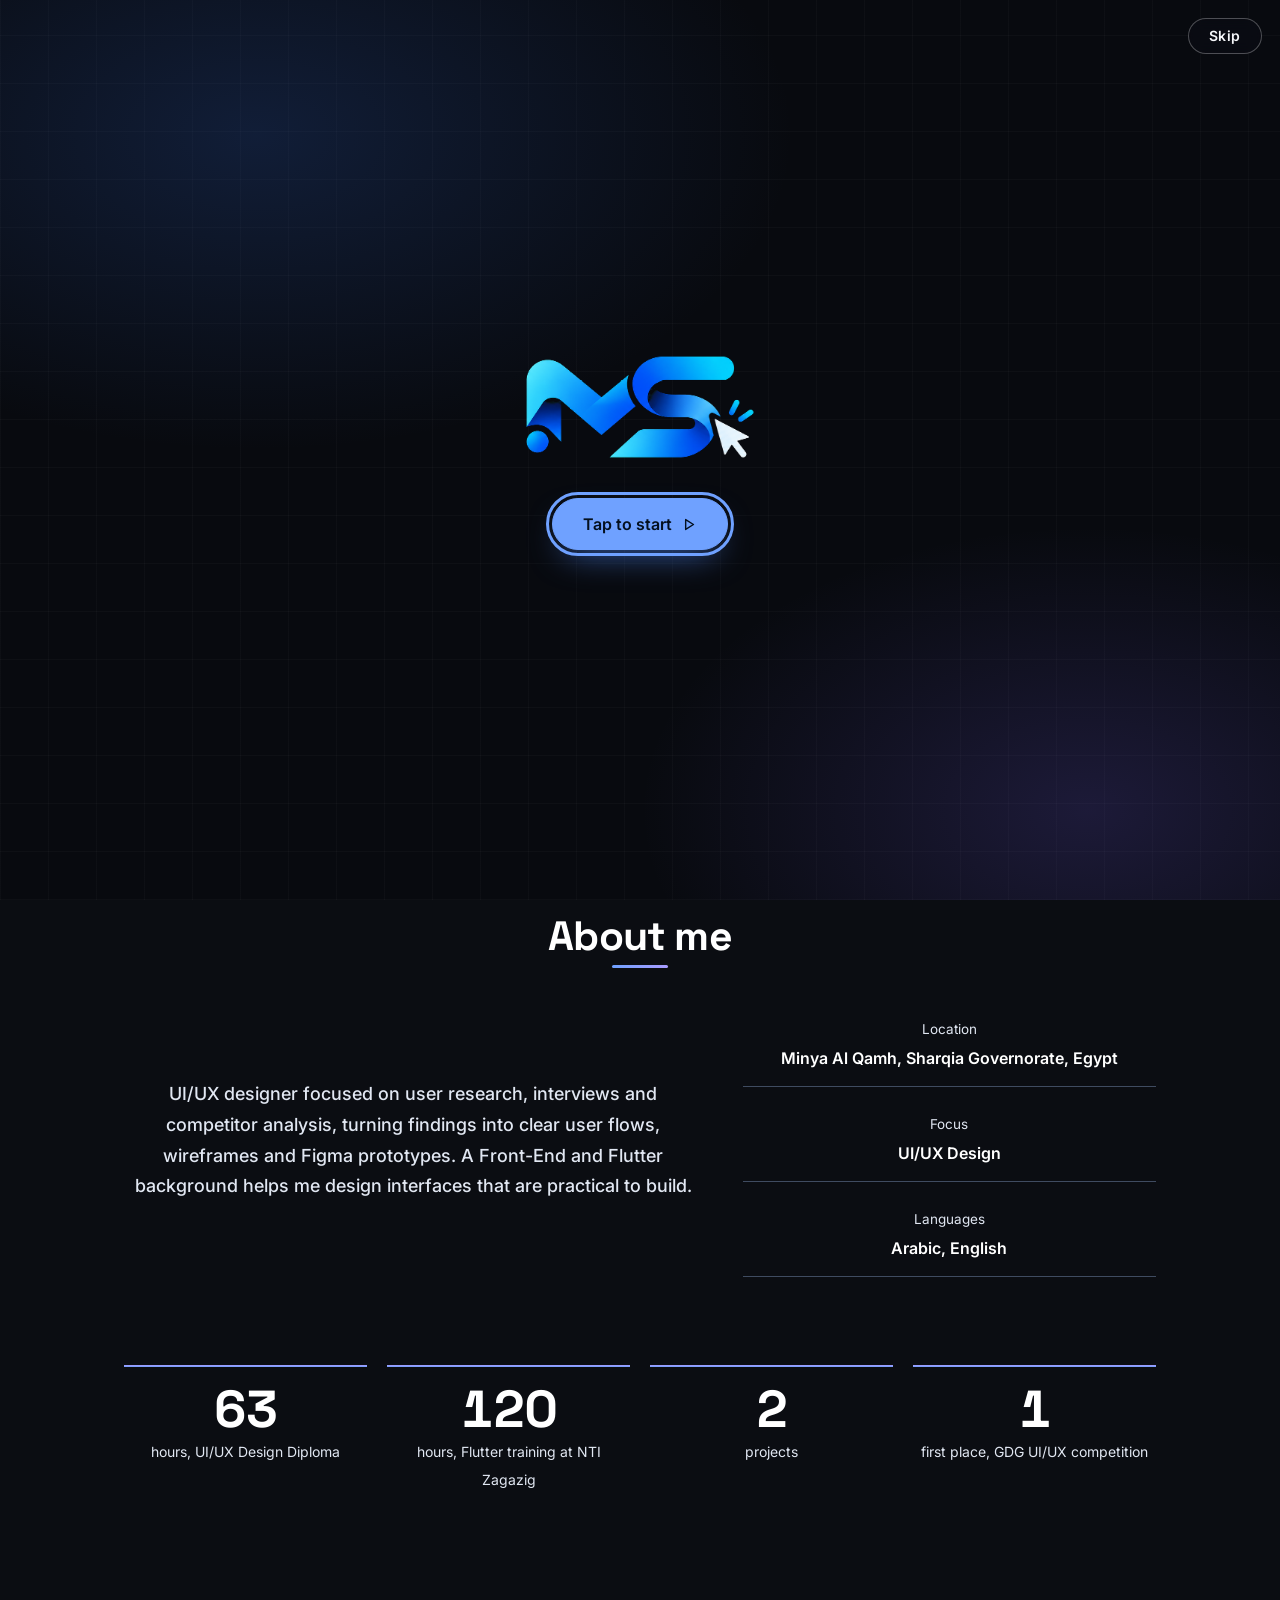
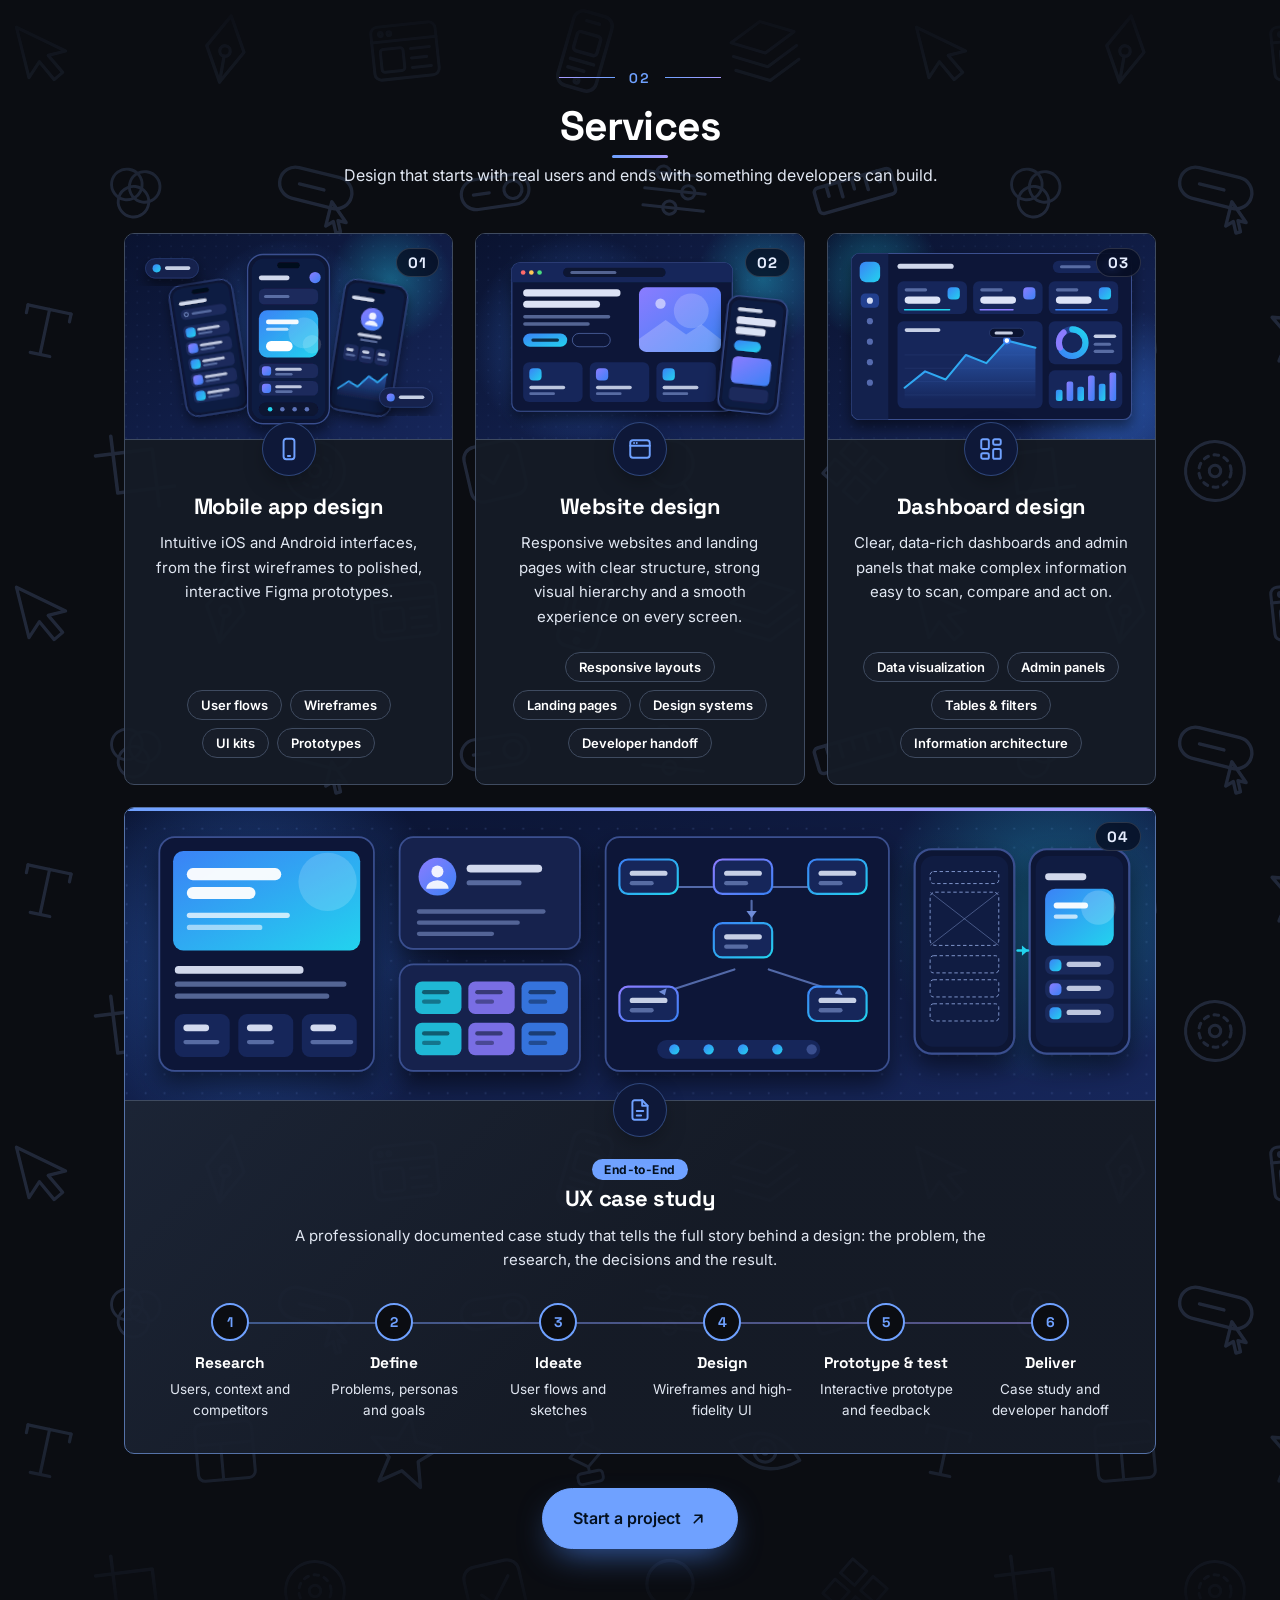
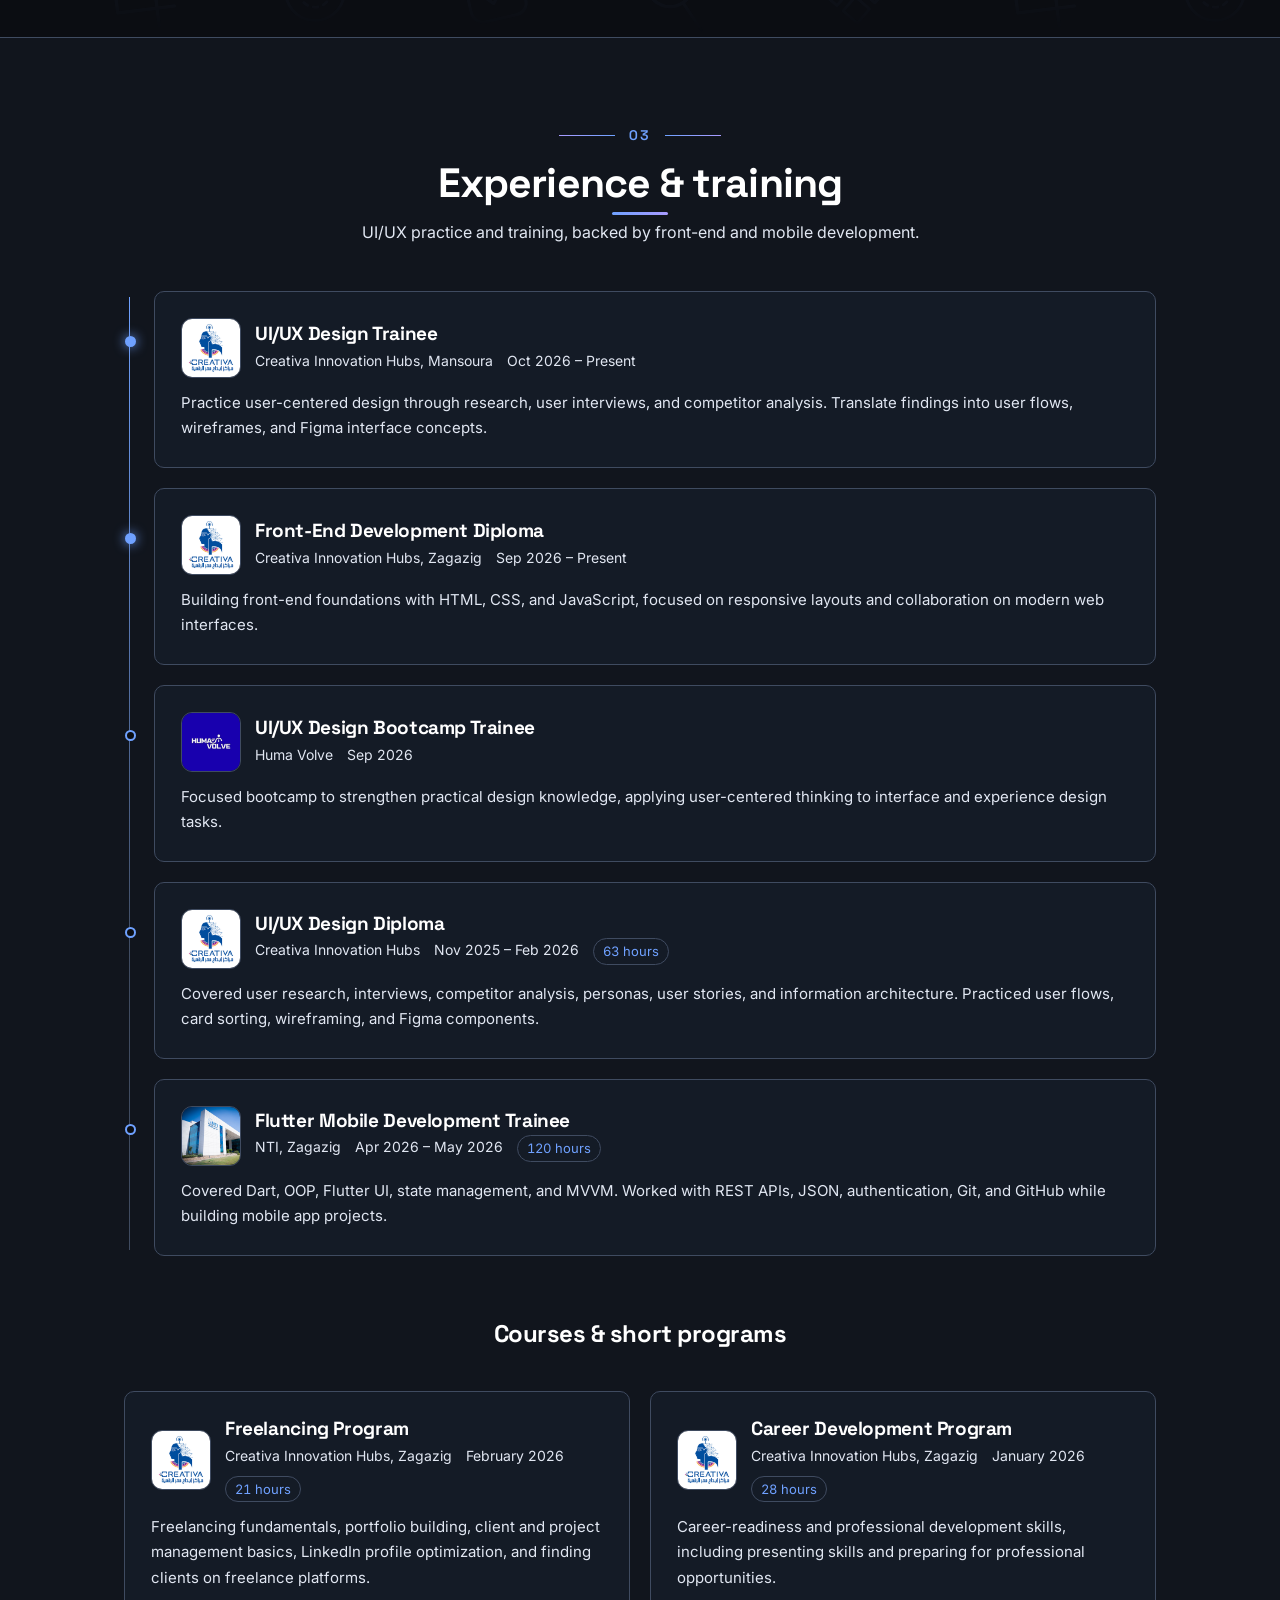
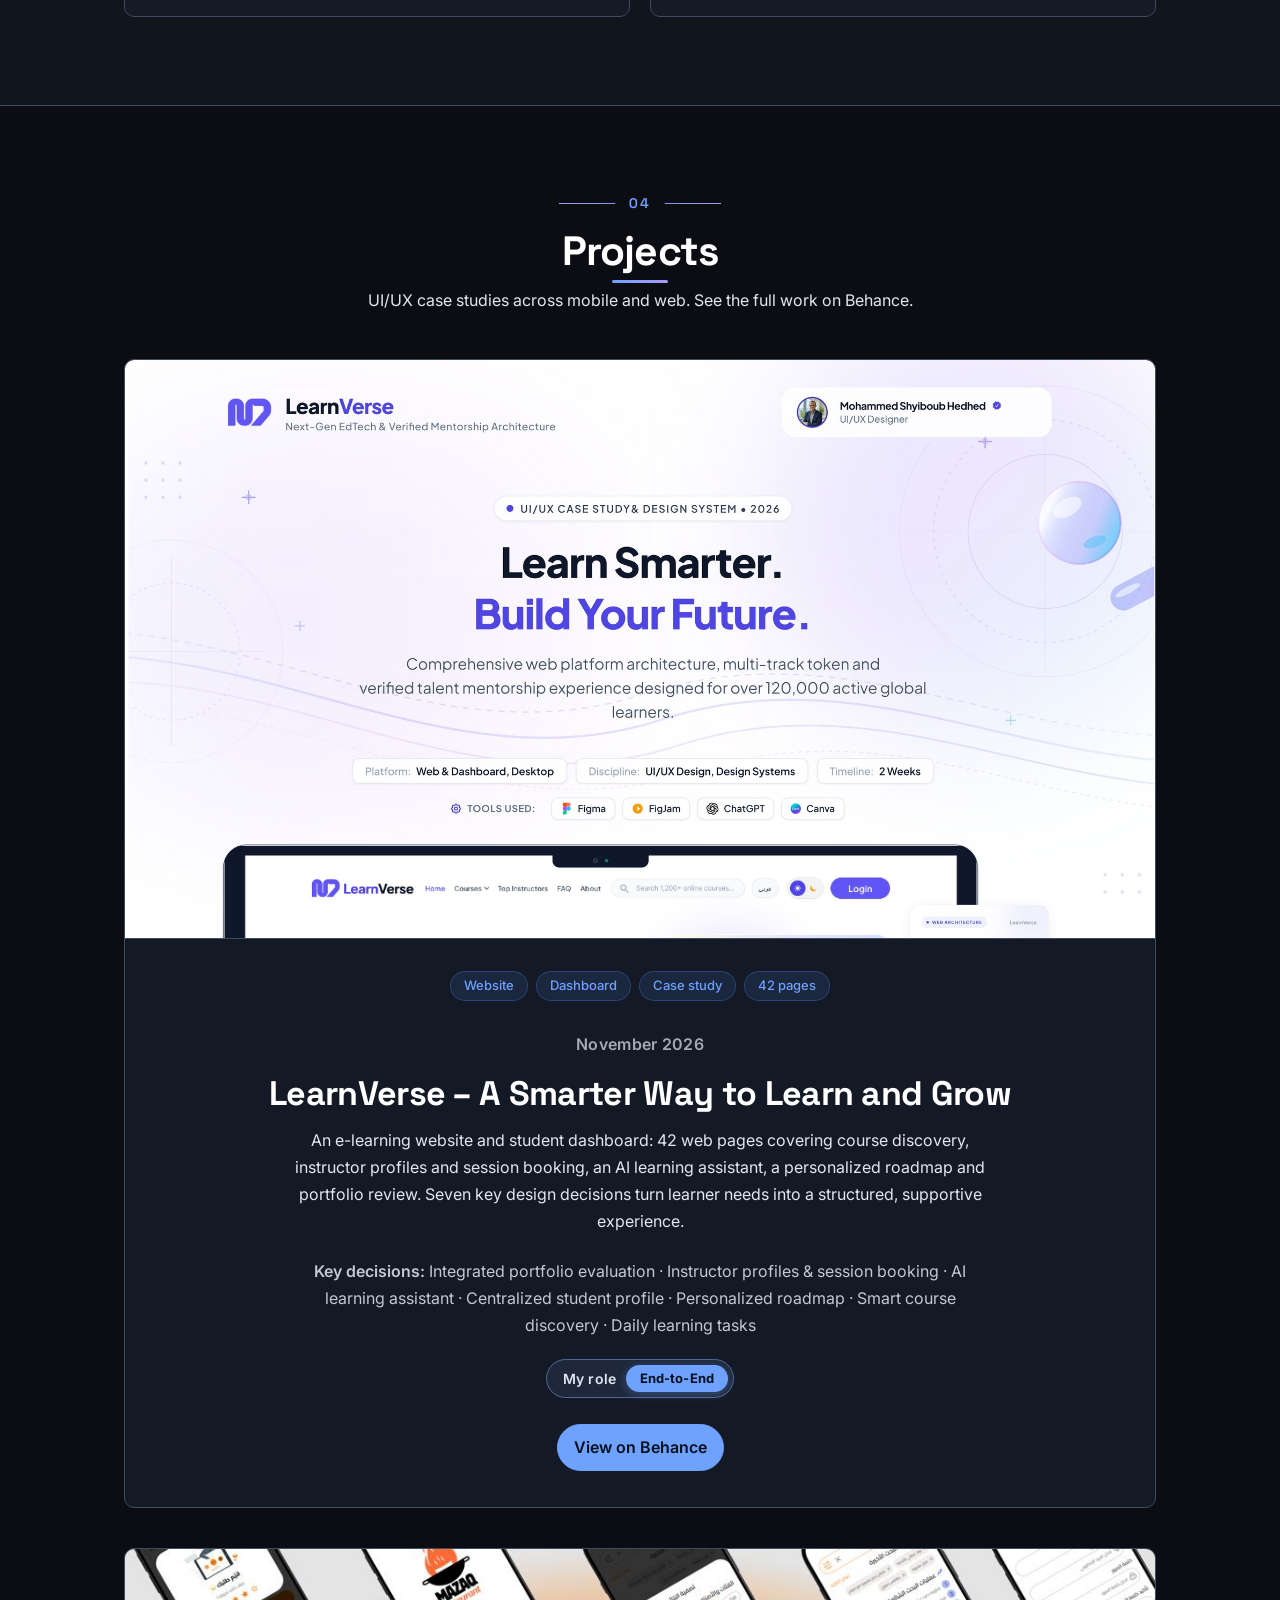
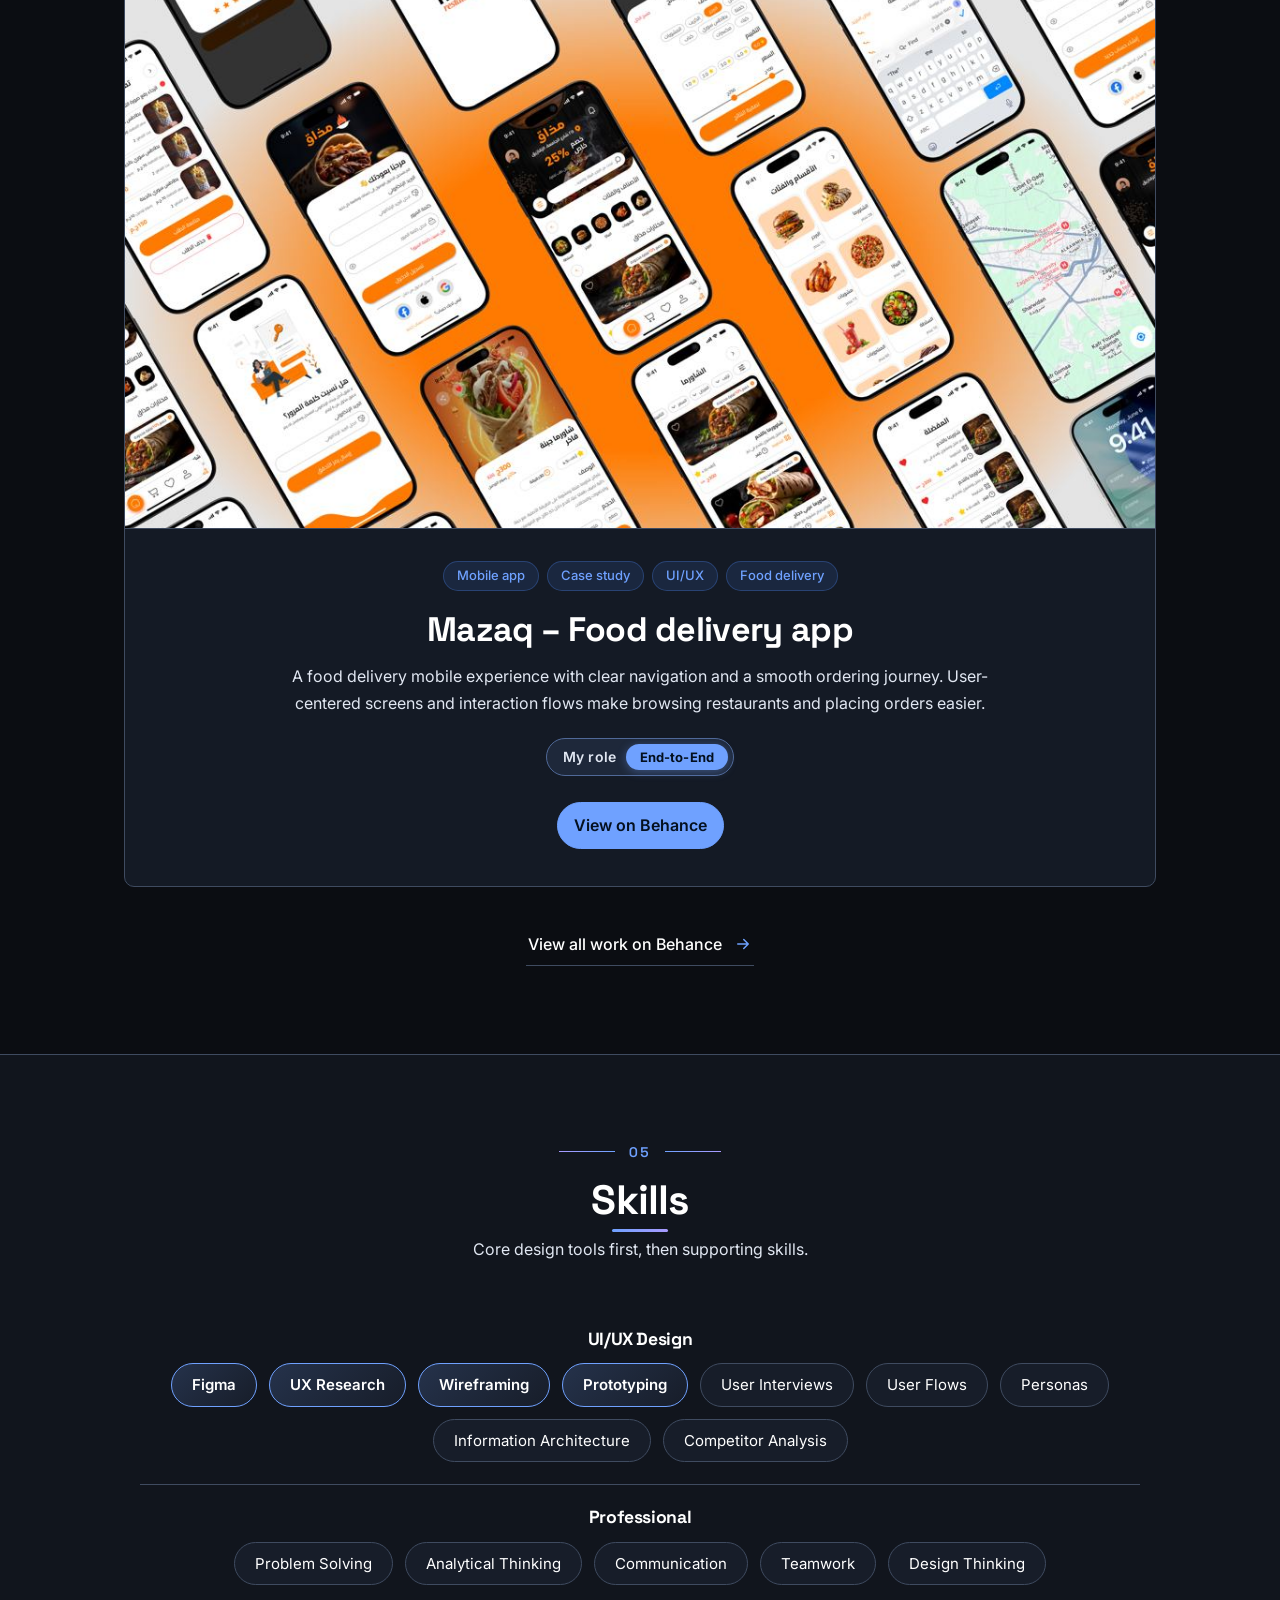
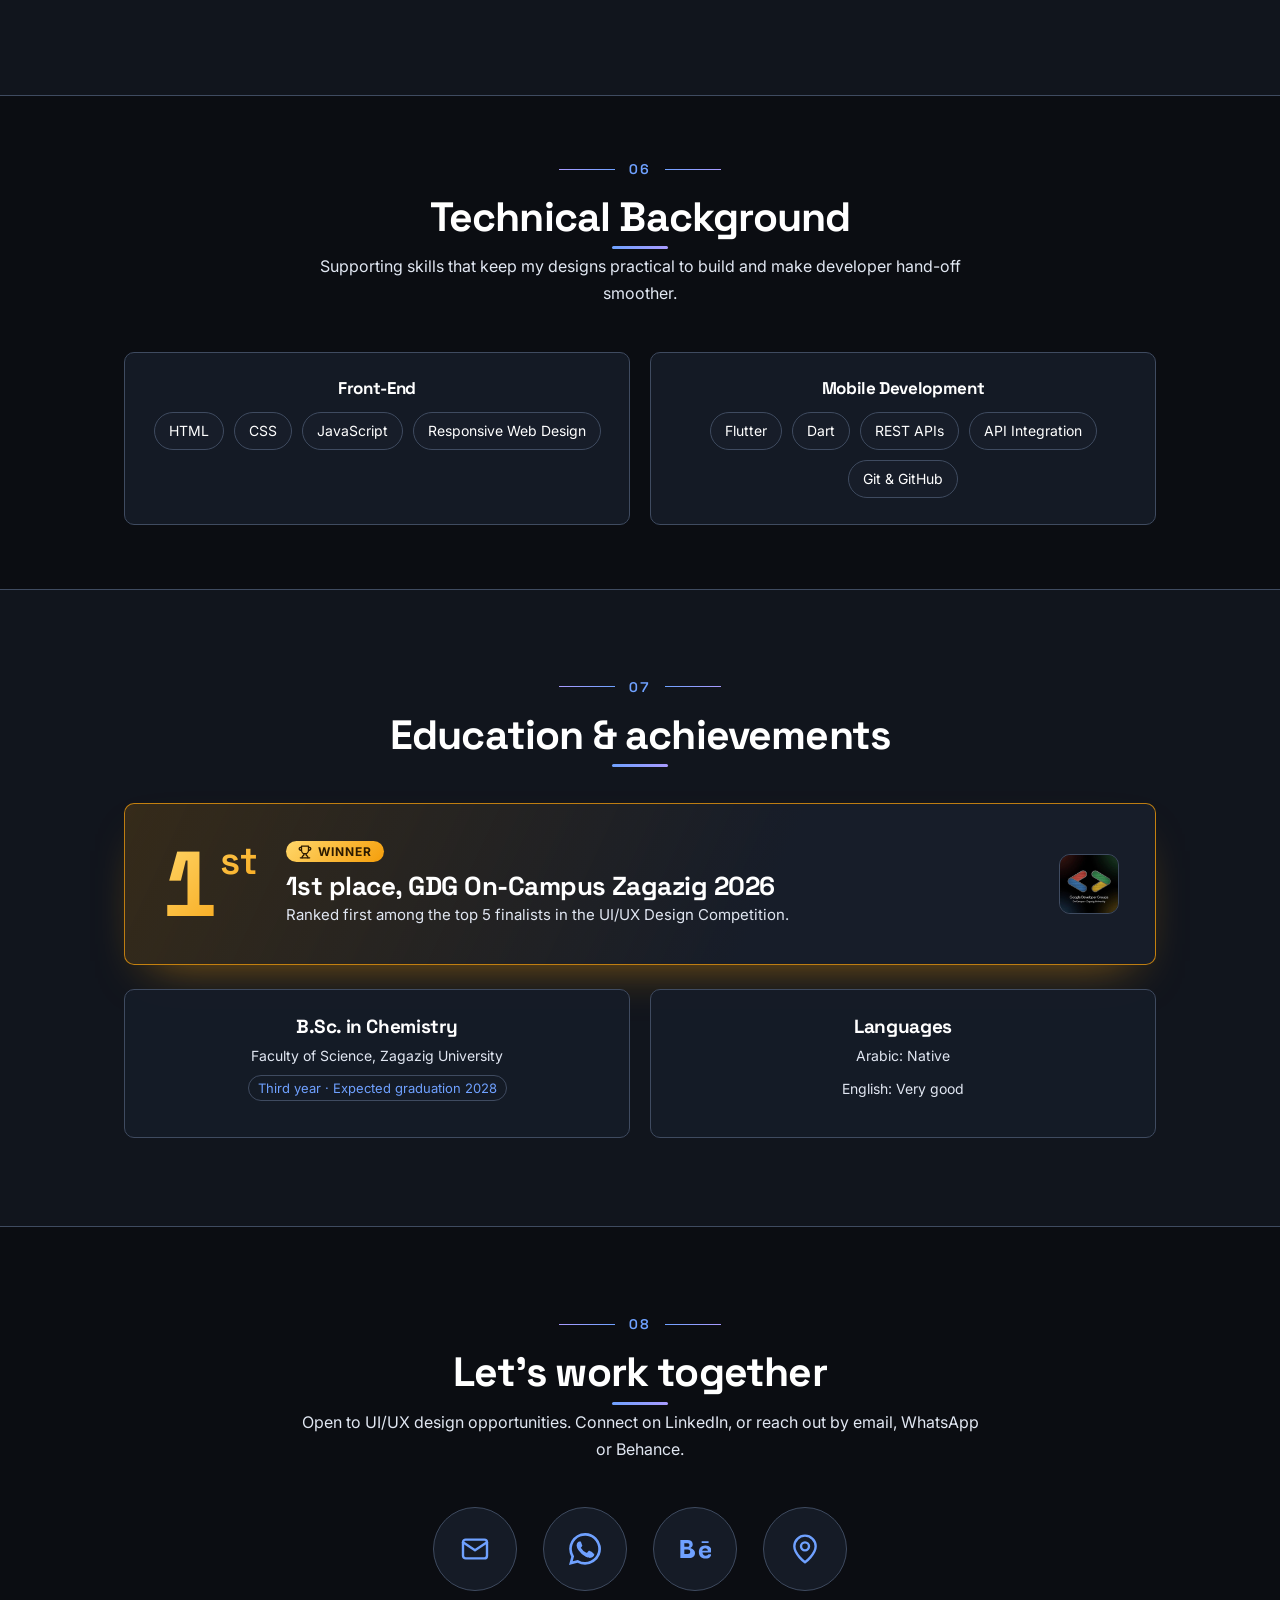
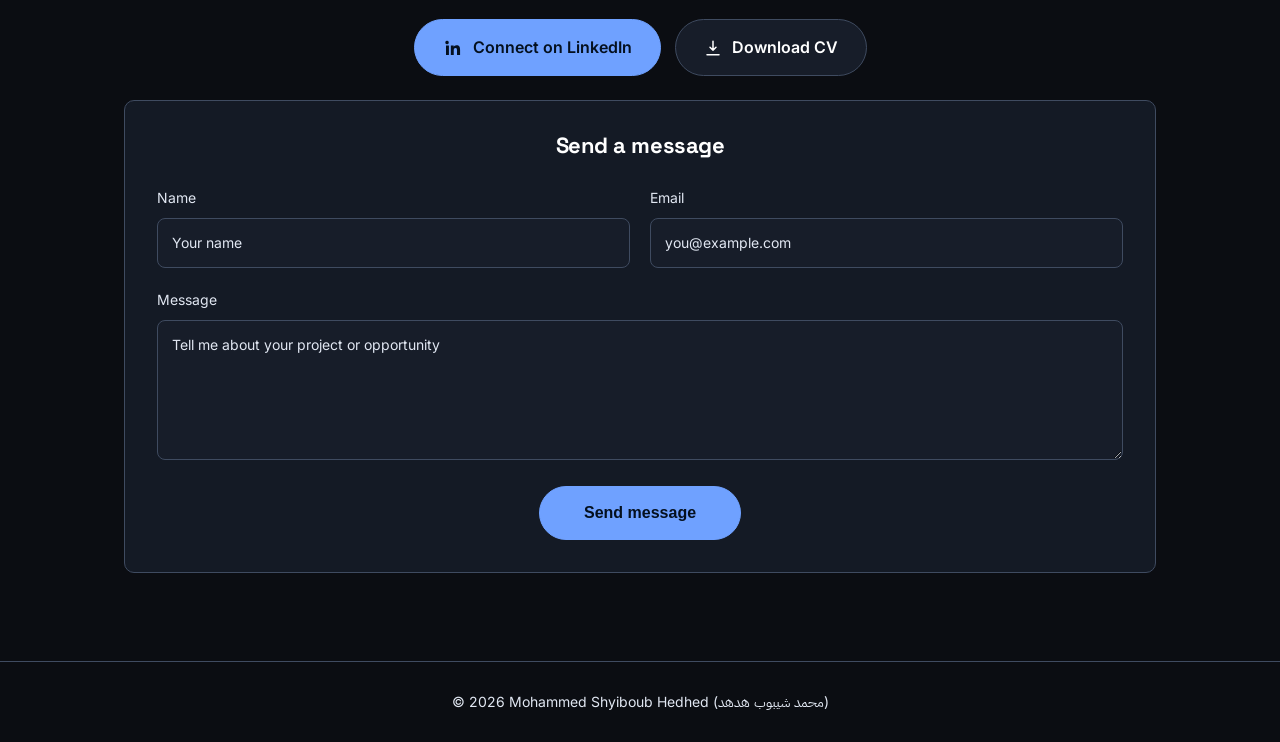
<file: index.html>
<!doctype html>
<html lang="en" dir="ltr">
  <head>
    <meta name="google-site-verification" content="I2OF4bAolWEwbGdU4BHwBPYQkg1iwnmEWLjPMKQoPrQ" />
    <meta charset="utf-8" />
    <meta name="viewport" content="width=device-width, initial-scale=1, viewport-fit=cover" />
    <meta name="color-scheme" content="dark light" />
    <meta name="theme-color" content="#0B0D12" />

    <!-- ========== START: Theme (runs before the page paints, so there is no light flash) ==========
     Dark is the default. Light is used only if the visitor picked it with the toggle button. -->
    <script>
      (function () {
        var t = "dark";
        try {
          var s = localStorage.getItem("theme");
          if (s === "light" || s === "dark") t = s;
        } catch (e) {}
        document.documentElement.setAttribute("data-theme", t);
        if (t === "light") {
          var m = document.querySelector('meta[name="theme-color"]');
          if (m) m.setAttribute("content", "#F6F8FC");
        }
      })();
    </script>
    <!-- ========== END: Theme ========== -->

    <!-- ========== START: SEO (generated by build.js from seo.config.json; edit the config, not the output) ========== -->
    <title>Mohammed Shyiboub Hedhed | UI/UX Designer in Egypt</title>
<meta name="description" content="Mohamed Shyiboub Hedhed is a UI/UX Designer in Egypt specializing in UX Research, User Interface Design, Wireframing, Prototyping and Figma. محمد شيبوب مصمم واجهات وتجربة مستخدم.">
<meta name="keywords" content="Mohammed Shyiboub, Mohamed Shyiboub, Mohammed Shyiboub Hedhed, Mohammed Shyiboub portfolio, UI/UX designer Egypt, Figma designer, UX research, Wireframing, Prototyping, Sharqia">
<meta name="author" content="Mohammed Shyiboub Hedhed">
<meta name="robots" content="index,follow,max-image-preview:large,max-snippet:-1">
<link rel="canonical" href="https://YOUR-DOMAIN.com/">
<link rel="alternate" hreflang="en" href="https://YOUR-DOMAIN.com/">
<link rel="alternate" hreflang="ar" href="https://YOUR-DOMAIN.com/ar/">
<link rel="alternate" hreflang="x-default" href="https://YOUR-DOMAIN.com/">
<meta property="og:type" content="website">
<meta property="og:site_name" content="Mohammed Shyiboub Hedhed – Portfolio">
<meta property="og:title" content="Mohammed Shyiboub Hedhed | UI/UX Designer in Egypt">
<meta property="og:description" content="Mohamed Shyiboub Hedhed is a UI/UX Designer in Egypt specializing in UX Research, User Interface Design, Wireframing, Prototyping and Figma. محمد شيبوب مصمم واجهات وتجربة مستخدم.">
<meta property="og:url" content="https://YOUR-DOMAIN.com/">
<meta property="og:locale" content="en_US">
<meta property="og:locale:alternate" content="ar_EG">
<meta property="og:image" content="https://YOUR-DOMAIN.com/assets/images/profile.jpg">
<meta property="og:image:width" content="520">
<meta property="og:image:height" content="520">
<meta property="og:image:alt" content="Mohammed Shyiboub Hedhed, UI/UX designer">
<meta name="twitter:card" content="summary">
<meta name="twitter:title" content="Mohammed Shyiboub Hedhed | UI/UX Designer in Egypt">
<meta name="twitter:description" content="Mohamed Shyiboub Hedhed is a UI/UX Designer in Egypt specializing in UX Research, User Interface Design, Wireframing, Prototyping and Figma. محمد شيبوب مصمم واجهات وتجربة مستخدم.">
<meta name="twitter:image" content="https://YOUR-DOMAIN.com/assets/images/profile.jpg">
<link rel="icon" href="assets/favicon.svg" type="image/svg+xml">
<link rel="icon" href="assets/favicon-48.png" type="image/png" sizes="48x48">
<link rel="apple-touch-icon" href="assets/apple-touch-icon.png">
<script type="application/ld+json">{"@context":"https://schema.org","@graph":[{"@type":"Person","@id":"https://YOUR-DOMAIN.com/#person","name":"Mohammed Shyiboub Hedhed","alternateName":["Mohamed Shyiboub","Mohammed Shyiboub","Mohamed Shyiboub Hedhed","محمد شيبوب"],"jobTitle":"UI/UX Designer","description":"Mohamed Shyiboub Hedhed is a UI/UX Designer in Egypt specializing in UX Research, User Interface Design, Wireframing, Prototyping and Figma. محمد شيبوب مصمم واجهات وتجربة مستخدم.","url":"https://YOUR-DOMAIN.com/","image":"https://YOUR-DOMAIN.com/assets/images/profile.jpg","sameAs":["https://www.linkedin.com/in/mohammed-shyiboub-hedhed","https://www.behance.net/mohammeshyibou"],"address":{"@type":"PostalAddress","addressLocality":"Minya Al Qamh","addressRegion":"Sharqia","addressCountry":"EG"},"knowsAbout":["Figma","UX Research","Wireframing","Prototyping","User Interviews","User Flows","Personas","Information Architecture","Competitor Analysis","HTML","CSS","JavaScript","Responsive Web Design","Flutter","Dart","REST APIs","API Integration","Git & GitHub"],"knowsLanguage":["ar","en"]},{"@type":"WebSite","@id":"https://YOUR-DOMAIN.com/#website","url":"https://YOUR-DOMAIN.com/","name":"Mohammed Shyiboub Hedhed – Portfolio","inLanguage":"en","publisher":{"@id":"https://YOUR-DOMAIN.com/#person"}},{"@type":"ProfilePage","@id":"https://YOUR-DOMAIN.com/#profile","url":"https://YOUR-DOMAIN.com/","name":"Mohammed Shyiboub Hedhed | UI/UX Designer in Egypt","description":"Mohamed Shyiboub Hedhed is a UI/UX Designer in Egypt specializing in UX Research, User Interface Design, Wireframing, Prototyping and Figma. محمد شيبوب مصمم واجهات وتجربة مستخدم.","inLanguage":"en","isPartOf":{"@id":"https://YOUR-DOMAIN.com/#website"},"mainEntity":{"@id":"https://YOUR-DOMAIN.com/#person"},"primaryImageOfPage":"https://YOUR-DOMAIN.com/assets/images/profile.jpg"},{"@type":"CreativeWork","name":"LearnVerse – A Smarter Way to Learn and Grow","datePublished":"2026-11","description":"An e-learning website and student dashboard: 42 web pages covering course discovery, instructor profiles and session booking, an AI learning assistant, a personalized roadmap and portfolio review. Seven key design decisions turn learner needs into a structured, supportive experience.","inLanguage":"en","author":{"@id":"https://YOUR-DOMAIN.com/#person"},"url":"https://www.behance.net/gallery/258550841/LearnVerse-A-Smarter-Way-to-Learn-and-Grow"},{"@type":"CreativeWork","name":"Mazaq – Food delivery app","description":"A food delivery mobile experience with clear navigation and a smooth ordering journey. User-centered screens and interaction flows make browsing restaurants and placing orders easier.","inLanguage":"en","author":{"@id":"https://YOUR-DOMAIN.com/#person"},"url":"https://www.behance.net/gallery/251943223/Mazaq-Food-Delivery-App-UXUI-Case-Study"}]}</script>
    <!-- ========== END: SEO ========== -->

    <!-- ========== START: Fonts ==========
     Inter + Space Grotesk for English, IBM Plex Sans Arabic for Arabic. -->
    <link rel="preconnect" href="https://fonts.googleapis.com" />
    <link
      href="https://fonts.googleapis.com/css2?family=Inter:wght@400;500;600;700&family=Space+Grotesk:wght@500;600;700&family=IBM+Plex+Sans+Arabic:wght@400;500;600;700&display=swap"
      rel="stylesheet"
    />
    <!-- ========== END: Fonts ========== -->

    <!-- ========== START: Stylesheet ==========
     All visual styling lives in css/style.css. -->
    <link rel="stylesheet" href="css/style.css" />
    <link rel="stylesheet" href="css/v2.css" />
    <!-- ========== END: Stylesheet ========== -->
    <noscript
      ><style>
        .rv {
          opacity: 1 !important;
          transform: none !important;
        }
        .curtain {
          display: none !important;
        }
        .chips span,
        .pt span {
          opacity: 1 !important;
          transform: none !important;
        }
      </style></noscript
    >
  </head>
  <body>
    <div class="aurora" aria-hidden="true"><i></i><i></i><i></i></div>

    <!-- ========== START: Scroll progress bar ==========
     Thin gradient line at the top that fills as the visitor scrolls down. -->
    <div id="bar"></div>
    <!-- ========== END: Scroll progress bar ========== -->

    <!-- ========== START: Header & navigation ==========
     Sticky top bar: logo, section links, language switch button and mobile menu button. -->
    <header>
      <div class="wrap nav">
        <a href="#home" class="logo"
          ><img
            class="lg-d"
            src="assets/logo.png"
            srcset="assets/logo-sm.png 240w, assets/logo.png 640w"
            sizes="(max-width:480px) 60px, 76px"
            alt=""
            width="76"
            height="36"
            decoding="async" /><img
            class="lg-l"
            src="assets/logo-light.png"
            srcset="assets/logo-light-sm.png 240w, assets/logo-light.png 640w"
            sizes="(max-width:480px) 60px, 76px"
            alt=""
            width="76"
            height="36"
            decoding="async" /><span data-i="brand">Mohammed Shyiboub</span></a>
        <ul class="links" id="links">
          <li class="mo"><a href="#home" data-i="n1">Home</a></li>
          <li><a href="#about" data-i="n2">About</a></li>
          <li><a href="#services" data-i="n8">Services</a></li>
          <li><a href="#experience" data-i="n3">Experience</a></li>
          <li><a href="#projects" data-i="n4">Projects</a></li>
          <li class="mo"><a href="#skills" data-i="n5">Skills</a></li>
          <li class="mo"><a href="#education" data-i="n6">Education</a></li>
          <li><a href="#contact" data-i="n7">Contact</a></li>
        </ul>
        <div class="tools">
          <a class="nav-cta" href="#contact"
            ><span data-i="nCta">Let’s talk</span><i aria-hidden="true"
              ><svg
                viewBox="0 0 24 24"
                width="16"
                height="16"
                fill="none"
                stroke="currentColor"
                stroke-width="2.2"
                stroke-linecap="round"
                stroke-linejoin="round"
                aria-hidden="true"
              >
                <path d="M7 17 17 7M8 7h9v9" /></svg></i
          ></a>
          <div class="seg" dir="ltr"><span class="on" lang="en" aria-current="true">EN</span><a id="lang" href="ar/index.html" hreflang="ar" lang="ar">عربي</a></div>
          <button
            class="btn ico"
            id="theme"
            type="button"
            aria-label="Switch to light mode"
            title="Switch to light mode"
          >
            <svg
              class="i-sun"
              viewBox="0 0 24 24"
              fill="none"
              stroke="currentColor"
              stroke-width="2"
              stroke-linecap="round"
              stroke-linejoin="round"
              aria-hidden="true"
            >
              <circle cx="12" cy="12" r="4" />
              <path
                d="M12 2v2m0 16v2M4.9 4.9l1.4 1.4m11.4 11.4 1.4 1.4M2 12h2m16 0h2M4.9 19.1l1.4-1.4m11.4-11.4 1.4-1.4"
              /></svg
            ><svg
              class="i-moon"
              viewBox="0 0 24 24"
              fill="none"
              stroke="currentColor"
              stroke-width="2"
              stroke-linecap="round"
              stroke-linejoin="round"
              aria-hidden="true"
            >
              <path d="M21 12.8A9 9 0 1 1 11.2 3a7 7 0 0 0 9.8 9.8z" />
            </svg>
          </button>
          <button class="btn" id="menu" aria-label="Menu" aria-expanded="false">☰</button>
        </div>
      </div>
    </header>
    <!-- ========== END: Header & navigation ========== -->

    <!-- ========== START: Intro curtain ==========
     Opening animation: two panels slide away to reveal the page. -->
    <div class="curtain" id="cur0" aria-hidden="true">
      <i></i><i></i
      ><b
        ><img class="lg-d" src="assets/logo.png" alt="" width="320" height="152" /><img
          class="lg-l"
          src="assets/logo-light.png"
          alt=""
          width="320"
          height="152"
      /></b>
    </div>
    <!-- ========== END: Intro curtain ========== -->

    <!-- ========== START: Intro video ==========
     LIVE intro (HTML/CSS/JS, no video file): plays right after the splash curtain, with sound (assets/audio/intro-voice.mp3).
     Logic: js/intro.js - styles: end of css/v2.css ("Live intro"). Add ?intro=0 to the address to skip it. -->
    <div class="introv" id="iv" role="dialog" aria-label="UI/UX intro" hidden>
      <div class="ivstage" id="ivst"></div>
      <audio id="iva" preload="auto"></audio>
      <div class="ivbar"><button class="ivs" id="ivs" type="button">Skip</button></div>
    </div>
    <!-- ========== END: Intro video ========== -->

    <!-- ========== START: Cursor glow ==========
     Soft light that follows the mouse (desktop only). -->
    <div class="cur" id="glow"></div>
    <!-- ========== END: Cursor glow ========== -->

    <main>
      <!-- ========== START: Hero section (#home) ==========
     First screen: name, role, rotating text, buttons, profile photo with floating tags, particle canvas and glowing orbs. -->
      <section class="hero" id="home">
        <canvas id="fx"></canvas><i class="orb o1"></i><i class="orb o2"></i>
        <div class="wrap hgrid">
          <div>
            <!-- START: Availability badge: green pulsing dot + "Available for UI/UX opportunities" -->
            <div class="avail" role="status">
              <i aria-hidden="true"></i><span data-i="av">Available for UI/UX opportunities</span>
            </div>
            <!-- END: Availability badge -->
            <div class="sel">
              <b></b><b></b><b></b><b></b>
              <h1 data-i="name">Mohammed Shyiboub Hedhed</h1>
              <em data-i="hug">UI/UX Designer</em>
            </div>
            <p class="rot"><span id="rot">User research</span></p>
            <p class="lead" data-i="lead">I turn user research into clear flows, wireframes and Figma prototypes that are practical to build.</p>
            <div class="cta">
              <a class="btn pri big" href="#projects"
                ><span class="t-l" data-i="c1">View my case studies</span><span class="t-s" data-i="c1s">Case studies</span><svg
                  class="ar"
                  viewBox="0 0 24 24"
                  width="18"
                  height="18"
                  fill="none"
                  stroke="currentColor"
                  stroke-width="2"
                  stroke-linecap="round"
                  stroke-linejoin="round"
                  aria-hidden="true"
                >
                  <path d="M5 12h14m-6-6 6 6-6 6" /></svg></a
              ><a class="btn out big" href="#contact"
                ><span class="t-l" data-i="c2">Let’s work together</span><span class="t-s" data-i="nCta">Let’s talk</span></a
              ><a
                class="btn big"
                href="assets/Mohammed_Shyiboub_Hedhed_CV.pdf"
                download="Mohammed_Shyiboub_Hedhed_CV.pdf"
                ><svg
                  class="dl"
                  viewBox="0 0 24 24"
                  width="17"
                  height="17"
                  fill="none"
                  stroke="currentColor"
                  stroke-width="2"
                  stroke-linecap="round"
                  stroke-linejoin="round"
                  aria-hidden="true"
                >
                  <path d="M12 3v12m0 0-4-4m4 4 4-4M4 21h16" /></svg
                ><span class="t-l" data-i="dCV">Download CV</span><span class="t-s" data-i="dCVs">CV</span></a>
            </div>
          </div>
          <div class="photo">
            <div class="aura" aria-hidden="true"><i class="g1"></i><i class="g2"></i></div>
            <div class="orbit" aria-hidden="true"><i></i><i></i><i></i></div>
            <span class="fl f1">Figma</span><span class="fl f2" data-i="fl4">User Flows</span><span class="fl f3" data-i="fl3">Prototyping</span><img
              src="assets/images/profile.jpg"
              alt="Mohammed Shyiboub Hedhed, UI/UX designer"
              width="300"
              height="320"
            />
          </div>
        </div>
        <span class="sc" aria-hidden="true"></span>
      </section>
      <!-- ========== END: Hero section (#home) ========== -->

      <!-- ========== START: Skills marquee ==========
     Two rows of skill chips scrolling endlessly; filled by main.js. -->
      <div class="mq" dir="ltr">
        <div class="mt" id="m1"><span>Figma</span><span>UX Research</span><span>Wireframing</span><span>Prototyping</span><span>User Interviews</span><span>User Flows</span><span>Personas</span><span>Information Architecture</span><span>Competitor Analysis</span><span>Figma</span><span>UX Research</span><span>Wireframing</span><span>Prototyping</span><span>User Interviews</span><span>User Flows</span><span>Personas</span><span>Information Architecture</span><span>Competitor Analysis</span><span>Figma</span><span>UX Research</span><span>Wireframing</span><span>Prototyping</span><span>User Interviews</span><span>User Flows</span><span>Personas</span><span>Information Architecture</span><span>Competitor Analysis</span><span>Figma</span><span>UX Research</span><span>Wireframing</span><span>Prototyping</span><span>User Interviews</span><span>User Flows</span><span>Personas</span><span>Information Architecture</span><span>Competitor Analysis</span></div>
        <div class="mt rv2" id="m2"><span>Problem Solving</span><span>Analytical Thinking</span><span>Communication</span><span>Teamwork</span><span>Design Thinking</span><span>Problem Solving</span><span>Analytical Thinking</span><span>Communication</span><span>Teamwork</span><span>Design Thinking</span><span>Problem Solving</span><span>Analytical Thinking</span><span>Communication</span><span>Teamwork</span><span>Design Thinking</span><span>Problem Solving</span><span>Analytical Thinking</span><span>Communication</span><span>Teamwork</span><span>Design Thinking</span><span>Problem Solving</span><span>Analytical Thinking</span><span>Communication</span><span>Teamwork</span><span>Design Thinking</span><span>Problem Solving</span><span>Analytical Thinking</span><span>Communication</span><span>Teamwork</span><span>Design Thinking</span></div>
      </div>
      <!-- ========== END: Skills marquee ========== -->

      <!-- ========== START: About section (#about) ==========
     Short bio on the left and quick facts (location, focus, languages) on the right. -->
      <section id="about">
        <div class="wrap">
          <div class="sh rv">
            <div class="num" aria-hidden="true"><b>01</b><i></i></div>
            <h2 data-i="aT">About me</h2>
          </div>
          <div class="about rv">
            <div><p data-i="aP">UI/UX designer focused on user research, interviews and competitor analysis, turning findings into clear user flows, wireframes and Figma prototypes. A Front-End and Flutter background helps me design interfaces that are practical to build.</p></div>
            <div class="facts">
              <div><span data-i="fL">Location</span><b data-i="fLv">Minya Al Qamh, Sharqia Governorate, Egypt</b></div>
              <div><span data-i="fR">Focus</span><b data-i="fRv">UI/UX Design</b></div>

              <div><span data-i="fG">Languages</span><b data-i="fGv">Arabic, English</b></div>
            </div>
          </div>
        </div>
      </section>
      <!-- ========== END: About section (#about) ========== -->

      <!-- ========== START: Stats strip ==========
     Three animated counters: diploma hours, case studies and first place. -->
      <section class="stb">
        <div class="wrap stats rv">
          <div><b data-n="63" aria-label="63">63</b><span data-i="s1">hours, UI/UX Design Diploma</span></div>
          <div><b data-n="120" aria-label="120">120</b><span data-i="sF">hours, Flutter training at NTI Zagazig</span></div>
          <div><b data-n="2" aria-label="2">2</b><span data-i="s2">projects</span></div>
          <div><b data-n="1" aria-label="1">1</b><span data-i="s3">first place, GDG UI/UX competition</span></div>
        </div>
      </section>
      <!-- ========== END: Stats strip ========== -->

      <!-- ========== START: Services section (#services) ==========
     Four services in this order: mobile app design, website design, dashboard design, UX case study. -->
      <section id="services">
        <div class="wrap">
          <div class="sh rv">
            <div class="num" aria-hidden="true"><b>02</b><i></i></div>
            <h2 data-i="vT">Services</h2>
            <p data-i="vS">Design that starts with real users and ends with something developers can build.</p>
          </div>
          <div class="svgrid">
            <article class="card sv rv">
              <div class="svimg">
                <img
                  src="assets/services/mobile.svg"
                  alt=""
                  width="640"
                  height="400"
                  loading="lazy"
                />
              </div>
              <span class="svn" aria-hidden="true">01</span>
              <div class="svi">
                <svg
                  viewBox="0 0 24 24"
                  width="26"
                  height="26"
                  fill="none"
                  stroke="currentColor"
                  stroke-width="1.8"
                  stroke-linecap="round"
                  stroke-linejoin="round"
                  aria-hidden="true"
                >
                  <rect x="7" y="2.5" width="10" height="19" rx="2.5" />
                  <path d="M11 18.5h2" />
                </svg>
              </div>
              <h3 data-i="v1T">Mobile app design</h3>
              <p data-i="v1D">Intuitive iOS and Android interfaces, from the first wireframes to polished, interactive Figma prototypes.</p>
              <div class="svt">
                <span data-i="v1a">User flows</span><span data-i="v1b">Wireframes</span><span data-i="v1c">UI kits</span><span data-i="v1d">Prototypes</span>
              </div>
            </article>
            <article class="card sv rv">
              <div class="svimg">
                <img
                  src="assets/services/website.svg"
                  alt=""
                  width="640"
                  height="400"
                  loading="lazy"
                />
              </div>
              <span class="svn" aria-hidden="true">02</span>
              <div class="svi">
                <svg
                  viewBox="0 0 24 24"
                  width="26"
                  height="26"
                  fill="none"
                  stroke="currentColor"
                  stroke-width="1.8"
                  stroke-linecap="round"
                  stroke-linejoin="round"
                  aria-hidden="true"
                >
                  <rect x="3" y="4" width="18" height="16" rx="2.5" />
                  <path d="M3 9h18M6.5 6.5h.01M9 6.5h.01" />
                </svg>
              </div>
              <h3 data-i="v2T">Website design</h3>
              <p data-i="v2D">Responsive websites and landing pages with clear structure, strong visual hierarchy and a smooth experience on every screen.</p>
              <div class="svt">
                <span data-i="v2a">Responsive layouts</span><span data-i="v2b">Landing pages</span><span data-i="v2c">Design systems</span><span data-i="v2d">Developer handoff</span>
              </div>
            </article>
            <article class="card sv rv">
              <div class="svimg">
                <img
                  src="assets/services/dashboard.svg"
                  alt=""
                  width="640"
                  height="400"
                  loading="lazy"
                />
              </div>
              <span class="svn" aria-hidden="true">03</span>
              <div class="svi">
                <svg
                  viewBox="0 0 24 24"
                  width="26"
                  height="26"
                  fill="none"
                  stroke="currentColor"
                  stroke-width="1.8"
                  stroke-linecap="round"
                  stroke-linejoin="round"
                  aria-hidden="true"
                >
                  <rect x="3" y="3" width="7" height="9" rx="1.5" />
                  <rect x="14" y="3" width="7" height="5" rx="1.5" />
                  <rect x="14" y="12" width="7" height="9" rx="1.5" />
                  <rect x="3" y="16" width="7" height="5" rx="1.5" />
                </svg>
              </div>
              <h3 data-i="v3T">Dashboard design</h3>
              <p data-i="v3D">Clear, data-rich dashboards and admin panels that make complex information easy to scan, compare and act on.</p>
              <div class="svt">
                <span data-i="v3a">Data visualization</span><span data-i="v3b">Admin panels</span><span data-i="v3c">Tables &amp; filters</span><span data-i="v3d">Information architecture</span>
              </div>
            </article>
            <article class="card sv sv4 rv">
              <div class="svimg">
                <img
                  src="assets/services/case-study.svg"
                  alt=""
                  width="1200"
                  height="340"
                  loading="lazy"
                />
              </div>
              <span class="svn" aria-hidden="true">04</span>
              <div class="sv4h">
                <div class="svi">
                  <svg
                    viewBox="0 0 24 24"
                    width="26"
                    height="26"
                    fill="none"
                    stroke="currentColor"
                    stroke-width="1.8"
                    stroke-linecap="round"
                    stroke-linejoin="round"
                    aria-hidden="true"
                  >
                    <path d="M14 3H7a2 2 0 0 0-2 2v14a2 2 0 0 0 2 2h10a2 2 0 0 0 2-2V8z" />
                    <path d="M14 3v5h5M9 13h6M9 17h4" />
                  </svg>
                </div>
                <div>
                  <span class="svb" data-i="vB">End-to-End</span>
                  <h3 data-i="v4T">UX case study</h3>
                </div>
              </div>
              <p data-i="v4D">A professionally documented case study that tells the full story behind a design: the problem, the research, the decisions and the result.</p>
              <ol class="proc">
                <li>
                  <b aria-hidden="true">1</b>
                  <h4 data-i="vp1">Research</h4>
                  <p data-i="vq1">Users, context and competitors</p>
                </li>
                <li>
                  <b aria-hidden="true">2</b>
                  <h4 data-i="vp2">Define</h4>
                  <p data-i="vq2">Problems, personas and goals</p>
                </li>
                <li>
                  <b aria-hidden="true">3</b>
                  <h4 data-i="vp3">Ideate</h4>
                  <p data-i="vq3">User flows and sketches</p>
                </li>
                <li>
                  <b aria-hidden="true">4</b>
                  <h4 data-i="vp4">Design</h4>
                  <p data-i="vq4">Wireframes and high-fidelity UI</p>
                </li>
                <li>
                  <b aria-hidden="true">5</b>
                  <h4 data-i="vp5">Prototype &amp; test</h4>
                  <p data-i="vq5">Interactive prototype and feedback</p>
                </li>
                <li>
                  <b aria-hidden="true">6</b>
                  <h4 data-i="vp6">Deliver</h4>
                  <p data-i="vq6">Case study and developer handoff</p>
                </li>
              </ol>
            </article>
          </div>
          <div class="svc rv">
            <a class="btn pri big" href="#contact"
              ><span data-i="vC">Start a project</span><svg
                viewBox="0 0 24 24"
                width="16"
                height="16"
                fill="none"
                stroke="currentColor"
                stroke-width="2.2"
                stroke-linecap="round"
                stroke-linejoin="round"
                aria-hidden="true"
              >
                <path d="M7 17 17 7M8 7h9v9" /></svg
            ></a>
          </div>
        </div>
      </section>
      <!-- ========== END: Services section (#services) ========== -->

      <!-- ========== START: Experience & training section (#experience) ==========
     Timeline and the courses grid; both are filled by main.js from the language files. -->
      <section class="alt" id="experience">
        <div class="wrap">
          <div class="sh rv">
            <div class="num" aria-hidden="true"><b>03</b><i></i></div>
            <h2 data-i="eT">Experience &amp; training</h2>
            <p data-i="eS">UI/UX practice and training, backed by front-end and mobile development.</p>
          </div>
          <div class="tl" id="tl"><div class="card rv now hl"><div class="ch"><img class="lg" src="assets/logos/creativa.png" alt="" width="60" height="60" loading="lazy"><div class="ct"><h3>UI/UX Design Trainee</h3><div class="meta"><span>Creativa Innovation Hubs, Mansoura</span><span>Oct 2026 – Present</span></div></div></div><p>Practice user-centered design through research, user interviews, and competitor analysis. Translate findings into user flows, wireframes, and Figma interface concepts.</p></div><div class="card rv now hl"><div class="ch"><img class="lg" src="assets/logos/creativa.png" alt="" width="60" height="60" loading="lazy"><div class="ct"><h3>Front-End Development Diploma</h3><div class="meta"><span>Creativa Innovation Hubs, Zagazig</span><span>Sep 2026 – Present</span></div></div></div><p>Building front-end foundations with HTML, CSS, and JavaScript, focused on responsive layouts and collaboration on modern web interfaces.</p></div><div class="card rv hl"><div class="ch"><img class="lg" src="assets/logos/humavolve.png" alt="" width="60" height="60" loading="lazy"><div class="ct"><h3>UI/UX Design Bootcamp Trainee</h3><div class="meta"><span>Huma Volve</span><span>Sep 2026</span></div></div></div><p>Focused bootcamp to strengthen practical design knowledge, applying user-centered thinking to interface and experience design tasks.</p></div><div class="card rv hl"><div class="ch"><img class="lg" src="assets/logos/creativa.png" alt="" width="60" height="60" loading="lazy"><div class="ct"><h3>UI/UX Design Diploma</h3><div class="meta"><span>Creativa Innovation Hubs</span><span>Nov 2025 – Feb 2026</span><span class="tag"><span class="cn" data-c="63">63</span> hours</span></div></div></div><p>Covered user research, interviews, competitor analysis, personas, user stories, and information architecture. Practiced user flows, card sorting, wireframing, and Figma components.</p></div><div class="card rv hl"><div class="ch"><img class="lg" src="assets/logos/nti.png" alt="" width="60" height="60" loading="lazy"><div class="ct"><h3>Flutter Mobile Development Trainee</h3><div class="meta"><span>NTI, Zagazig</span><span>Apr 2026 – May 2026</span><span class="tag"><span class="cn" data-c="120">120</span> hours</span></div></div></div><p>Covered Dart, OOP, Flutter UI, state management, and MVVM. Worked with REST APIs, JSON, authentication, Git, and GitHub while building mobile app projects.</p></div></div>
          <div class="sh" style="margin-top: 64px">
            <h3 data-i="cT" style="font-size: 24px">Courses &amp; short programs</h3>
          </div>
          <div class="cols" id="courses"><div class="card rv hl"><div class="ch"><img class="lg" src="assets/logos/creativa.png" alt="" width="60" height="60" loading="lazy"><div class="ct"><h3>Freelancing Program</h3><div class="meta"><span>Creativa Innovation Hubs, Zagazig</span><span>February 2026</span><span class="tag"><span class="cn" data-c="21">21</span> hours</span></div></div></div><p>Freelancing fundamentals, portfolio building, client and project management basics, LinkedIn profile optimization, and finding clients on freelance platforms.</p></div><div class="card rv hl"><div class="ch"><img class="lg" src="assets/logos/creativa.png" alt="" width="60" height="60" loading="lazy"><div class="ct"><h3>Career Development Program</h3><div class="meta"><span>Creativa Innovation Hubs, Zagazig</span><span>January 2026</span><span class="tag"><span class="cn" data-c="28">28</span> hours</span></div></div></div><p>Career-readiness and professional development skills, including presenting skills and preparing for professional opportunities.</p></div></div>
        </div>
      </section>
      <!-- ========== END: Experience & training section (#experience) ========== -->

      <!-- ========== START: Projects section (#projects) ==========
     Two case-study cards (Mazaq and LearnVerse) linking to Behance. -->
      <section id="projects">
        <div class="wrap">
          <div class="sh rv">
            <div class="num" aria-hidden="true"><b>04</b><i></i></div>
            <h2 data-i="pT">Projects</h2>
            <p data-i="pS">UI/UX case studies across mobile and web. See the full work on Behance.</p>
          </div>
          <div class="proj">
            <article class="card rv">
              <a
                class="shot"
                href="https://www.behance.net/gallery/258550841/LearnVerse-A-Smarter-Way-to-Learn-and-Grow"
                target="_blank"
                rel="noopener"
                ><img
                  src="assets/images/project-learnverse.jpg"
                  alt="LearnVerse e-learning website and student dashboard UI/UX"
                  loading="lazy" /><span class="vw" data-i="pV">View case study</span></a>
              <div class="pb">
                <div class="pt" data-t="1"><span>Website</span><span>Dashboard</span><span>Case study</span><span>42 pages</span></div>
                <p class="pdt" data-i="p2Dt">November 2026</p>
                <h3 data-i="p2T">LearnVerse – A Smarter Way to Learn and Grow</h3>
                <p data-i="p2D">An e-learning website and student dashboard: 42 web pages covering course discovery, instructor profiles and session booking, an AI learning assistant, a personalized roadmap and portfolio review. Seven key design decisions turn learner needs into a structured, supportive experience.</p>
                <p class="pk"><b data-i="pKl">Key decisions:</b> <span data-i="p2K">Integrated portfolio evaluation · Instructor profiles &amp; session booking · AI learning assistant · Centralized student profile · Personalized roadmap · Smart course discovery · Daily learning tasks</span></p>
                <p class="prole"><span data-i="pRl">My role</span><b data-i="pRv">End-to-End</b></p>
                <a
                  class="btn pri"
                  href="https://www.behance.net/gallery/258550841/LearnVerse-A-Smarter-Way-to-Learn-and-Grow"
                  target="_blank"
                  rel="noopener"
                  data-i="pB"
                >View on Behance</a>
              </div>
            </article>
            <article class="card rv">
              <a
                class="shot"
                href="https://www.behance.net/gallery/251943223/Mazaq-Food-Delivery-App-UXUI-Case-Study"
                target="_blank"
                rel="noopener"
                ><img
                  src="assets/images/project-mazaq.jpg"
                  alt="Mazaq food delivery app UI/UX screens"
                  loading="lazy" /><span class="vw" data-i="pV">View case study</span></a>
              <div class="pb">
                <div class="pt" data-t="0"><span>Mobile app</span><span>Case study</span><span>UI/UX</span><span>Food delivery</span></div>
                <h3 data-i="p1T">Mazaq – Food delivery app</h3>
                <p data-i="p1D">A food delivery mobile experience with clear navigation and a smooth ordering journey. User-centered screens and interaction flows make browsing restaurants and placing orders easier.</p>
                <p class="prole"><span data-i="pRl">My role</span><b data-i="pRv">End-to-End</b></p>
                <a
                  class="btn pri"
                  href="https://www.behance.net/gallery/251943223/Mazaq-Food-Delivery-App-UXUI-Case-Study"
                  target="_blank"
                  rel="noopener"
                  data-i="pB"
                >View on Behance</a>
              </div>
            </article>
          </div>
          <!-- START: Link to the full Behance profile -->
          <div class="allw rv">
            <a
              class="lnk"
              href="https://www.behance.net/mohammeshyibou"
              target="_blank"
              rel="noopener"
              ><span data-i="pAll">View all work on Behance</span><svg
                viewBox="0 0 24 24"
                width="18"
                height="18"
                fill="none"
                stroke="currentColor"
                stroke-width="2"
                stroke-linecap="round"
                stroke-linejoin="round"
                aria-hidden="true"
              >
                <path d="M5 12h14m-6-6 6 6-6 6" /></svg
            ></a>
          </div>
          <!-- END: Link to the full Behance profile -->
        </div>
      </section>
      <!-- ========== END: Projects section (#projects) ========== -->

      <!-- ========== START: Skills section (#skills) ==========
     Skill groups with chips; filled by main.js from the language files. -->
      <section class="alt" id="skills">
        <div class="wrap">
          <div class="sh rv">
            <div class="num" aria-hidden="true"><b>05</b><i></i></div>
            <h2 data-i="sT">Skills</h2>
            <p data-i="sS">Core design tools first, then supporting skills.</p>
          </div>
          <div class="sk" id="sk"><div class="skr rv"><h3>UI/UX Design</h3><div class="skc"><span class="pr">Figma</span><span class="pr">UX Research</span><span class="pr">Wireframing</span><span class="pr">Prototyping</span><span>User Interviews</span><span>User Flows</span><span>Personas</span><span>Information Architecture</span><span>Competitor Analysis</span></div></div><div class="skr rv"><h3>Professional</h3><div class="skc"><span>Problem Solving</span><span>Analytical Thinking</span><span>Communication</span><span>Teamwork</span><span>Design Thinking</span></div></div></div>
        </div>
      </section>
      <!-- ========== END: Skills section (#skills) ========== -->

      <!-- ========== START: Technical Background section (#technical) ==========
     Separate, quieter section for front-end and mobile skills; filled by main.js / build.js from the "tech" list in the language files. -->
      <section id="technical">
        <div class="wrap">
          <div class="sh rv">
            <div class="num" aria-hidden="true"><b>06</b><i></i></div>
            <h2 data-i="tT">Technical Background</h2>
            <p data-i="tS">Supporting skills that keep my designs practical to build and make developer hand-off smoother.</p>
          </div>
          <div class="tk" id="tk"><div class="card rv"><h3>Front-End</h3><div class="skc"><span>HTML</span><span>CSS</span><span>JavaScript</span><span>Responsive Web Design</span></div></div><div class="card rv"><h3>Mobile Development</h3><div class="skc"><span>Flutter</span><span>Dart</span><span>REST APIs</span><span>API Integration</span><span>Git &amp; GitHub</span></div></div></div>
        </div>
      </section>
      <!-- ========== END: Technical Background section (#technical) ========== -->

      <!-- ========== START: Education & achievements section (#education) ==========
     1st-place achievement, university degree and spoken languages. -->
      <section class="alt" id="education">
        <div class="wrap">
          <div class="sh rv">
            <div class="num" aria-hidden="true"><b>07</b><i></i></div>
            <h2 data-i="dT">Education &amp; achievements</h2>
          </div>
          <div class="card ach rv">
            <strong><span data-n="1" aria-label="1">1</span><sup data-i="ord">st</sup></strong>
            <div>
              <span class="eb"
                ><svg
                  viewBox="0 0 24 24"
                  width="14"
                  height="14"
                  fill="none"
                  stroke="currentColor"
                  stroke-width="2.2"
                  stroke-linecap="round"
                  stroke-linejoin="round"
                  aria-hidden="true"
                >
                  <path d="M6 9H4.5a2.5 2.5 0 0 1 0-5H6" />
                  <path d="M18 9h1.5a2.5 2.5 0 0 0 0-5H18" />
                  <path d="M4 22h16" />
                  <path d="M10 14.66V17c0 .55-.47.98-.97 1.21C7.85 18.75 7 20.24 7 22" />
                  <path d="M14 14.66V17c0 .55.47.98.97 1.21C16.15 18.75 17 20.24 17 22" />
                  <path d="M18 2H6v7a6 6 0 0 0 12 0V2Z" /></svg
                ><span data-i="gK">Winner</span></span>
              <h3 data-i="gT">1st place, GDG On-Campus Zagazig 2026</h3>
              <p data-i="gD">Ranked first among the top 5 finalists in the UI/UX Design Competition.</p>
            </div>
            <img
              class="lg gl"
              src="assets/logos/gdg.png"
              alt=""
              width="56"
              height="56"
              loading="lazy"
            />
          </div>
          <div class="cols rv">
            <div class="card">
              <h3 data-i="dDeg">B.Sc. in Chemistry</h3>
              <div class="meta">
                <span data-i="dUni">Faculty of Science, Zagazig University</span><span class="tag" data-i="dYr">Third year · Expected graduation 2028</span>
              </div>
            </div>
            <div class="card">
              <h3 data-i="lT">Languages</h3>
              <div class="meta"><span data-i="l1">Arabic: Native</span></div>
              <div class="meta"><span data-i="l2">English: Very good</span></div>
            </div>
          </div>
        </div>
      </section>
      <!-- ========== END: Education & achievements section (#education) ========== -->

      <!-- ========== START: Contact section (#contact) ==========
     Contact icons, LinkedIn + CV buttons and the mail form. -->
      <section id="contact">
        <div class="wrap">
          <div class="sh rv">
            <div class="num" aria-hidden="true"><b>08</b><i></i></div>
            <h2 data-i="kT">Let’s work together</h2>
            <p data-i="kS">Open to UI/UX design opportunities. Connect on LinkedIn, or reach out by email, WhatsApp or Behance.</p>
          </div>
          <div class="icons rv">
            <a
              class="ib"
              style="--i: 1"
              href="mailto:mohammedshyiboub@gmail.com"
              aria-label="Email"
              ><svg
                viewBox="0 0 24 24"
                fill="none"
                stroke="currentColor"
                stroke-width="1.8"
                stroke-linecap="round"
                stroke-linejoin="round"
              >
                <rect x="3" y="5" width="18" height="14" rx="2" />
                <path d="m3 7 9 6 9-6" /></svg
              ><span class="tip" data-i="kE">Email</span></a>
            <a
              class="ib"
              style="--i: 2"
              href="https://wa.me/201095631734"
              target="_blank"
              rel="noopener"
              aria-label="WhatsApp"
              ><svg viewBox="0 0 24 24" fill="currentColor">
                <path
                  d="M20.5 3.5A11.8 11.8 0 0 0 12 0 11.9 11.9 0 0 0 1.7 17.8L0 24l6.4-1.7A11.9 11.9 0 0 0 12 23.8h0A11.9 11.9 0 0 0 20.5 3.5zM12 21.8a9.9 9.9 0 0 1-5-1.4l-.4-.2-3.800 1 1-3.700-.2-.4A9.900 9.900 0 1 1 12 21.800zm5.400-7.400c-.3-.1-1.800-.9-2-1s-.5-.1-.7.1-.8 1-1 1.200-.4.200-.7.100a8.100 8.100 0 0 1-4-3.500c-.3-.5.3-.5.900-1.600a.6.600 0 0 0 0-.6c-.1-.1-.7-1.700-.9-2.300s-.5-.5-.7-.5h-.6a1.200 1.200 0 0 0-.9.400 3.700 3.700 0 0 0-1.100 2.700 6.400 6.400 0 0 0 1.300 3.400 14.600 14.600 0 0 0 5.600 5c2.100.9 2.900 1 3.900.8a3.300 3.300 0 0 0 2.200-1.500 2.700 2.700 0 0 0 .2-1.500c-.1-.1-.3-.2-.6-.3z"
                /></svg
              ><span class="tip" data-i="kP">WhatsApp</span></a>
            <a
              class="ib"
              style="--i: 3"
              href="https://www.behance.net/mohammeshyibou"
              target="_blank"
              rel="noopener"
              aria-label="Behance"
              ><svg viewBox="0 0 24 24" fill="currentColor">
                <path
                  d="M8.5 11.2c1.2-.5 1.8-1.4 1.8-2.7 0-2.2-1.6-3.3-3.8-3.3H1v13.6h6.8c2.5 0 4.2-1.3 4.2-3.8 0-1.6-.9-2.9-3.5-3.8zM4 7.7h2.3c.9 0 1.5.4 1.5 1.3s-.6 1.4-1.6 1.4H4V7.7zm2.6 8H4v-3.3h2.7c1 0 1.7.5 1.7 1.7s-.7 1.6-1.8 1.6zM17 6.2h5.2v1.3H17V6.2zm2.7 3.2c-3 0-4.8 2.1-4.8 4.9 0 3 1.7 4.9 4.9 4.9 2.4 0 3.9-1.100 4.5-3.2h-2.3c-.2.5-.8 1.100-2 1.100-1.500 0-2.300-.9-2.400-2.400h6.900c.2-3.200-1.400-5.300-4.800-5.300zm-2.300 4c.1-1.200 1-1.900 2.200-1.900 1.200 0 2 .7 2.100 1.900h-4.300z"
                /></svg
              ><span class="tip">Behance</span></a
            >
            <a
              class="ib"
              style="--i: 4"
              href="https://maps.app.goo.gl/3ocJD6Zgsym83tqk7"
              target="_blank"
              rel="noopener"
              aria-label="Location"
              ><svg
                viewBox="0 0 24 24"
                fill="none"
                stroke="currentColor"
                stroke-width="1.8"
                stroke-linecap="round"
                stroke-linejoin="round"
              >
                <path d="M20 10c0 6-8 12-8 12S4 16 4 10a8 8 0 0 1 16 0z" />
                <circle cx="12" cy="10" r="3" /></svg
              ><span class="tip" data-i="kL">Location</span></a>
          </div>

          <div class="cvw rv">
            <a
              class="btn pri cvb"
              href="https://www.linkedin.com/in/mohammed-shyiboub-hedhed"
              target="_blank"
              rel="noopener"
              ><svg
                viewBox="0 0 24 24"
                width="20"
                height="20"
                fill="currentColor"
                aria-hidden="true"
              >
                <path
                  d="M20.4 20.5h-3.6v-5.6c0-1.3 0-3-1.8-3s-2.1 1.4-2.1 2.9v5.7H9.4V9h3.4v1.6c.5-.9 1.6-1.8 3.4-1.8 3.6 0 4.3 2.4 4.3 5.5v6.2zM5.3 7.4a2.1 2.1 0 1 1 0-4.1 2.1 2.1 0 0 1 0 4.1zM7.1 20.5H3.6V9h3.5v11.5z"
                /></svg
              ><span data-i="kLi">Connect on LinkedIn</span></a
            ><a
              class="btn cvb"
              href="assets/Mohammed_Shyiboub_Hedhed_CV.pdf"
              download="Mohammed_Shyiboub_Hedhed_CV.pdf"
              ><svg
                viewBox="0 0 24 24"
                width="18"
                height="18"
                fill="none"
                stroke="currentColor"
                stroke-width="2"
                stroke-linecap="round"
                stroke-linejoin="round"
                aria-hidden="true"
              >
                <path d="M12 3v12m0 0-4-4m4 4 4-4M4 21h16" /></svg
              ><span data-i="dCV">Download CV</span></a>
          </div>
          <form class="card fm rv" onsubmit="return sendMail(this);">
            <h3 data-i="fH">Send a message</h3>
            <div class="row">
              <label
                ><span data-i="fN">Name</span><input name="fn" required autocomplete="name" data-p="fNp" placeholder="Your name" /></label
              ><label
                ><span data-i="fE">Email</span><input name="fe" type="email" dir="ltr" required autocomplete="email" data-p="fEp" placeholder="you@example.com"
              /></label>
            </div>
            <label
              ><span data-i="fM">Message</span><textarea name="fm" required data-p="fMp" placeholder="Tell me about your project or opportunity"></textarea>
            </label>
            <div><button class="btn pri" type="submit" data-i="fS">Send message</button></div>
            <p id="fst" role="status"></p>
          </form>
        </div>
      </section>
      <!-- ========== END: Contact section (#contact) ========== -->
    </main>

    <!-- ========== START: Footer ==========
     Copyright line. -->
    <footer><div class="wrap" data-i="foot">© 2026 Mohammed Shyiboub Hedhed (محمد شيبوب هدهد)</div></footer>
    <!-- ========== END: Footer ========== -->

    <!-- ========== START: Scripts ==========
     1) lang/en.js and lang/ar.js: the text of each language (one file per language).
     2) main.js: language switching, rendering, animations, form. Loaded last because it needs the language files. -->
    <script src="js/lang/en.js"></script>
    <script src="js/lang/ar.js"></script>
    <script src="js/main.js"></script>
    <script src="js/intro.js"></script>
    <script src="js/v2.js"></script>
    <!-- ========== END: Scripts ========== -->
  </body>
</html>
</file>
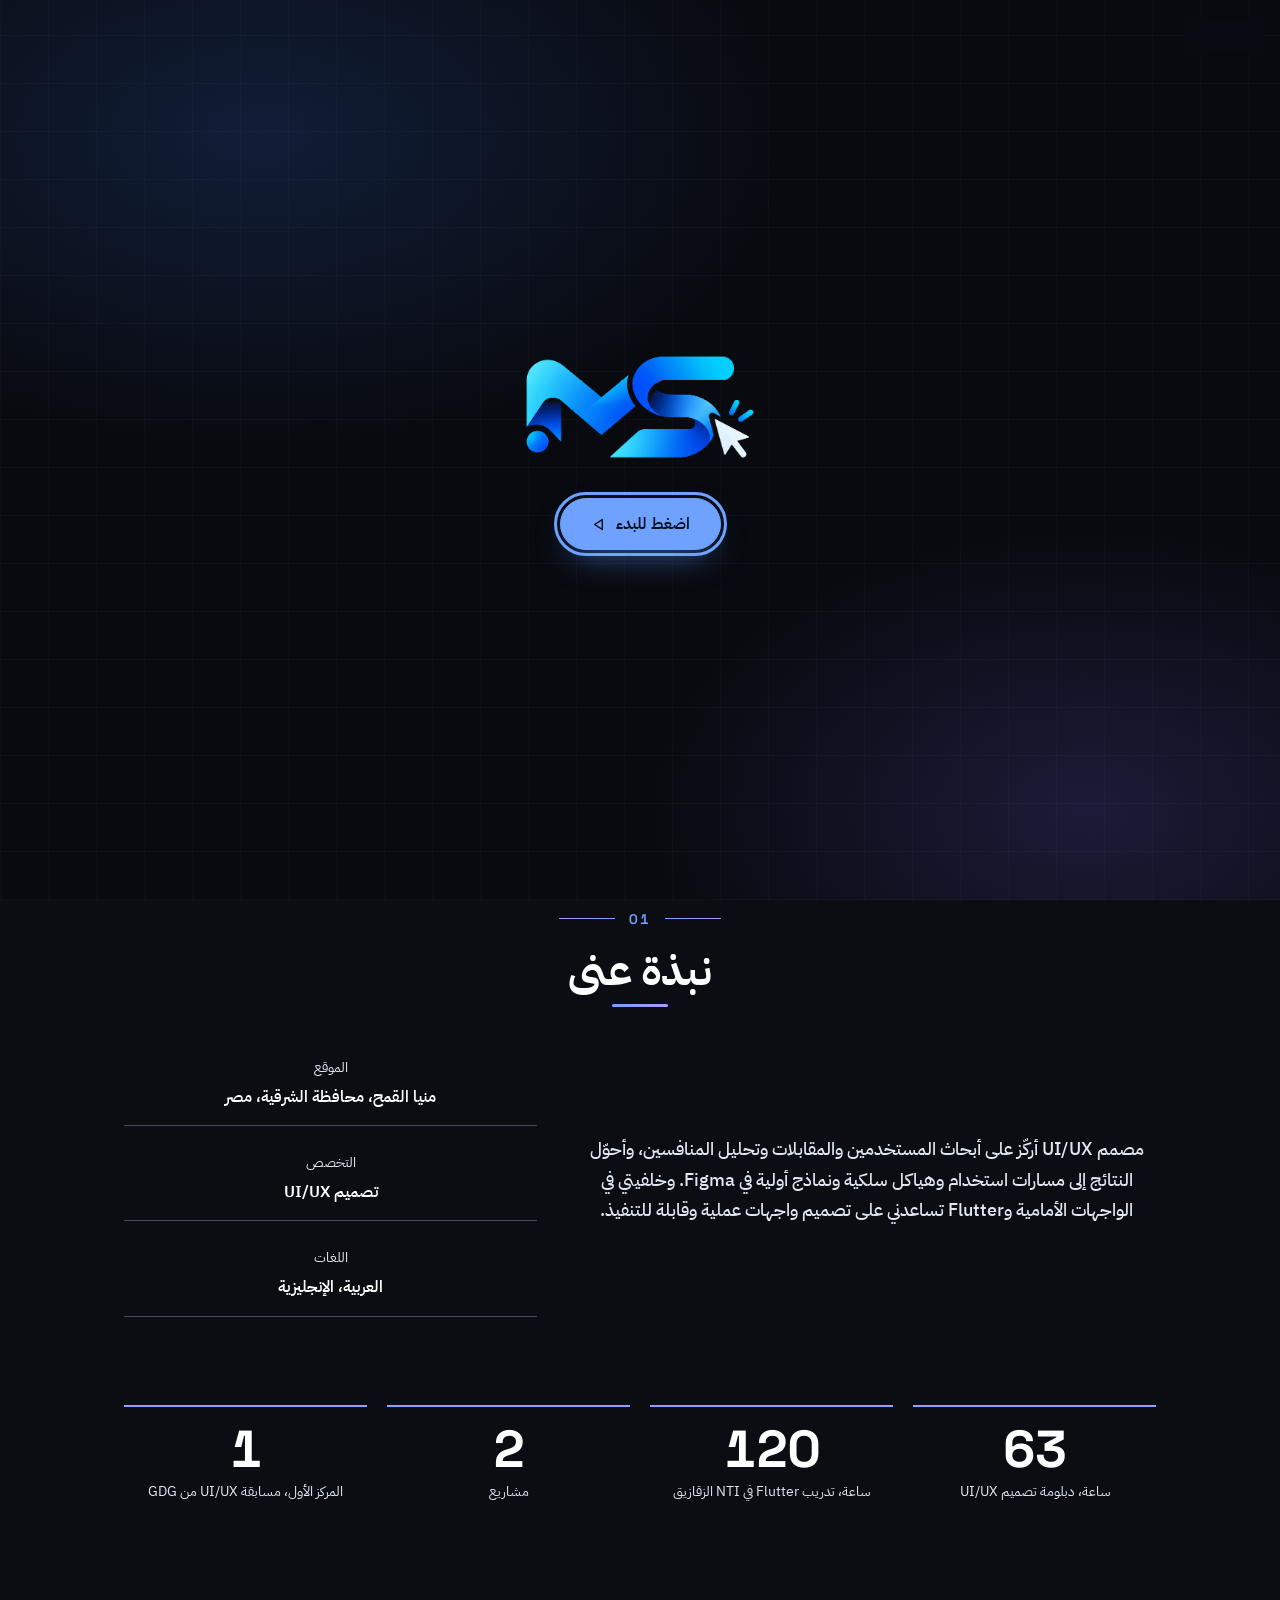
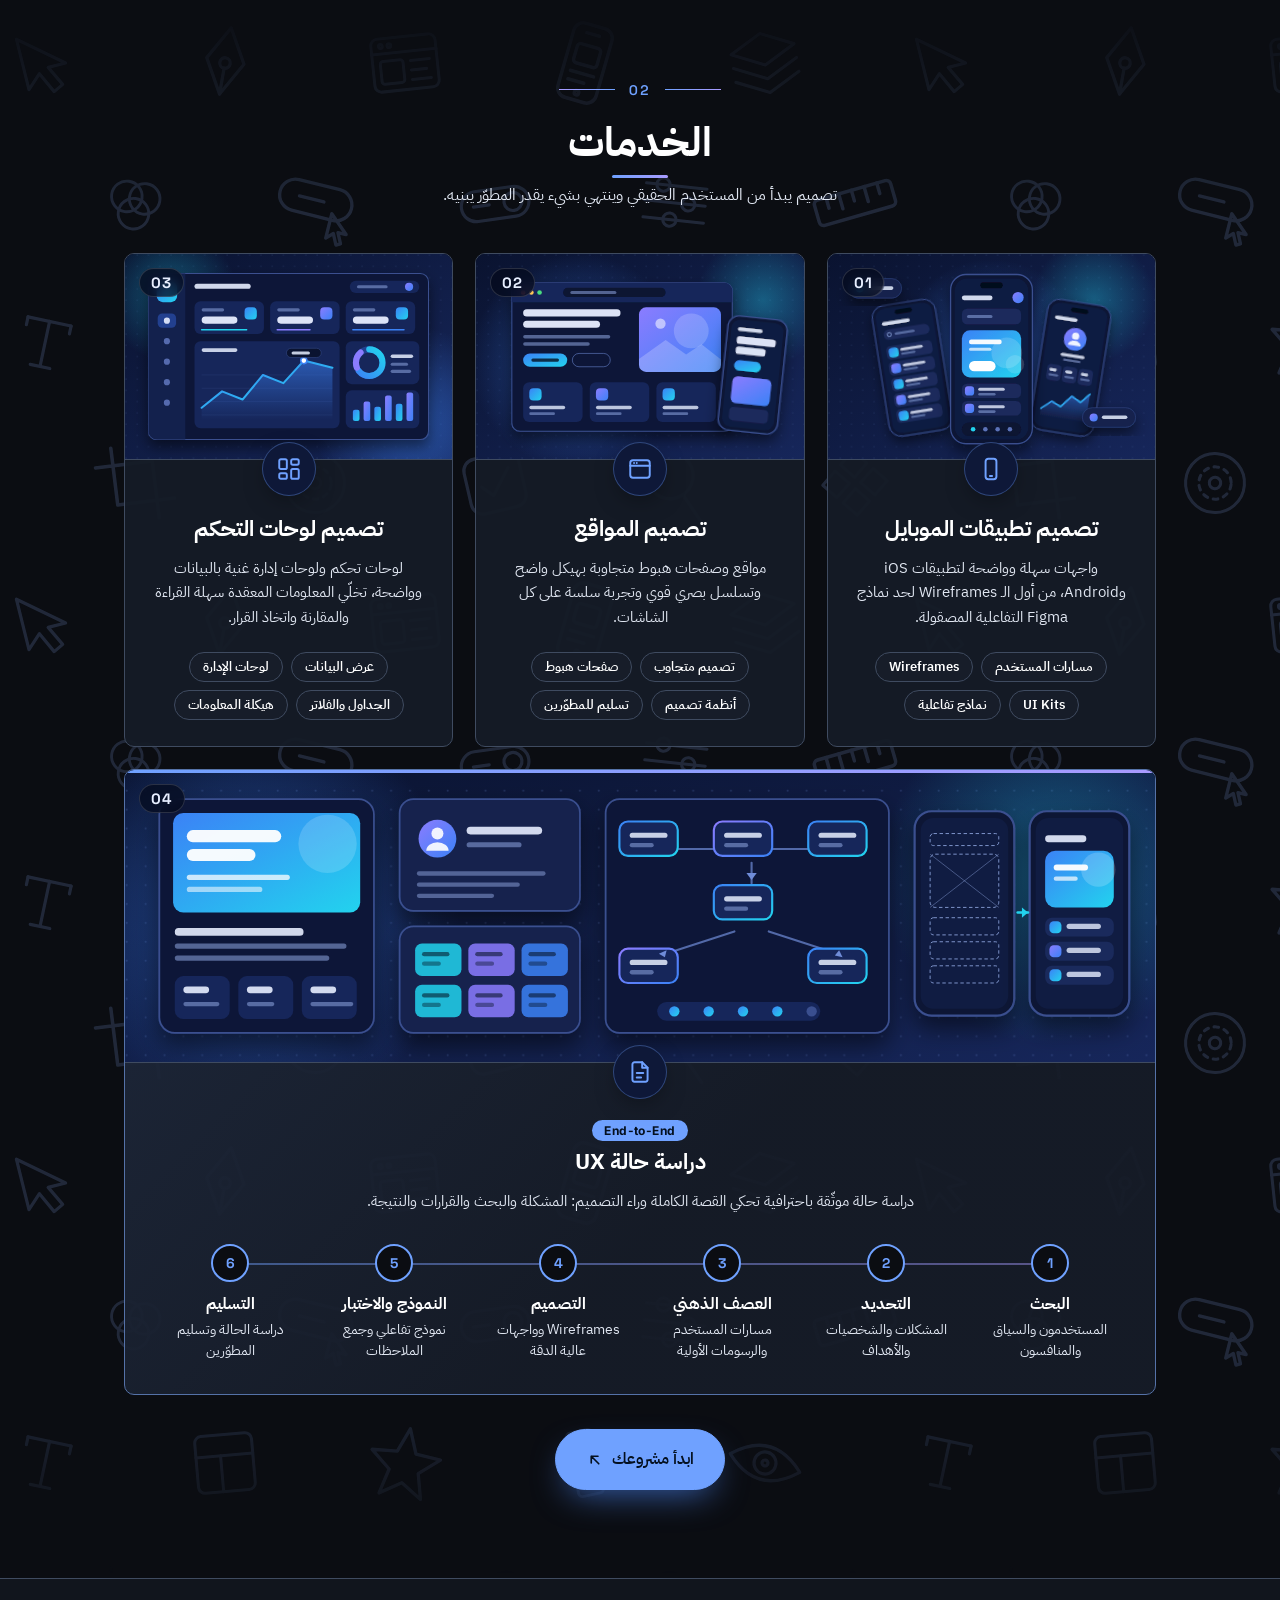
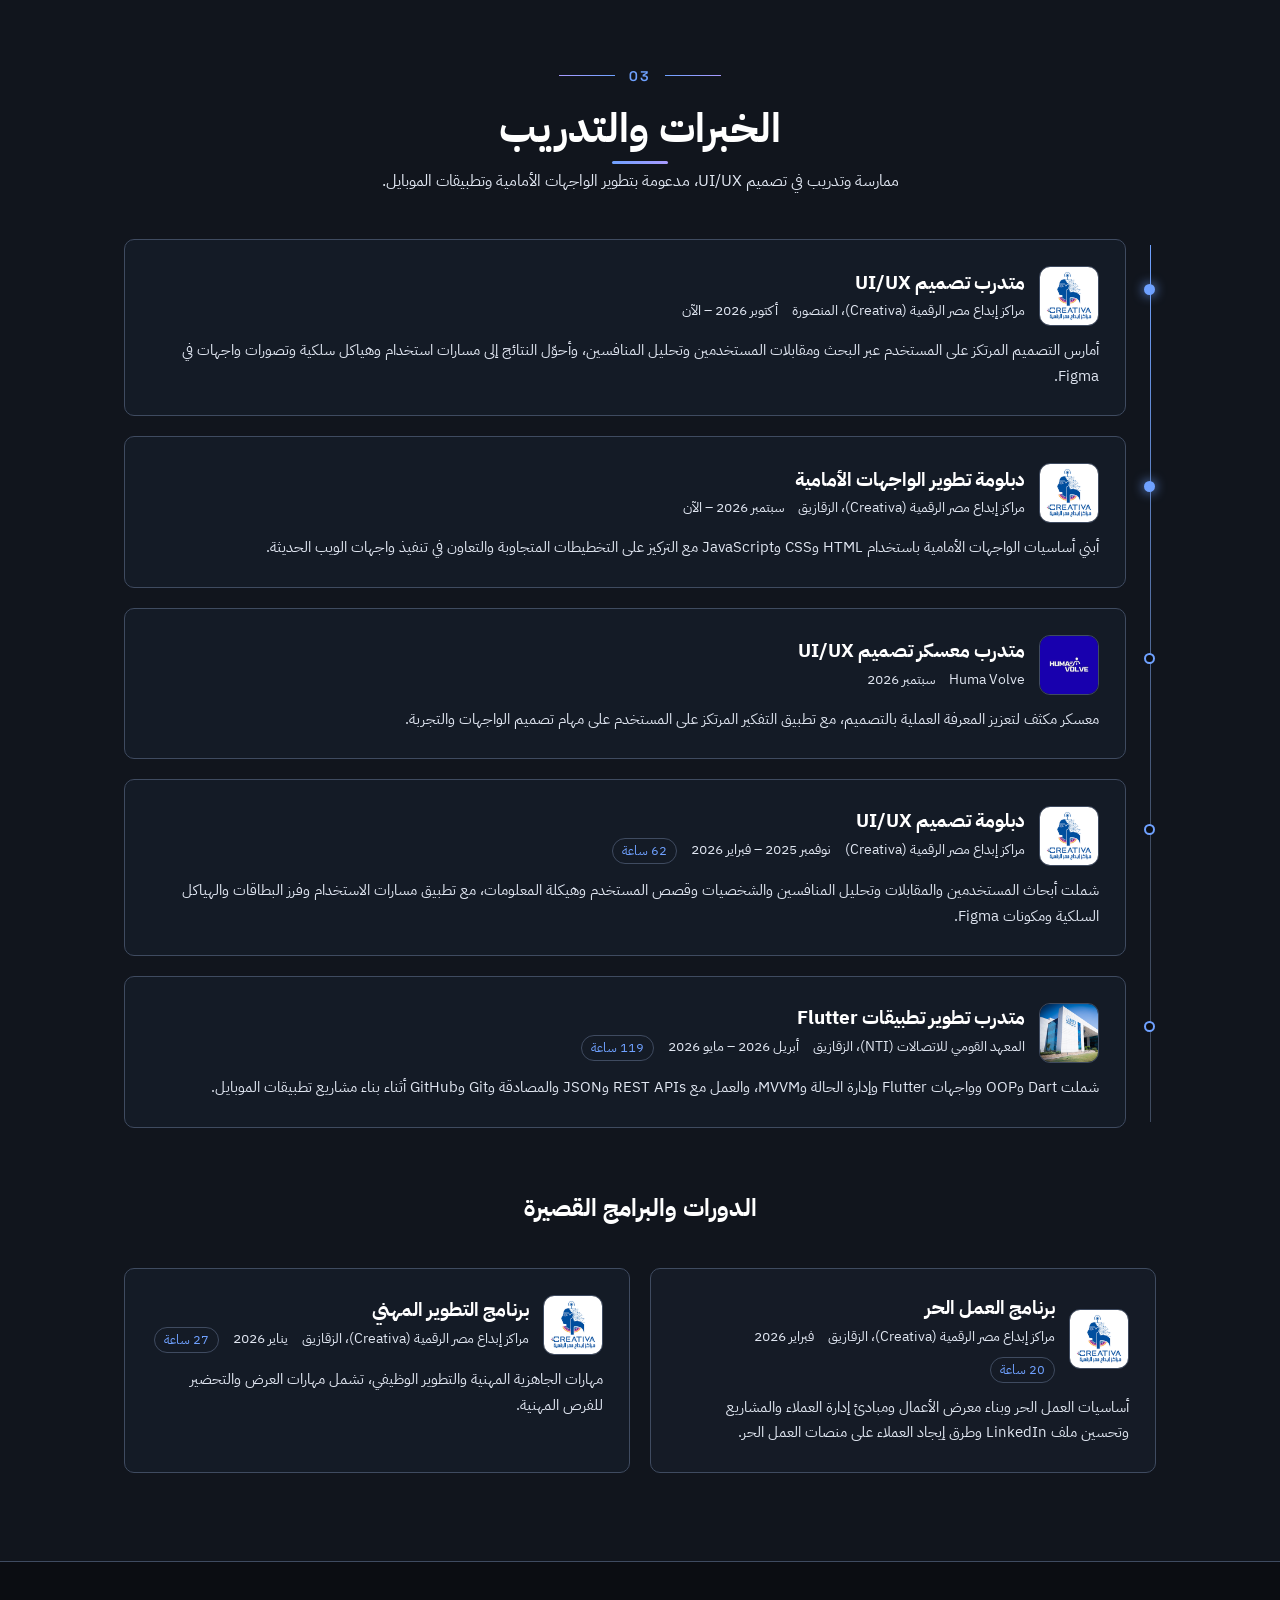
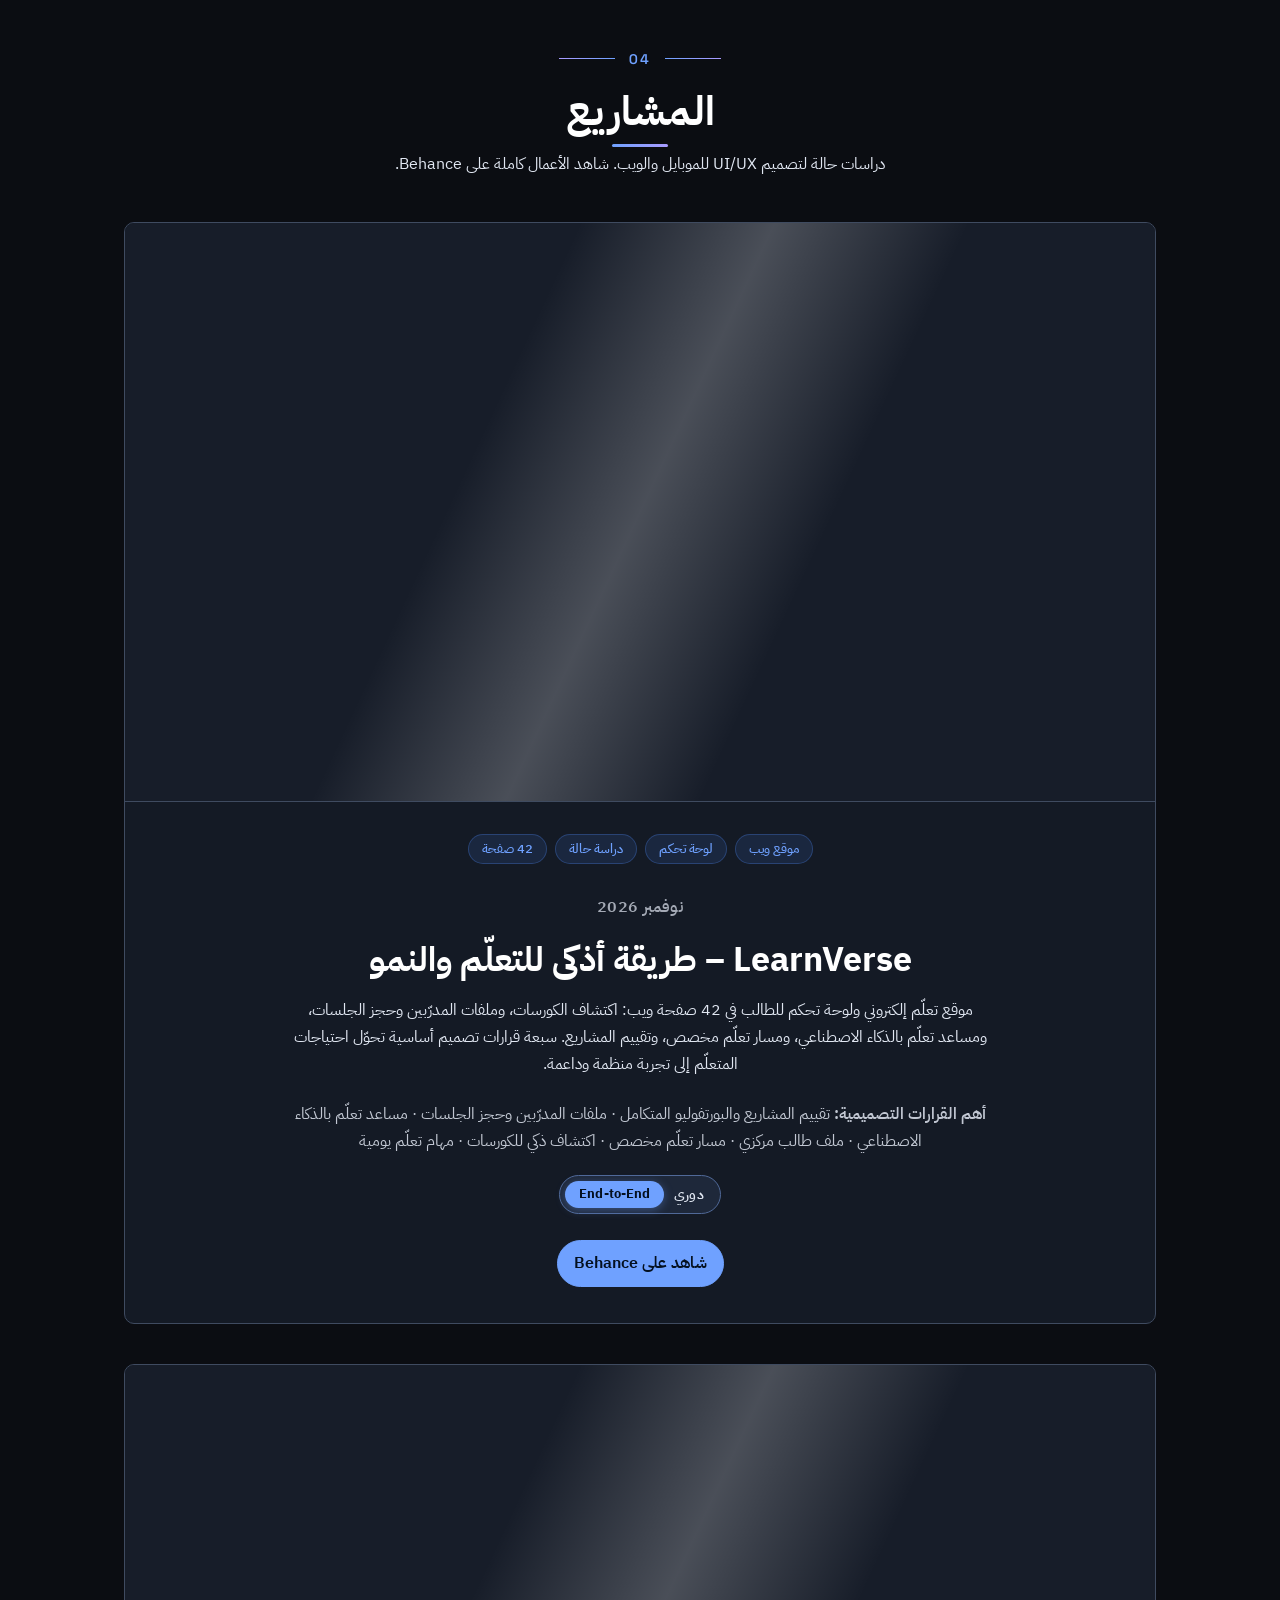
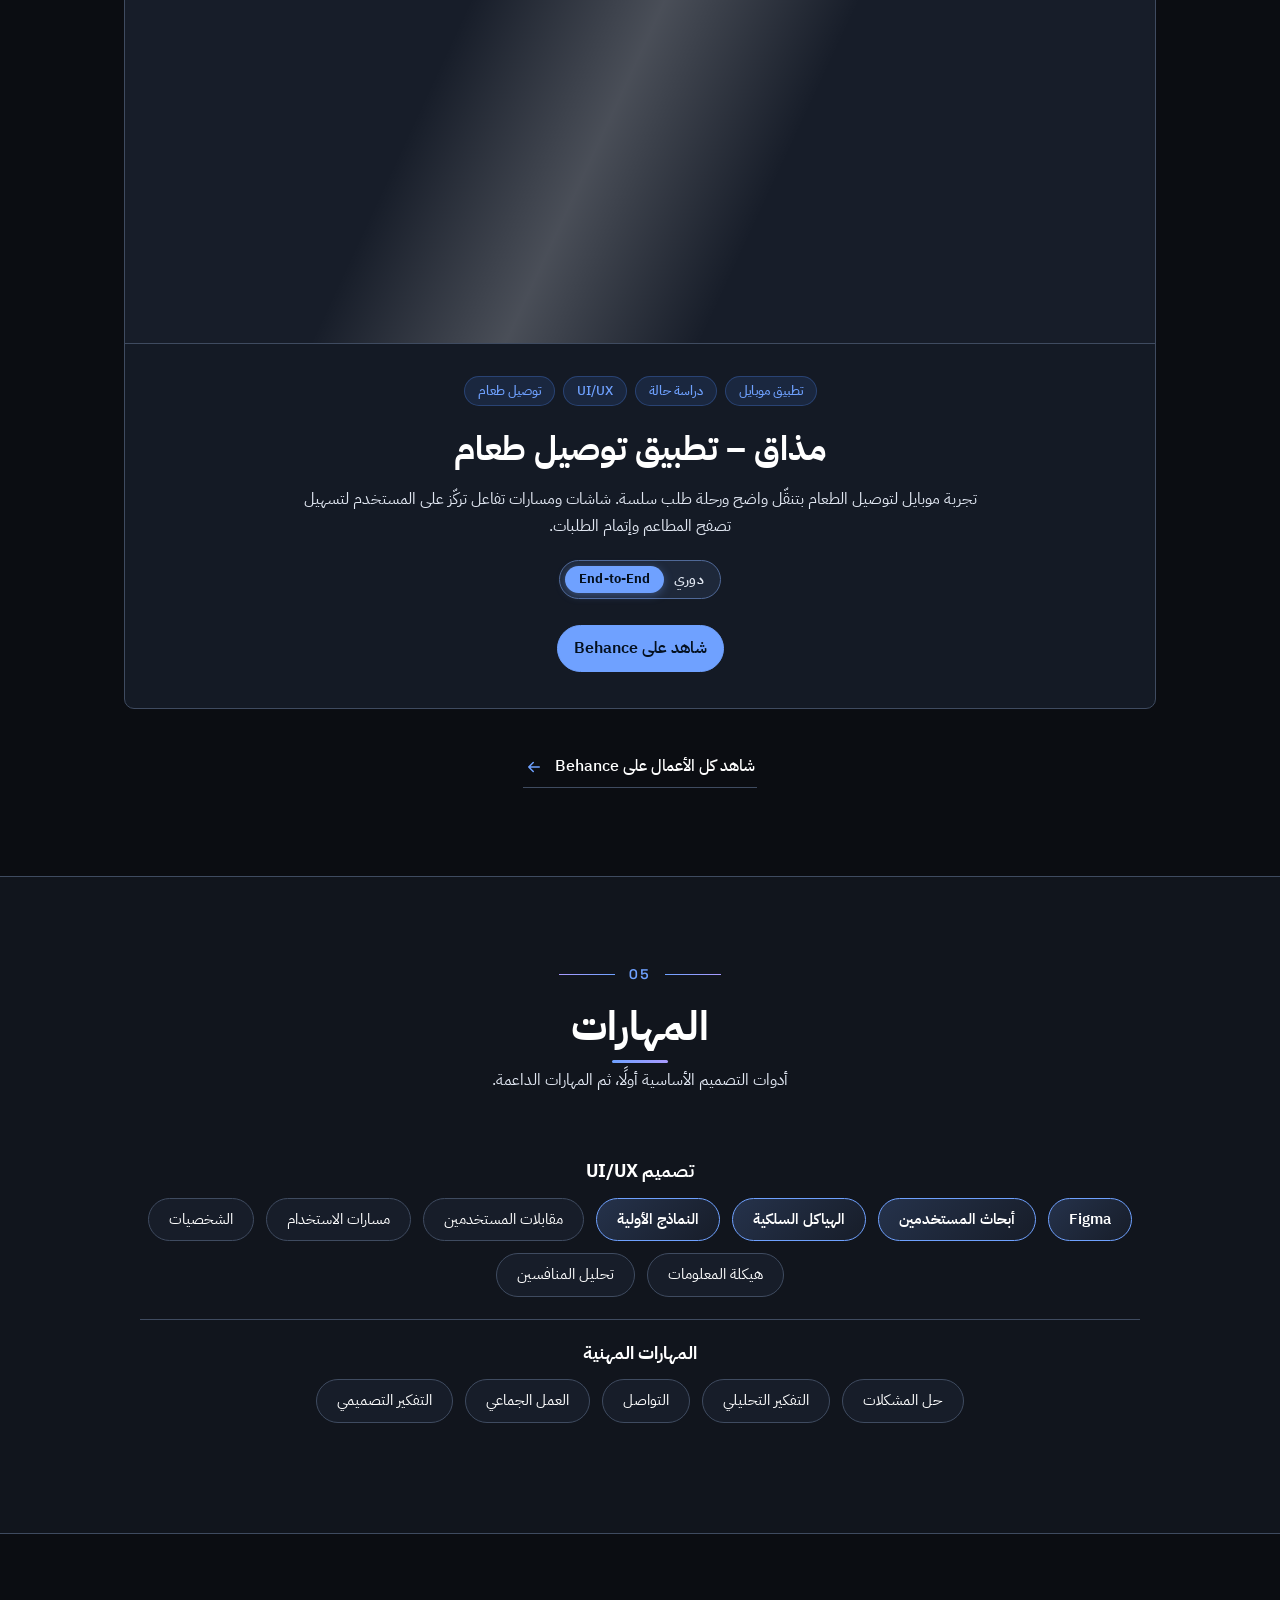
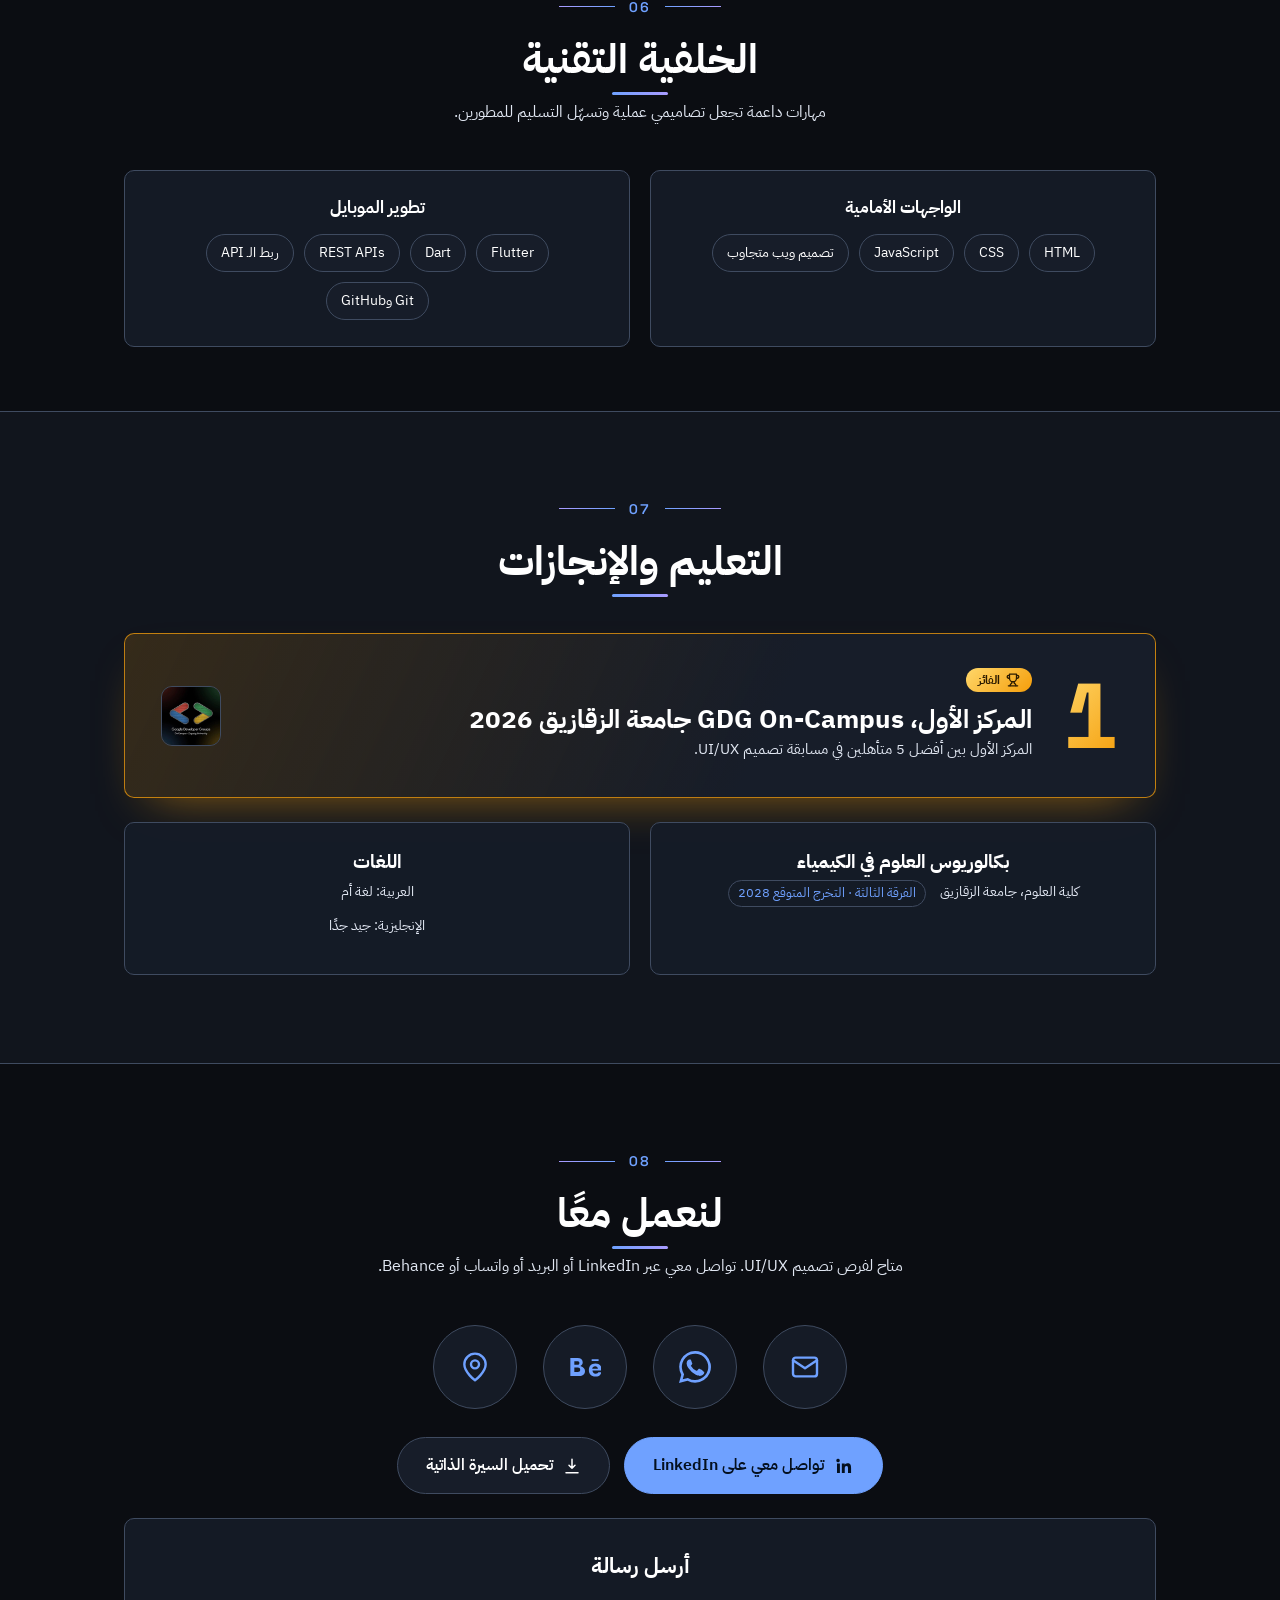
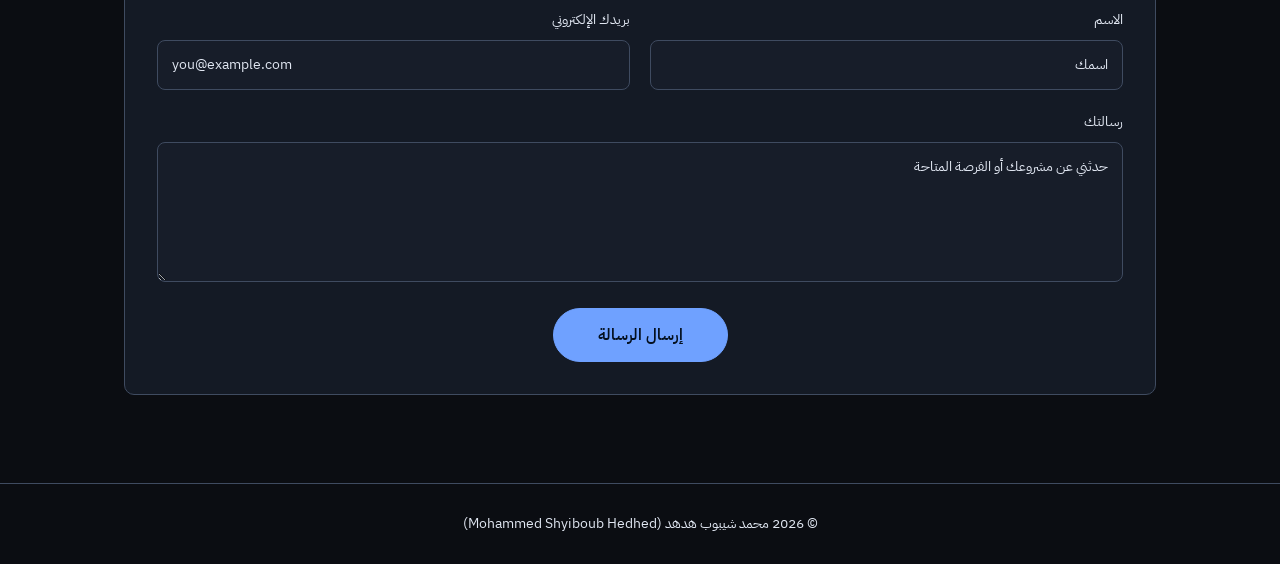
<file: ar/index.html>
<!doctype html>
<html lang="ar" dir="rtl">
  <head>
    <meta name="google-site-verification" content="I2OF4bAolWEwbGdU4BHwBPYQkg1iwnmEWLjPMKQoPrQ" />
    <meta charset="utf-8" />
    <meta name="viewport" content="width=device-width, initial-scale=1, viewport-fit=cover" />
    <meta name="color-scheme" content="dark light" />
    <meta name="theme-color" content="#0B0D12" />

    <!-- ========== START: Theme (runs before the page paints, so there is no light flash) ==========
     Dark is the default. Light is used only if the visitor picked it with the toggle button. -->
    <script>
      (function () {
        var t = "dark";
        try {
          var s = localStorage.getItem("theme");
          if (s === "light" || s === "dark") t = s;
        } catch (e) {}
        document.documentElement.setAttribute("data-theme", t);
        if (t === "light") {
          var m = document.querySelector('meta[name="theme-color"]');
          if (m) m.setAttribute("content", "#F6F8FC");
        }
      })();
    </script>
    <!-- ========== END: Theme ========== -->

    <!-- ========== START: SEO (generated by build.js from seo.config.json; edit the config, not the output) ========== -->
    <title>محمد شيبوب هدهد – مصمم UI/UX | معرض الأعمال</title>
<meta name="description" content="Mohamed Shyiboub Hedhed is a UI/UX Designer in Egypt specializing in UX Research, User Interface Design, Wireframing, Prototyping and Figma. محمد شيبوب مصمم واجهات وتجربة مستخدم.">
<meta name="keywords" content="محمد شيبوب, محمد شيبوب هدهد, محمد شيبوب مصمم, محمد شيبوب UI/UX, مصمم واجهات مستخدم مصر, معرض أعمال محمد شيبوب, الشرقية, منيا القمح">
<meta name="author" content="محمد شيبوب هدهد">
<meta name="robots" content="index,follow,max-image-preview:large,max-snippet:-1">
<link rel="canonical" href="https://YOUR-DOMAIN.com/ar/">
<link rel="alternate" hreflang="en" href="https://YOUR-DOMAIN.com/">
<link rel="alternate" hreflang="ar" href="https://YOUR-DOMAIN.com/ar/">
<link rel="alternate" hreflang="x-default" href="https://YOUR-DOMAIN.com/">
<meta property="og:type" content="website">
<meta property="og:site_name" content="محمد شيبوب هدهد – معرض الأعمال">
<meta property="og:title" content="محمد شيبوب هدهد – مصمم UI/UX | معرض الأعمال">
<meta property="og:description" content="Mohamed Shyiboub Hedhed is a UI/UX Designer in Egypt specializing in UX Research, User Interface Design, Wireframing, Prototyping and Figma. محمد شيبوب مصمم واجهات وتجربة مستخدم.">
<meta property="og:url" content="https://YOUR-DOMAIN.com/ar/">
<meta property="og:locale" content="ar_EG">
<meta property="og:locale:alternate" content="en_US">
<meta property="og:image" content="https://YOUR-DOMAIN.com/assets/images/profile.jpg">
<meta property="og:image:width" content="520">
<meta property="og:image:height" content="520">
<meta property="og:image:alt" content="محمد شيبوب هدهد، مصمم UI/UX">
<meta name="twitter:card" content="summary">
<meta name="twitter:title" content="محمد شيبوب هدهد – مصمم UI/UX | معرض الأعمال">
<meta name="twitter:description" content="Mohamed Shyiboub Hedhed is a UI/UX Designer in Egypt specializing in UX Research, User Interface Design, Wireframing, Prototyping and Figma. محمد شيبوب مصمم واجهات وتجربة مستخدم.">
<meta name="twitter:image" content="https://YOUR-DOMAIN.com/assets/images/profile.jpg">
<link rel="icon" href="../assets/favicon.svg" type="image/svg+xml">
<link rel="icon" href="../assets/favicon-48.png" type="image/png" sizes="48x48">
<link rel="apple-touch-icon" href="../assets/apple-touch-icon.png">
<script type="application/ld+json">{"@context":"https://schema.org","@graph":[{"@type":"Person","@id":"https://YOUR-DOMAIN.com/#person","name":"محمد شيبوب هدهد","alternateName":["Mohamed Shyiboub","Mohammed Shyiboub","Mohamed Shyiboub Hedhed","محمد شيبوب"],"jobTitle":"مصمم UI/UX","description":"Mohamed Shyiboub Hedhed is a UI/UX Designer in Egypt specializing in UX Research, User Interface Design, Wireframing, Prototyping and Figma. محمد شيبوب مصمم واجهات وتجربة مستخدم.","url":"https://YOUR-DOMAIN.com/ar/","image":"https://YOUR-DOMAIN.com/assets/images/profile.jpg","sameAs":["https://www.linkedin.com/in/mohammed-shyiboub-hedhed","https://www.behance.net/mohammeshyibou"],"address":{"@type":"PostalAddress","addressLocality":"Minya Al Qamh","addressRegion":"Sharqia","addressCountry":"EG"},"knowsAbout":["Figma","أبحاث المستخدمين","الهياكل السلكية","النماذج الأولية","مقابلات المستخدمين","مسارات الاستخدام","الشخصيات","هيكلة المعلومات","تحليل المنافسين","HTML","CSS","JavaScript","تصميم ويب متجاوب","Flutter","Dart","REST APIs","ربط الـ API","Git وGitHub"],"knowsLanguage":["ar","en"]},{"@type":"WebSite","@id":"https://YOUR-DOMAIN.com/ar/#website","url":"https://YOUR-DOMAIN.com/ar/","name":"محمد شيبوب هدهد – معرض الأعمال","inLanguage":"ar","publisher":{"@id":"https://YOUR-DOMAIN.com/#person"}},{"@type":"ProfilePage","@id":"https://YOUR-DOMAIN.com/ar/#profile","url":"https://YOUR-DOMAIN.com/ar/","name":"محمد شيبوب هدهد – مصمم UI/UX | معرض الأعمال","description":"Mohamed Shyiboub Hedhed is a UI/UX Designer in Egypt specializing in UX Research, User Interface Design, Wireframing, Prototyping and Figma. محمد شيبوب مصمم واجهات وتجربة مستخدم.","inLanguage":"ar","isPartOf":{"@id":"https://YOUR-DOMAIN.com/ar/#website"},"mainEntity":{"@id":"https://YOUR-DOMAIN.com/#person"},"primaryImageOfPage":"https://YOUR-DOMAIN.com/assets/images/profile.jpg"},{"@type":"CreativeWork","name":"LearnVerse – طريقة أذكى للتعلّم والنمو","datePublished":"2026-11","description":"موقع تعلّم إلكتروني ولوحة تحكم للطالب في 42 صفحة ويب: اكتشاف الكورسات، وملفات المدرّبين وحجز الجلسات، ومساعد تعلّم بالذكاء الاصطناعي، ومسار تعلّم مخصص، وتقييم المشاريع. سبعة قرارات تصميم أساسية تحوّل احتياجات المتعلّم إلى تجربة منظمة وداعمة.","inLanguage":"ar","author":{"@id":"https://YOUR-DOMAIN.com/#person"},"url":"https://www.behance.net/gallery/258550841/LearnVerse-A-Smarter-Way-to-Learn-and-Grow"},{"@type":"CreativeWork","name":"مذاق – تطبيق توصيل طعام","description":"تجربة موبايل لتوصيل الطعام بتنقّل واضح ورحلة طلب سلسة. شاشات ومسارات تفاعل تركّز على المستخدم لتسهيل تصفح المطاعم وإتمام الطلبات.","inLanguage":"ar","author":{"@id":"https://YOUR-DOMAIN.com/#person"},"url":"https://www.behance.net/gallery/251943223/Mazaq-Food-Delivery-App-UXUI-Case-Study"}]}</script>
    <!-- ========== END: SEO ========== -->

    <!-- ========== START: Fonts ==========
     Inter + Space Grotesk for English, IBM Plex Sans Arabic for Arabic. -->
    <link rel="preconnect" href="https://fonts.googleapis.com" />
    <link
      href="https://fonts.googleapis.com/css2?family=Inter:wght@400;500;600;700&family=Space+Grotesk:wght@500;600;700&family=IBM+Plex+Sans+Arabic:wght@400;500;600;700&display=swap"
      rel="stylesheet"
    />
    <!-- ========== END: Fonts ========== -->

    <!-- ========== START: Stylesheet ==========
     All visual styling lives in css/style.css. -->
    <link rel="stylesheet" href="../css/style.css" />
    <link rel="stylesheet" href="../css/v2.css" />
    <!-- ========== END: Stylesheet ========== -->
    <noscript
      ><style>
        .rv {
          opacity: 1 !important;
          transform: none !important;
        }
        .curtain {
          display: none !important;
        }
        .chips span,
        .pt span {
          opacity: 1 !important;
          transform: none !important;
        }
      </style></noscript
    >
  </head>
  <body>
    <div class="aurora" aria-hidden="true"><i></i><i></i><i></i></div>

    <!-- ========== START: Scroll progress bar ==========
     Thin gradient line at the top that fills as the visitor scrolls down. -->
    <div id="bar"></div>
    <!-- ========== END: Scroll progress bar ========== -->

    <!-- ========== START: Header & navigation ==========
     Sticky top bar: logo, section links, language switch button and mobile menu button. -->
    <header>
      <div class="wrap nav">
        <a href="#home" class="logo"
          ><img
            class="lg-d"
            src="../assets/logo.png"
            srcset="../assets/logo-sm.png 240w, ../assets/logo.png 640w"
            sizes="(max-width:480px) 60px, 76px"
            alt=""
            width="76"
            height="36"
            decoding="async" /><img
            class="lg-l"
            src="../assets/logo-light.png"
            srcset="../assets/logo-light-sm.png 240w, ../assets/logo-light.png 640w"
            sizes="(max-width:480px) 60px, 76px"
            alt=""
            width="76"
            height="36"
            decoding="async" /><span data-i="brand">محمد شيبوب</span></a>
        <ul class="links" id="links">
          <li class="mo"><a href="#home" data-i="n1">الرئيسية</a></li>
          <li><a href="#about" data-i="n2">نبذة</a></li>
          <li><a href="#services" data-i="n8">الخدمات</a></li>
          <li><a href="#experience" data-i="n3">الخبرات</a></li>
          <li><a href="#projects" data-i="n4">المشاريع</a></li>
          <li class="mo"><a href="#skills" data-i="n5">المهارات</a></li>
          <li class="mo"><a href="#education" data-i="n6">التعليم</a></li>
          <li><a href="#contact" data-i="n7">تواصل</a></li>
        </ul>
        <div class="tools">
          <a class="nav-cta" href="#contact"
            ><span data-i="nCta">تواصل معي</span><i aria-hidden="true"
              ><svg
                viewBox="0 0 24 24"
                width="16"
                height="16"
                fill="none"
                stroke="currentColor"
                stroke-width="2.2"
                stroke-linecap="round"
                stroke-linejoin="round"
                aria-hidden="true"
              >
                <path d="M7 17 17 7M8 7h9v9" /></svg></i
          ></a>
          <div class="seg" dir="ltr"><a id="lang" href="../index.html" hreflang="en" lang="en">EN</a><span class="on" lang="ar" aria-current="true">عربي</span></div>
          <button
            class="btn ico"
            id="theme"
            type="button"
            aria-label="التبديل إلى الوضع الفاتح"
            title="التبديل إلى الوضع الفاتح"
          >
            <svg
              class="i-sun"
              viewBox="0 0 24 24"
              fill="none"
              stroke="currentColor"
              stroke-width="2"
              stroke-linecap="round"
              stroke-linejoin="round"
              aria-hidden="true"
            >
              <circle cx="12" cy="12" r="4" />
              <path
                d="M12 2v2m0 16v2M4.9 4.9l1.4 1.4m11.4 11.4 1.4 1.4M2 12h2m16 0h2M4.9 19.1l1.4-1.4m11.4-11.4 1.4-1.4"
              /></svg
            ><svg
              class="i-moon"
              viewBox="0 0 24 24"
              fill="none"
              stroke="currentColor"
              stroke-width="2"
              stroke-linecap="round"
              stroke-linejoin="round"
              aria-hidden="true"
            >
              <path d="M21 12.8A9 9 0 1 1 11.2 3a7 7 0 0 0 9.8 9.8z" />
            </svg>
          </button>
          <button class="btn" id="menu" aria-label="Menu" aria-expanded="false">☰</button>
        </div>
      </div>
    </header>
    <!-- ========== END: Header & navigation ========== -->

    <!-- ========== START: Intro curtain ==========
     Opening animation: two panels slide away to reveal the page. -->
    <div class="curtain" id="cur0" aria-hidden="true">
      <i></i><i></i
      ><b
        ><img class="lg-d" src="../assets/logo.png" alt="" width="320" height="152" /><img
          class="lg-l"
          src="../assets/logo-light.png"
          alt=""
          width="320"
          height="152"
      /></b>
    </div>
    <!-- ========== END: Intro curtain ========== -->

    <!-- ========== START: Intro video ==========
     LIVE intro (HTML/CSS/JS, no video file): plays right after the splash curtain, with sound (assets/audio/intro-voice.mp3).
     Logic: js/intro.js - styles: end of css/v2.css ("Live intro"). Add ?intro=0 to the address to skip it. -->
    <div class="introv" id="iv" role="dialog" aria-label="UI/UX intro" hidden>
      <div class="ivstage" id="ivst"></div>
      <audio id="iva" preload="auto"></audio>
      <div class="ivbar"><button class="ivs" id="ivs" type="button">Skip</button></div>
    </div>
    <!-- ========== END: Intro video ========== -->

    <!-- ========== START: Cursor glow ==========
     Soft light that follows the mouse (desktop only). -->
    <div class="cur" id="glow"></div>
    <!-- ========== END: Cursor glow ========== -->

    <main>
      <!-- ========== START: Hero section (#home) ==========
     First screen: name, role, rotating text, buttons, profile photo with floating tags, particle canvas and glowing orbs. -->
      <section class="hero" id="home">
        <canvas id="fx"></canvas><i class="orb o1"></i><i class="orb o2"></i>
        <div class="wrap hgrid">
          <div>
            <!-- START: Availability badge: green pulsing dot + "Available for UI/UX opportunities" -->
            <div class="avail" role="status">
              <i aria-hidden="true"></i><span data-i="av">متاح لفرص ⁦UI/UX⁩</span>
            </div>
            <!-- END: Availability badge -->
            <div class="sel">
              <b></b><b></b><b></b><b></b>
              <h1 data-i="name">محمد شيبوب هدهد</h1>
              <em data-i="hug">مصمم UI/UX</em>
            </div>
            <p class="rot"><span id="rot">أبحاث المستخدمين</span></p>
            <p class="lead" data-i="lead">أحوّل أبحاث المستخدمين إلى مسارات استخدام وهياكل سلكية ونماذج أولية في Figma عملية وقابلة للتنفيذ.</p>
            <div class="cta">
              <a class="btn pri big" href="#projects"
                ><span class="t-l" data-i="c1">شاهد دراسات الحالة</span><span class="t-s" data-i="c1s">دراسات الحالة</span><svg
                  class="ar"
                  viewBox="0 0 24 24"
                  width="18"
                  height="18"
                  fill="none"
                  stroke="currentColor"
                  stroke-width="2"
                  stroke-linecap="round"
                  stroke-linejoin="round"
                  aria-hidden="true"
                >
                  <path d="M5 12h14m-6-6 6 6-6 6" /></svg></a
              ><a class="btn out big" href="#contact"
                ><span class="t-l" data-i="c2">لنعمل معًا</span><span class="t-s" data-i="nCta">تواصل معي</span></a
              ><a
                class="btn big"
                href="../assets/Mohammed_Shyiboub_Hedhed_CV.pdf"
                download="Mohammed_Shyiboub_Hedhed_CV.pdf"
                ><svg
                  class="dl"
                  viewBox="0 0 24 24"
                  width="17"
                  height="17"
                  fill="none"
                  stroke="currentColor"
                  stroke-width="2"
                  stroke-linecap="round"
                  stroke-linejoin="round"
                  aria-hidden="true"
                >
                  <path d="M12 3v12m0 0-4-4m4 4 4-4M4 21h16" /></svg
                ><span class="t-l" data-i="dCV">تحميل السيرة الذاتية</span><span class="t-s" data-i="dCVs">السيرة الذاتية</span></a>
            </div>
          </div>
          <div class="photo">
            <div class="aura" aria-hidden="true"><i class="g1"></i><i class="g2"></i></div>
            <div class="orbit" aria-hidden="true"><i></i><i></i><i></i></div>
            <span class="fl f1">Figma</span><span class="fl f2" data-i="fl4">رحلة المستخدم</span><span class="fl f3" data-i="fl3">النماذج الأولية</span><img
              src="../assets/images/profile.jpg"
              alt="محمد شيبوب هدهد، مصمم UI/UX"
              width="300"
              height="320"
            />
          </div>
        </div>
        <span class="sc" aria-hidden="true"></span>
      </section>
      <!-- ========== END: Hero section (#home) ========== -->

      <!-- ========== START: Skills marquee ==========
     Two rows of skill chips scrolling endlessly; filled by main.js. -->
      <div class="mq" dir="ltr">
        <div class="mt" id="m1"><span>Figma</span><span>أبحاث المستخدمين</span><span>الهياكل السلكية</span><span>النماذج الأولية</span><span>مقابلات المستخدمين</span><span>مسارات الاستخدام</span><span>الشخصيات</span><span>هيكلة المعلومات</span><span>تحليل المنافسين</span><span>Figma</span><span>أبحاث المستخدمين</span><span>الهياكل السلكية</span><span>النماذج الأولية</span><span>مقابلات المستخدمين</span><span>مسارات الاستخدام</span><span>الشخصيات</span><span>هيكلة المعلومات</span><span>تحليل المنافسين</span><span>Figma</span><span>أبحاث المستخدمين</span><span>الهياكل السلكية</span><span>النماذج الأولية</span><span>مقابلات المستخدمين</span><span>مسارات الاستخدام</span><span>الشخصيات</span><span>هيكلة المعلومات</span><span>تحليل المنافسين</span><span>Figma</span><span>أبحاث المستخدمين</span><span>الهياكل السلكية</span><span>النماذج الأولية</span><span>مقابلات المستخدمين</span><span>مسارات الاستخدام</span><span>الشخصيات</span><span>هيكلة المعلومات</span><span>تحليل المنافسين</span></div>
        <div class="mt rv2" id="m2"><span>حل المشكلات</span><span>التفكير التحليلي</span><span>التواصل</span><span>العمل الجماعي</span><span>التفكير التصميمي</span><span>حل المشكلات</span><span>التفكير التحليلي</span><span>التواصل</span><span>العمل الجماعي</span><span>التفكير التصميمي</span><span>حل المشكلات</span><span>التفكير التحليلي</span><span>التواصل</span><span>العمل الجماعي</span><span>التفكير التصميمي</span><span>حل المشكلات</span><span>التفكير التحليلي</span><span>التواصل</span><span>العمل الجماعي</span><span>التفكير التصميمي</span><span>حل المشكلات</span><span>التفكير التحليلي</span><span>التواصل</span><span>العمل الجماعي</span><span>التفكير التصميمي</span><span>حل المشكلات</span><span>التفكير التحليلي</span><span>التواصل</span><span>العمل الجماعي</span><span>التفكير التصميمي</span></div>
      </div>
      <!-- ========== END: Skills marquee ========== -->

      <!-- ========== START: About section (#about) ==========
     Short bio on the left and quick facts (location, focus, languages) on the right. -->
      <section id="about">
        <div class="wrap">
          <div class="sh rv">
            <div class="num" aria-hidden="true"><b>01</b><i></i></div>
            <h2 data-i="aT">نبذة عني</h2>
          </div>
          <div class="about rv">
            <div><p data-i="aP">مصمم UI/UX أركّز على أبحاث المستخدمين والمقابلات وتحليل المنافسين، وأحوّل النتائج إلى مسارات استخدام وهياكل سلكية ونماذج أولية في Figma. وخلفيتي في الواجهات الأمامية وFlutter تساعدني على تصميم واجهات عملية وقابلة للتنفيذ.</p></div>
            <div class="facts">
              <div><span data-i="fL">الموقع</span><b data-i="fLv">منيا القمح، محافظة الشرقية، مصر</b></div>
              <div><span data-i="fR">التخصص</span><b data-i="fRv">تصميم UI/UX</b></div>

              <div><span data-i="fG">اللغات</span><b data-i="fGv">العربية، الإنجليزية</b></div>
            </div>
          </div>
        </div>
      </section>
      <!-- ========== END: About section (#about) ========== -->

      <!-- ========== START: Stats strip ==========
     Three animated counters: diploma hours, case studies and first place. -->
      <section class="stb">
        <div class="wrap stats rv">
          <div><b data-n="63" aria-label="63">63</b><span data-i="s1">ساعة، دبلومة تصميم UI/UX</span></div>
          <div><b data-n="120" aria-label="120">120</b><span data-i="sF">ساعة، تدريب Flutter في NTI الزقازيق</span></div>
          <div><b data-n="2" aria-label="2">2</b><span data-i="s2">مشاريع</span></div>
          <div><b data-n="1" aria-label="1">1</b><span data-i="s3">المركز الأول، مسابقة ⁦UI/UX⁩ من GDG</span></div>
        </div>
      </section>
      <!-- ========== END: Stats strip ========== -->

      <!-- ========== START: Services section (#services) ==========
     Four services in this order: mobile app design, website design, dashboard design, UX case study. -->
      <section id="services">
        <div class="wrap">
          <div class="sh rv">
            <div class="num" aria-hidden="true"><b>02</b><i></i></div>
            <h2 data-i="vT">الخدمات</h2>
            <p data-i="vS">تصميم يبدأ من المستخدم الحقيقي وينتهي بشيء يقدر المطوّر يبنيه.</p>
          </div>
          <div class="svgrid">
            <article class="card sv rv">
              <div class="svimg">
                <img
                  src="../assets/services/mobile.svg"
                  alt=""
                  width="640"
                  height="400"
                  loading="lazy"
                />
              </div>
              <span class="svn" aria-hidden="true">01</span>
              <div class="svi">
                <svg
                  viewBox="0 0 24 24"
                  width="26"
                  height="26"
                  fill="none"
                  stroke="currentColor"
                  stroke-width="1.8"
                  stroke-linecap="round"
                  stroke-linejoin="round"
                  aria-hidden="true"
                >
                  <rect x="7" y="2.5" width="10" height="19" rx="2.5" />
                  <path d="M11 18.5h2" />
                </svg>
              </div>
              <h3 data-i="v1T">تصميم تطبيقات الموبايل</h3>
              <p data-i="v1D">واجهات سهلة وواضحة لتطبيقات iOS وAndroid، من أول الـ Wireframes لحد نماذج Figma التفاعلية المصقولة.</p>
              <div class="svt">
                <span data-i="v1a">مسارات المستخدم</span><span data-i="v1b">Wireframes</span><span data-i="v1c">UI Kits</span><span data-i="v1d">نماذج تفاعلية</span>
              </div>
            </article>
            <article class="card sv rv">
              <div class="svimg">
                <img
                  src="../assets/services/website.svg"
                  alt=""
                  width="640"
                  height="400"
                  loading="lazy"
                />
              </div>
              <span class="svn" aria-hidden="true">02</span>
              <div class="svi">
                <svg
                  viewBox="0 0 24 24"
                  width="26"
                  height="26"
                  fill="none"
                  stroke="currentColor"
                  stroke-width="1.8"
                  stroke-linecap="round"
                  stroke-linejoin="round"
                  aria-hidden="true"
                >
                  <rect x="3" y="4" width="18" height="16" rx="2.5" />
                  <path d="M3 9h18M6.5 6.5h.01M9 6.5h.01" />
                </svg>
              </div>
              <h3 data-i="v2T">تصميم المواقع</h3>
              <p data-i="v2D">مواقع وصفحات هبوط متجاوبة بهيكل واضح وتسلسل بصري قوي وتجربة سلسة على كل الشاشات.</p>
              <div class="svt">
                <span data-i="v2a">تصميم متجاوب</span><span data-i="v2b">صفحات هبوط</span><span data-i="v2c">أنظمة تصميم</span><span data-i="v2d">تسليم للمطوّرين</span>
              </div>
            </article>
            <article class="card sv rv">
              <div class="svimg">
                <img
                  src="../assets/services/dashboard.svg"
                  alt=""
                  width="640"
                  height="400"
                  loading="lazy"
                />
              </div>
              <span class="svn" aria-hidden="true">03</span>
              <div class="svi">
                <svg
                  viewBox="0 0 24 24"
                  width="26"
                  height="26"
                  fill="none"
                  stroke="currentColor"
                  stroke-width="1.8"
                  stroke-linecap="round"
                  stroke-linejoin="round"
                  aria-hidden="true"
                >
                  <rect x="3" y="3" width="7" height="9" rx="1.5" />
                  <rect x="14" y="3" width="7" height="5" rx="1.5" />
                  <rect x="14" y="12" width="7" height="9" rx="1.5" />
                  <rect x="3" y="16" width="7" height="5" rx="1.5" />
                </svg>
              </div>
              <h3 data-i="v3T">تصميم لوحات التحكم</h3>
              <p data-i="v3D">لوحات تحكم ولوحات إدارة غنية بالبيانات وواضحة، تخلّي المعلومات المعقدة سهلة القراءة والمقارنة واتخاذ القرار.</p>
              <div class="svt">
                <span data-i="v3a">عرض البيانات</span><span data-i="v3b">لوحات الإدارة</span><span data-i="v3c">الجداول والفلاتر</span><span data-i="v3d">هيكلة المعلومات</span>
              </div>
            </article>
            <article class="card sv sv4 rv">
              <div class="svimg">
                <img
                  src="../assets/services/case-study.svg"
                  alt=""
                  width="1200"
                  height="340"
                  loading="lazy"
                />
              </div>
              <span class="svn" aria-hidden="true">04</span>
              <div class="sv4h">
                <div class="svi">
                  <svg
                    viewBox="0 0 24 24"
                    width="26"
                    height="26"
                    fill="none"
                    stroke="currentColor"
                    stroke-width="1.8"
                    stroke-linecap="round"
                    stroke-linejoin="round"
                    aria-hidden="true"
                  >
                    <path d="M14 3H7a2 2 0 0 0-2 2v14a2 2 0 0 0 2 2h10a2 2 0 0 0 2-2V8z" />
                    <path d="M14 3v5h5M9 13h6M9 17h4" />
                  </svg>
                </div>
                <div>
                  <span class="svb" data-i="vB">⁦End-to-End⁩</span>
                  <h3 data-i="v4T">دراسة حالة UX</h3>
                </div>
              </div>
              <p data-i="v4D">دراسة حالة موثّقة باحترافية تحكي القصة الكاملة وراء التصميم: المشكلة والبحث والقرارات والنتيجة.</p>
              <ol class="proc">
                <li>
                  <b aria-hidden="true">1</b>
                  <h4 data-i="vp1">البحث</h4>
                  <p data-i="vq1">المستخدمون والسياق والمنافسون</p>
                </li>
                <li>
                  <b aria-hidden="true">2</b>
                  <h4 data-i="vp2">التحديد</h4>
                  <p data-i="vq2">المشكلات والشخصيات والأهداف</p>
                </li>
                <li>
                  <b aria-hidden="true">3</b>
                  <h4 data-i="vp3">العصف الذهني</h4>
                  <p data-i="vq3">مسارات المستخدم والرسومات الأولية</p>
                </li>
                <li>
                  <b aria-hidden="true">4</b>
                  <h4 data-i="vp4">التصميم</h4>
                  <p data-i="vq4">Wireframes وواجهات عالية الدقة</p>
                </li>
                <li>
                  <b aria-hidden="true">5</b>
                  <h4 data-i="vp5">النموذج والاختبار</h4>
                  <p data-i="vq5">نموذج تفاعلي وجمع الملاحظات</p>
                </li>
                <li>
                  <b aria-hidden="true">6</b>
                  <h4 data-i="vp6">التسليم</h4>
                  <p data-i="vq6">دراسة الحالة وتسليم المطوّرين</p>
                </li>
              </ol>
            </article>
          </div>
          <div class="svc rv">
            <a class="btn pri big" href="#contact"
              ><span data-i="vC">ابدأ مشروعك</span><svg
                viewBox="0 0 24 24"
                width="16"
                height="16"
                fill="none"
                stroke="currentColor"
                stroke-width="2.2"
                stroke-linecap="round"
                stroke-linejoin="round"
                aria-hidden="true"
              >
                <path d="M7 17 17 7M8 7h9v9" /></svg
            ></a>
          </div>
        </div>
      </section>
      <!-- ========== END: Services section (#services) ========== -->

      <!-- ========== START: Experience & training section (#experience) ==========
     Timeline and the courses grid; both are filled by main.js from the language files. -->
      <section class="alt" id="experience">
        <div class="wrap">
          <div class="sh rv">
            <div class="num" aria-hidden="true"><b>03</b><i></i></div>
            <h2 data-i="eT">الخبرات والتدريب</h2>
            <p data-i="eS">ممارسة وتدريب في تصميم UI/UX، مدعومة بتطوير الواجهات الأمامية وتطبيقات الموبايل.</p>
          </div>
          <div class="tl" id="tl"><div class="card rv now hl"><div class="ch"><img class="lg" src="../assets/logos/creativa.png" alt="" width="60" height="60" loading="lazy"><div class="ct"><h3>متدرب تصميم UI/UX</h3><div class="meta"><span>مراكز إبداع مصر الرقمية (Creativa)، المنصورة</span><span>أكتوبر 2026 – الآن</span></div></div></div><p>أمارس التصميم المرتكز على المستخدم عبر البحث ومقابلات المستخدمين وتحليل المنافسين، وأحوّل النتائج إلى مسارات استخدام وهياكل سلكية وتصورات واجهات في Figma.</p></div><div class="card rv now hl"><div class="ch"><img class="lg" src="../assets/logos/creativa.png" alt="" width="60" height="60" loading="lazy"><div class="ct"><h3>دبلومة تطوير الواجهات الأمامية</h3><div class="meta"><span>مراكز إبداع مصر الرقمية (Creativa)، الزقازيق</span><span>سبتمبر 2026 – الآن</span></div></div></div><p>أبني أساسيات الواجهات الأمامية باستخدام HTML وCSS وJavaScript مع التركيز على التخطيطات المتجاوبة والتعاون في تنفيذ واجهات الويب الحديثة.</p></div><div class="card rv hl"><div class="ch"><img class="lg" src="../assets/logos/humavolve.png" alt="" width="60" height="60" loading="lazy"><div class="ct"><h3>متدرب معسكر تصميم UI/UX</h3><div class="meta"><span>Huma Volve</span><span>سبتمبر 2026</span></div></div></div><p>معسكر مكثف لتعزيز المعرفة العملية بالتصميم، مع تطبيق التفكير المرتكز على المستخدم على مهام تصميم الواجهات والتجربة.</p></div><div class="card rv hl"><div class="ch"><img class="lg" src="../assets/logos/creativa.png" alt="" width="60" height="60" loading="lazy"><div class="ct"><h3>دبلومة تصميم UI/UX</h3><div class="meta"><span>مراكز إبداع مصر الرقمية (Creativa)</span><span>نوفمبر 2025 – فبراير 2026</span><span class="tag"><span class="cn" data-c="63">63</span> ساعة</span></div></div></div><p>شملت أبحاث المستخدمين والمقابلات وتحليل المنافسين والشخصيات وقصص المستخدم وهيكلة المعلومات، مع تطبيق مسارات الاستخدام وفرز البطاقات والهياكل السلكية ومكونات Figma.</p></div><div class="card rv hl"><div class="ch"><img class="lg" src="../assets/logos/nti.png" alt="" width="60" height="60" loading="lazy"><div class="ct"><h3>متدرب تطوير تطبيقات Flutter</h3><div class="meta"><span>المعهد القومي للاتصالات (NTI)، الزقازيق</span><span>أبريل 2026 – مايو 2026</span><span class="tag"><span class="cn" data-c="120">120</span> ساعة</span></div></div></div><p>شملت Dart وOOP وواجهات Flutter وإدارة الحالة وMVVM، والعمل مع REST APIs وJSON والمصادقة وGit وGitHub أثناء بناء مشاريع تطبيقات الموبايل.</p></div></div>
          <div class="sh" style="margin-top: 64px">
            <h3 data-i="cT" style="font-size: 24px">الدورات والبرامج القصيرة</h3>
          </div>
          <div class="cols" id="courses"><div class="card rv hl"><div class="ch"><img class="lg" src="../assets/logos/creativa.png" alt="" width="60" height="60" loading="lazy"><div class="ct"><h3>برنامج العمل الحر</h3><div class="meta"><span>مراكز إبداع مصر الرقمية (Creativa)، الزقازيق</span><span>فبراير 2026</span><span class="tag"><span class="cn" data-c="21">21</span> ساعة</span></div></div></div><p>أساسيات العمل الحر وبناء معرض الأعمال ومبادئ إدارة العملاء والمشاريع وتحسين ملف LinkedIn وطرق إيجاد العملاء على منصات العمل الحر.</p></div><div class="card rv hl"><div class="ch"><img class="lg" src="../assets/logos/creativa.png" alt="" width="60" height="60" loading="lazy"><div class="ct"><h3>برنامج التطوير المهني</h3><div class="meta"><span>مراكز إبداع مصر الرقمية (Creativa)، الزقازيق</span><span>يناير 2026</span><span class="tag"><span class="cn" data-c="28">28</span> ساعة</span></div></div></div><p>مهارات الجاهزية المهنية والتطوير الوظيفي، تشمل مهارات العرض والتحضير للفرص المهنية.</p></div></div>
        </div>
      </section>
      <!-- ========== END: Experience & training section (#experience) ========== -->

      <!-- ========== START: Projects section (#projects) ==========
     Two case-study cards (Mazaq and LearnVerse) linking to Behance. -->
      <section id="projects">
        <div class="wrap">
          <div class="sh rv">
            <div class="num" aria-hidden="true"><b>04</b><i></i></div>
            <h2 data-i="pT">المشاريع</h2>
            <p data-i="pS">دراسات حالة لتصميم UI/UX للموبايل والويب. شاهد الأعمال كاملة على Behance.</p>
          </div>
          <div class="proj">
            <article class="card rv">
              <a
                class="shot"
                href="https://www.behance.net/gallery/258550841/LearnVerse-A-Smarter-Way-to-Learn-and-Grow"
                target="_blank"
                rel="noopener"
                ><img
                  src="../assets/images/project-learnverse.jpg"
                  alt="تصميم UI/UX لموقع LearnVerse ولوحة تحكم الطالب"
                  loading="lazy" /><span class="vw" data-i="pV">شاهد دراسة الحالة</span></a>
              <div class="pb">
                <div class="pt" data-t="1"><span>موقع ويب</span><span>لوحة تحكم</span><span>دراسة حالة</span><span>42 صفحة</span></div>
                <p class="pdt" data-i="p2Dt">نوفمبر 2026</p>
                <h3 data-i="p2T">LearnVerse – طريقة أذكى للتعلّم والنمو</h3>
                <p data-i="p2D">موقع تعلّم إلكتروني ولوحة تحكم للطالب في 42 صفحة ويب: اكتشاف الكورسات، وملفات المدرّبين وحجز الجلسات، ومساعد تعلّم بالذكاء الاصطناعي، ومسار تعلّم مخصص، وتقييم المشاريع. سبعة قرارات تصميم أساسية تحوّل احتياجات المتعلّم إلى تجربة منظمة وداعمة.</p>
                <p class="pk"><b data-i="pKl">أهم القرارات التصميمية:</b> <span data-i="p2K">تقييم المشاريع والبورتفوليو المتكامل · ملفات المدرّبين وحجز الجلسات · مساعد تعلّم بالذكاء الاصطناعي · ملف طالب مركزي · مسار تعلّم مخصص · اكتشاف ذكي للكورسات · مهام تعلّم يومية</span></p>
                <p class="prole"><span data-i="pRl">دوري</span><b data-i="pRv">⁦End-to-End⁩</b></p>
                <a
                  class="btn pri"
                  href="https://www.behance.net/gallery/258550841/LearnVerse-A-Smarter-Way-to-Learn-and-Grow"
                  target="_blank"
                  rel="noopener"
                  data-i="pB"
                >شاهد على Behance</a>
              </div>
            </article>
            <article class="card rv">
              <a
                class="shot"
                href="https://www.behance.net/gallery/251943223/Mazaq-Food-Delivery-App-UXUI-Case-Study"
                target="_blank"
                rel="noopener"
                ><img
                  src="../assets/images/project-mazaq.jpg"
                  alt="شاشات تصميم UI/UX لتطبيق مذاق لتوصيل الطعام"
                  loading="lazy" /><span class="vw" data-i="pV">شاهد دراسة الحالة</span></a>
              <div class="pb">
                <div class="pt" data-t="0"><span>تطبيق موبايل</span><span>دراسة حالة</span><span>⁦UI/UX⁩</span><span>توصيل طعام</span></div>
                <h3 data-i="p1T">مذاق – تطبيق توصيل طعام</h3>
                <p data-i="p1D">تجربة موبايل لتوصيل الطعام بتنقّل واضح ورحلة طلب سلسة. شاشات ومسارات تفاعل تركّز على المستخدم لتسهيل تصفح المطاعم وإتمام الطلبات.</p>
                <p class="prole"><span data-i="pRl">دوري</span><b data-i="pRv">⁦End-to-End⁩</b></p>
                <a
                  class="btn pri"
                  href="https://www.behance.net/gallery/251943223/Mazaq-Food-Delivery-App-UXUI-Case-Study"
                  target="_blank"
                  rel="noopener"
                  data-i="pB"
                >شاهد على Behance</a>
              </div>
            </article>
          </div>
          <!-- START: Link to the full Behance profile -->
          <div class="allw rv">
            <a
              class="lnk"
              href="https://www.behance.net/mohammeshyibou"
              target="_blank"
              rel="noopener"
              ><span data-i="pAll">شاهد كل الأعمال على Behance</span><svg
                viewBox="0 0 24 24"
                width="18"
                height="18"
                fill="none"
                stroke="currentColor"
                stroke-width="2"
                stroke-linecap="round"
                stroke-linejoin="round"
                aria-hidden="true"
              >
                <path d="M5 12h14m-6-6 6 6-6 6" /></svg
            ></a>
          </div>
          <!-- END: Link to the full Behance profile -->
        </div>
      </section>
      <!-- ========== END: Projects section (#projects) ========== -->

      <!-- ========== START: Skills section (#skills) ==========
     Skill groups with chips; filled by main.js from the language files. -->
      <section class="alt" id="skills">
        <div class="wrap">
          <div class="sh rv">
            <div class="num" aria-hidden="true"><b>05</b><i></i></div>
            <h2 data-i="sT">المهارات</h2>
            <p data-i="sS">أدوات التصميم الأساسية أولًا، ثم المهارات الداعمة.</p>
          </div>
          <div class="sk" id="sk"><div class="skr rv"><h3>تصميم UI/UX</h3><div class="skc"><span class="pr">Figma</span><span class="pr">أبحاث المستخدمين</span><span class="pr">الهياكل السلكية</span><span class="pr">النماذج الأولية</span><span>مقابلات المستخدمين</span><span>مسارات الاستخدام</span><span>الشخصيات</span><span>هيكلة المعلومات</span><span>تحليل المنافسين</span></div></div><div class="skr rv"><h3>المهارات المهنية</h3><div class="skc"><span>حل المشكلات</span><span>التفكير التحليلي</span><span>التواصل</span><span>العمل الجماعي</span><span>التفكير التصميمي</span></div></div></div>
        </div>
      </section>
      <!-- ========== END: Skills section (#skills) ========== -->

      <!-- ========== START: Technical Background section (#technical) ==========
     Separate, quieter section for front-end and mobile skills; filled by main.js / build.js from the "tech" list in the language files. -->
      <section id="technical">
        <div class="wrap">
          <div class="sh rv">
            <div class="num" aria-hidden="true"><b>06</b><i></i></div>
            <h2 data-i="tT">الخلفية التقنية</h2>
            <p data-i="tS">مهارات داعمة تجعل تصاميمي عملية وتسهّل التسليم للمطورين.</p>
          </div>
          <div class="tk" id="tk"><div class="card rv"><h3>الواجهات الأمامية</h3><div class="skc"><span>HTML</span><span>CSS</span><span>JavaScript</span><span>تصميم ويب متجاوب</span></div></div><div class="card rv"><h3>تطوير الموبايل</h3><div class="skc"><span>Flutter</span><span>Dart</span><span>REST APIs</span><span>ربط الـ API</span><span>Git وGitHub</span></div></div></div>
        </div>
      </section>
      <!-- ========== END: Technical Background section (#technical) ========== -->

      <!-- ========== START: Education & achievements section (#education) ==========
     1st-place achievement, university degree and spoken languages. -->
      <section class="alt" id="education">
        <div class="wrap">
          <div class="sh rv">
            <div class="num" aria-hidden="true"><b>07</b><i></i></div>
            <h2 data-i="dT">التعليم والإنجازات</h2>
          </div>
          <div class="card ach rv">
            <strong><span data-n="1" aria-label="1">1</span><sup data-i="ord"></sup></strong>
            <div>
              <span class="eb"
                ><svg
                  viewBox="0 0 24 24"
                  width="14"
                  height="14"
                  fill="none"
                  stroke="currentColor"
                  stroke-width="2.2"
                  stroke-linecap="round"
                  stroke-linejoin="round"
                  aria-hidden="true"
                >
                  <path d="M6 9H4.5a2.5 2.5 0 0 1 0-5H6" />
                  <path d="M18 9h1.5a2.5 2.5 0 0 0 0-5H18" />
                  <path d="M4 22h16" />
                  <path d="M10 14.66V17c0 .55-.47.98-.97 1.21C7.85 18.75 7 20.24 7 22" />
                  <path d="M14 14.66V17c0 .55.47.98.97 1.21C16.15 18.75 17 20.24 17 22" />
                  <path d="M18 2H6v7a6 6 0 0 0 12 0V2Z" /></svg
                ><span data-i="gK">الفائز</span></span>
              <h3 data-i="gT">المركز الأول، GDG On-Campus جامعة الزقازيق 2026</h3>
              <p data-i="gD">المركز الأول بين أفضل 5 متأهلين في مسابقة تصميم UI/UX.</p>
            </div>
            <img
              class="lg gl"
              src="../assets/logos/gdg.png"
              alt=""
              width="56"
              height="56"
              loading="lazy"
            />
          </div>
          <div class="cols rv">
            <div class="card">
              <h3 data-i="dDeg">بكالوريوس العلوم في الكيمياء</h3>
              <div class="meta">
                <span data-i="dUni">كلية العلوم، جامعة الزقازيق</span><span class="tag" data-i="dYr">الفرقة الثالثة · التخرج المتوقع 2028</span>
              </div>
            </div>
            <div class="card">
              <h3 data-i="lT">اللغات</h3>
              <div class="meta"><span data-i="l1">العربية: لغة أم</span></div>
              <div class="meta"><span data-i="l2">الإنجليزية: جيد جدًا</span></div>
            </div>
          </div>
        </div>
      </section>
      <!-- ========== END: Education & achievements section (#education) ========== -->

      <!-- ========== START: Contact section (#contact) ==========
     Contact icons, LinkedIn + CV buttons and the mail form. -->
      <section id="contact">
        <div class="wrap">
          <div class="sh rv">
            <div class="num" aria-hidden="true"><b>08</b><i></i></div>
            <h2 data-i="kT">لنعمل معًا</h2>
            <p data-i="kS">متاح لفرص تصميم UI/UX. تواصل معي عبر LinkedIn أو البريد أو واتساب أو Behance.</p>
          </div>
          <div class="icons rv">
            <a
              class="ib"
              style="--i: 1"
              href="mailto:mohammedshyiboub@gmail.com"
              aria-label="البريد الإلكتروني"
              ><svg
                viewBox="0 0 24 24"
                fill="none"
                stroke="currentColor"
                stroke-width="1.8"
                stroke-linecap="round"
                stroke-linejoin="round"
              >
                <rect x="3" y="5" width="18" height="14" rx="2" />
                <path d="m3 7 9 6 9-6" /></svg
              ><span class="tip" data-i="kE">البريد الإلكتروني</span></a>
            <a
              class="ib"
              style="--i: 2"
              href="https://wa.me/201095631734"
              target="_blank"
              rel="noopener"
              aria-label="واتساب"
              ><svg viewBox="0 0 24 24" fill="currentColor">
                <path
                  d="M20.5 3.5A11.8 11.8 0 0 0 12 0 11.9 11.9 0 0 0 1.7 17.8L0 24l6.4-1.7A11.9 11.9 0 0 0 12 23.8h0A11.9 11.9 0 0 0 20.5 3.5zM12 21.8a9.9 9.9 0 0 1-5-1.4l-.4-.2-3.800 1 1-3.700-.2-.4A9.900 9.900 0 1 1 12 21.800zm5.400-7.400c-.3-.1-1.800-.9-2-1s-.5-.1-.7.1-.8 1-1 1.200-.4.200-.7.100a8.100 8.100 0 0 1-4-3.500c-.3-.5.3-.5.900-1.600a.6.600 0 0 0 0-.6c-.1-.1-.7-1.700-.9-2.300s-.5-.5-.7-.5h-.6a1.200 1.200 0 0 0-.9.400 3.700 3.700 0 0 0-1.100 2.700 6.400 6.400 0 0 0 1.300 3.400 14.600 14.600 0 0 0 5.600 5c2.100.9 2.900 1 3.900.8a3.300 3.300 0 0 0 2.200-1.500 2.700 2.700 0 0 0 .2-1.500c-.1-.1-.3-.2-.6-.3z"
                /></svg
              ><span class="tip" data-i="kP">واتساب</span></a>
            <a
              class="ib"
              style="--i: 3"
              href="https://www.behance.net/mohammeshyibou"
              target="_blank"
              rel="noopener"
              aria-label="Behance"
              ><svg viewBox="0 0 24 24" fill="currentColor">
                <path
                  d="M8.5 11.2c1.2-.5 1.8-1.4 1.8-2.7 0-2.2-1.6-3.3-3.8-3.3H1v13.6h6.8c2.5 0 4.2-1.3 4.2-3.8 0-1.6-.9-2.9-3.5-3.8zM4 7.7h2.3c.9 0 1.5.4 1.5 1.3s-.6 1.4-1.6 1.4H4V7.7zm2.6 8H4v-3.3h2.7c1 0 1.7.5 1.7 1.7s-.7 1.6-1.8 1.6zM17 6.2h5.2v1.3H17V6.2zm2.7 3.2c-3 0-4.8 2.1-4.8 4.9 0 3 1.7 4.9 4.9 4.9 2.4 0 3.9-1.100 4.5-3.2h-2.3c-.2.5-.8 1.100-2 1.100-1.500 0-2.300-.9-2.400-2.400h6.900c.2-3.200-1.400-5.300-4.800-5.300zm-2.300 4c.1-1.200 1-1.900 2.200-1.900 1.200 0 2 .7 2.100 1.900h-4.300z"
                /></svg
              ><span class="tip">Behance</span></a
            >
            <a
              class="ib"
              style="--i: 4"
              href="https://maps.app.goo.gl/3ocJD6Zgsym83tqk7"
              target="_blank"
              rel="noopener"
              aria-label="الموقع"
              ><svg
                viewBox="0 0 24 24"
                fill="none"
                stroke="currentColor"
                stroke-width="1.8"
                stroke-linecap="round"
                stroke-linejoin="round"
              >
                <path d="M20 10c0 6-8 12-8 12S4 16 4 10a8 8 0 0 1 16 0z" />
                <circle cx="12" cy="10" r="3" /></svg
              ><span class="tip" data-i="kL">الموقع</span></a>
          </div>

          <div class="cvw rv">
            <a
              class="btn pri cvb"
              href="https://www.linkedin.com/in/mohammed-shyiboub-hedhed"
              target="_blank"
              rel="noopener"
              ><svg
                viewBox="0 0 24 24"
                width="20"
                height="20"
                fill="currentColor"
                aria-hidden="true"
              >
                <path
                  d="M20.4 20.5h-3.6v-5.6c0-1.3 0-3-1.8-3s-2.1 1.4-2.1 2.9v5.7H9.4V9h3.4v1.6c.5-.9 1.6-1.8 3.4-1.8 3.6 0 4.3 2.4 4.3 5.5v6.2zM5.3 7.4a2.1 2.1 0 1 1 0-4.1 2.1 2.1 0 0 1 0 4.1zM7.1 20.5H3.6V9h3.5v11.5z"
                /></svg
              ><span data-i="kLi">تواصل معي على LinkedIn</span></a
            ><a
              class="btn cvb"
              href="../assets/Mohammed_Shyiboub_Hedhed_CV.pdf"
              download="Mohammed_Shyiboub_Hedhed_CV.pdf"
              ><svg
                viewBox="0 0 24 24"
                width="18"
                height="18"
                fill="none"
                stroke="currentColor"
                stroke-width="2"
                stroke-linecap="round"
                stroke-linejoin="round"
                aria-hidden="true"
              >
                <path d="M12 3v12m0 0-4-4m4 4 4-4M4 21h16" /></svg
              ><span data-i="dCV">تحميل السيرة الذاتية</span></a>
          </div>
          <form class="card fm rv" onsubmit="return sendMail(this);">
            <h3 data-i="fH">أرسل رسالة</h3>
            <div class="row">
              <label
                ><span data-i="fN">الاسم</span><input name="fn" required autocomplete="name" data-p="fNp" placeholder="اسمك" /></label
              ><label
                ><span data-i="fE">بريدك الإلكتروني</span><input name="fe" type="email" dir="ltr" required autocomplete="email" data-p="fEp" placeholder="you@example.com"
              /></label>
            </div>
            <label
              ><span data-i="fM">رسالتك</span><textarea name="fm" required data-p="fMp" placeholder="حدثني عن مشروعك أو الفرصة المتاحة"></textarea>
            </label>
            <div><button class="btn pri" type="submit" data-i="fS">إرسال الرسالة</button></div>
            <p id="fst" role="status"></p>
          </form>
        </div>
      </section>
      <!-- ========== END: Contact section (#contact) ========== -->
    </main>

    <!-- ========== START: Footer ==========
     Copyright line. -->
    <footer><div class="wrap" data-i="foot">© 2026 محمد شيبوب هدهد (Mohammed Shyiboub Hedhed)</div></footer>
    <!-- ========== END: Footer ========== -->

    <!-- ========== START: Scripts ==========
     1) lang/en.js and lang/ar.js: the text of each language (one file per language).
     2) main.js: language switching, rendering, animations, form. Loaded last because it needs the language files. -->
    <script src="../js/lang/en.js"></script>
    <script src="../js/lang/ar.js"></script>
    <script src="../js/main.js"></script>
    <script src="../js/intro.js"></script>
    <script src="../js/v2.js"></script>
    <!-- ========== END: Scripts ========== -->
  </body>
</html>
</file>
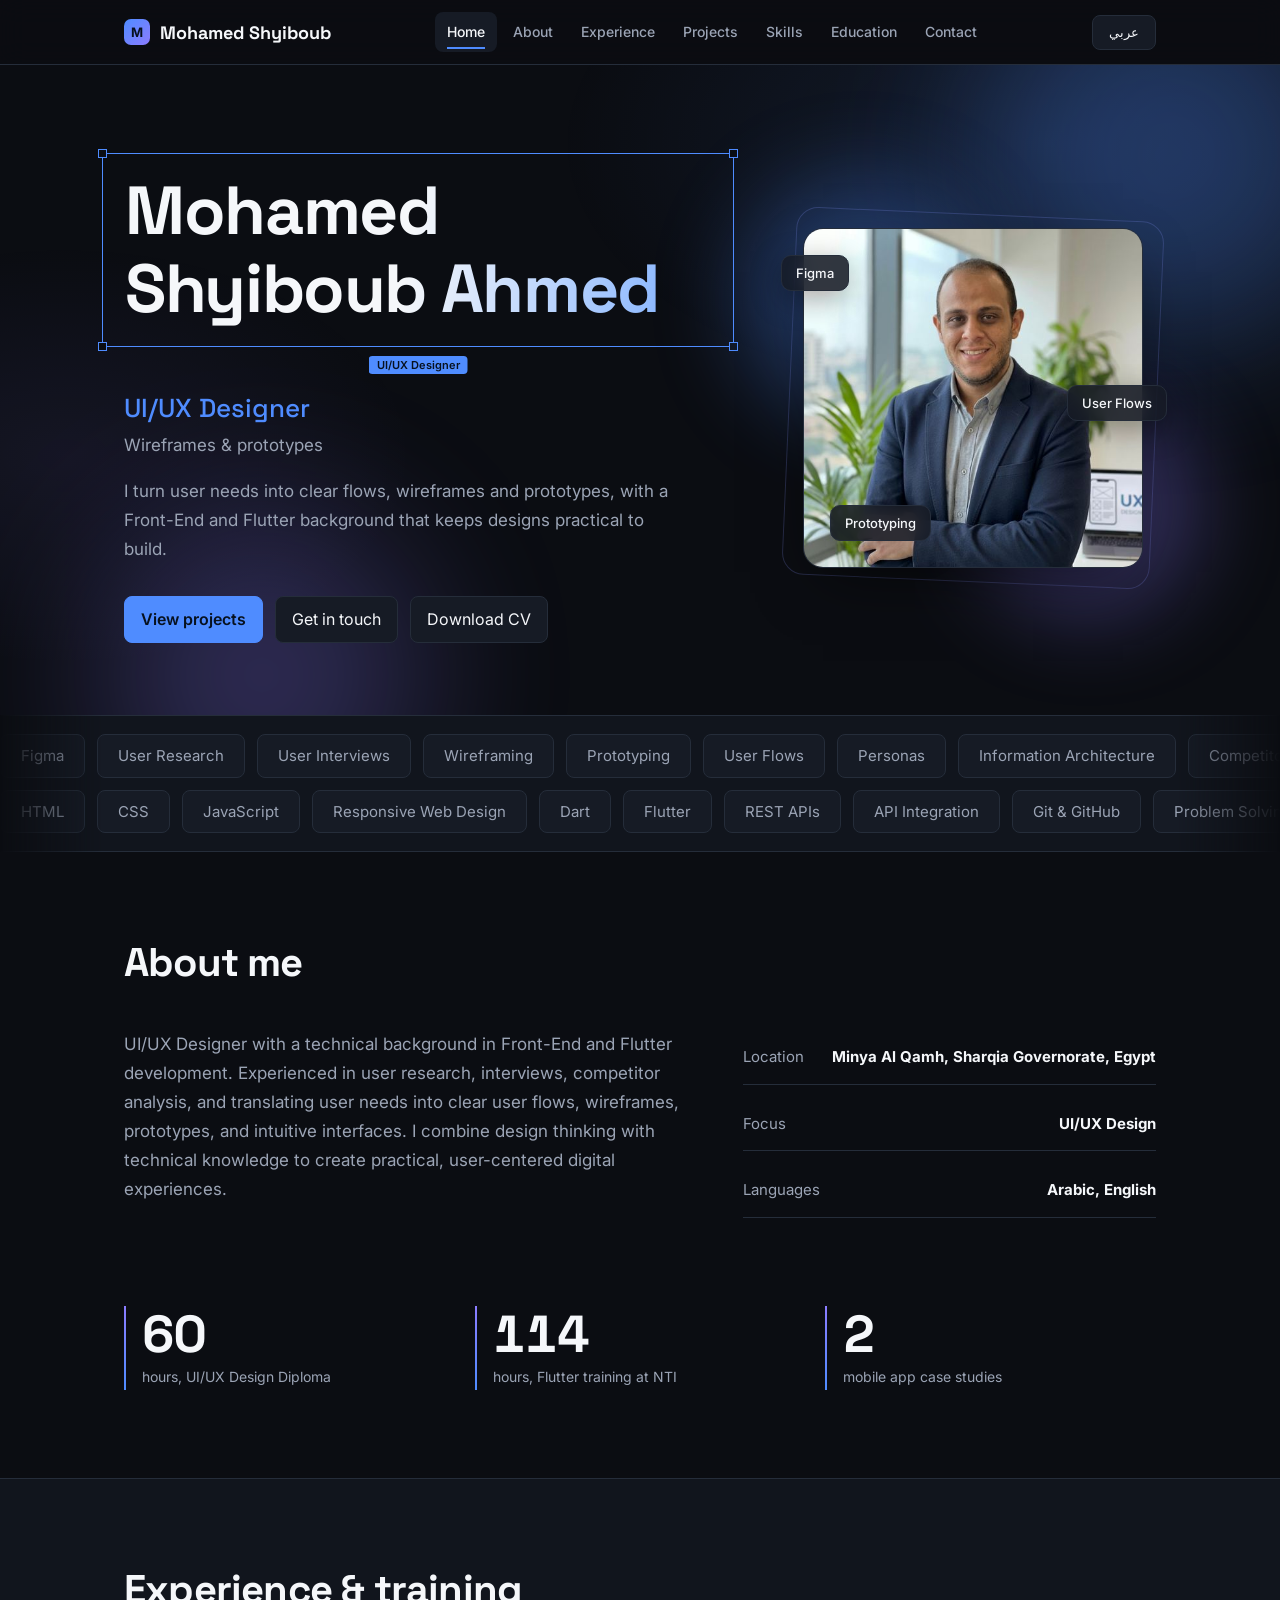
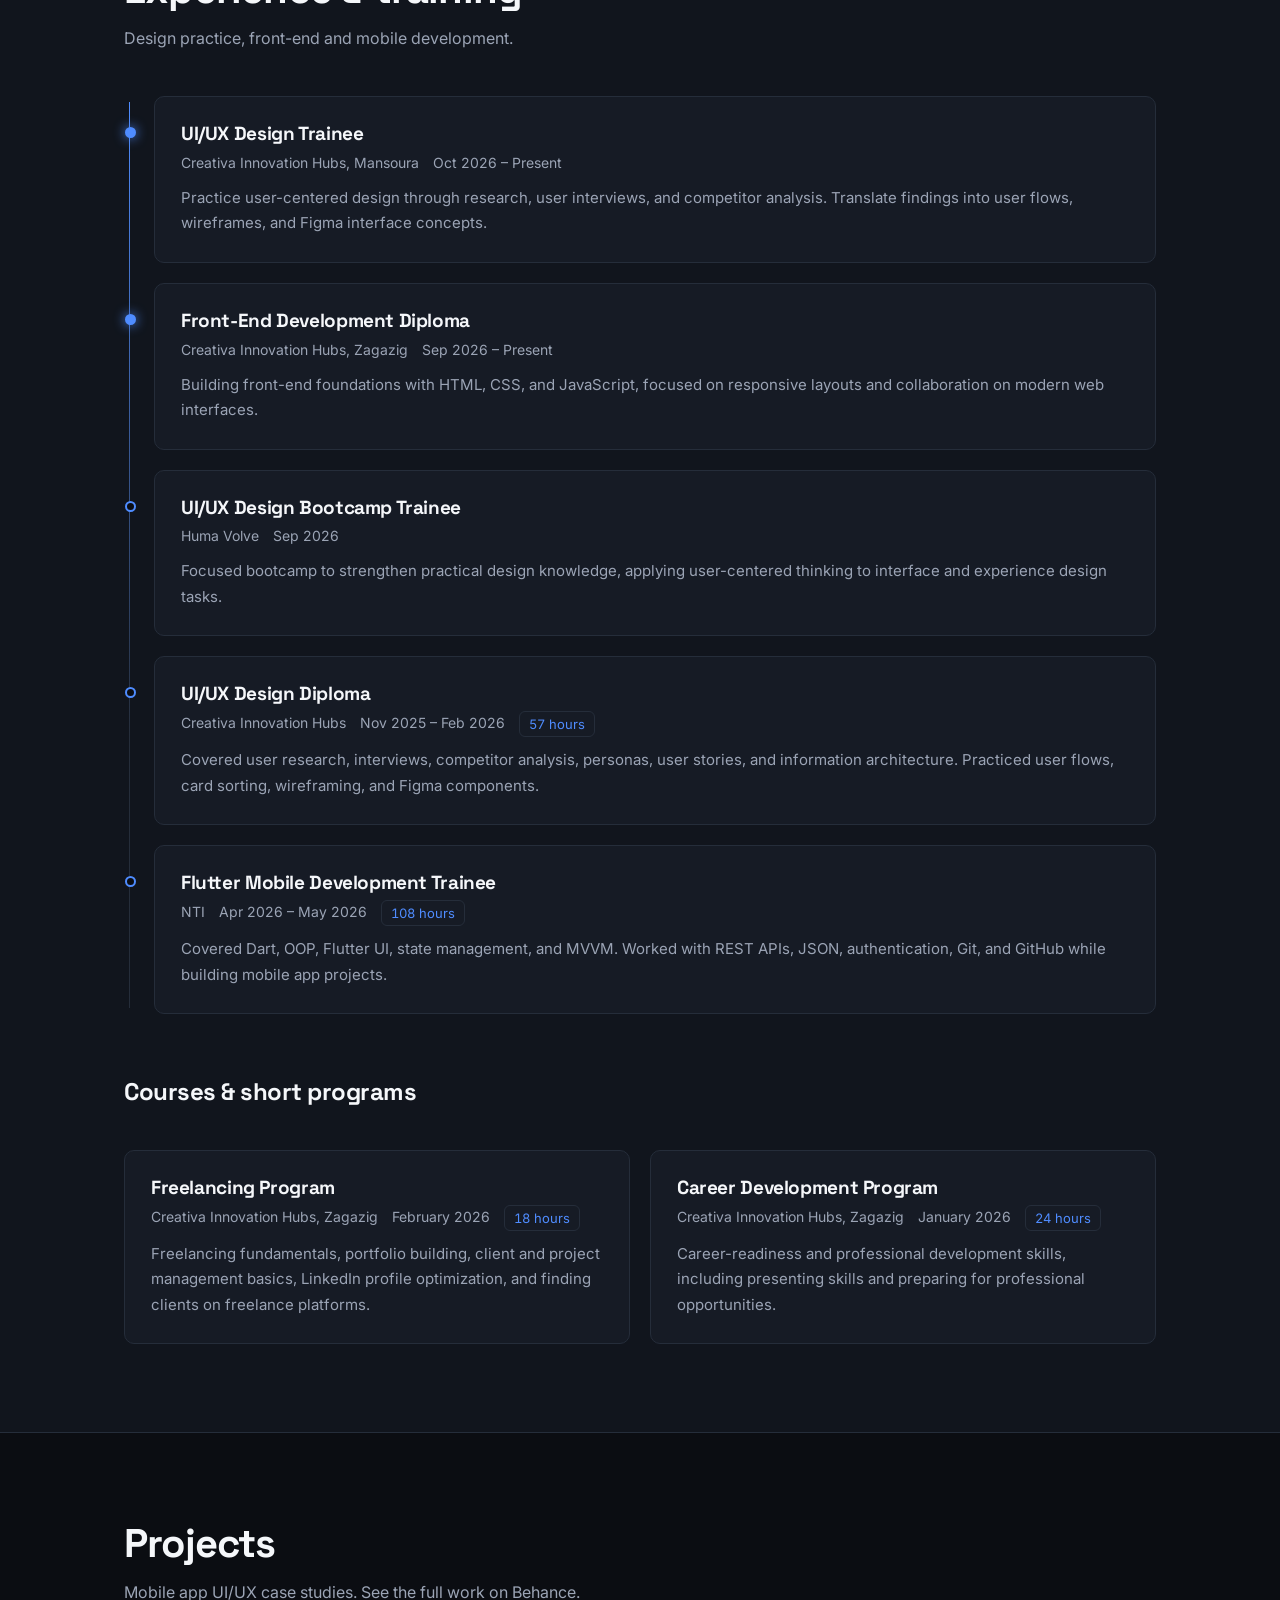
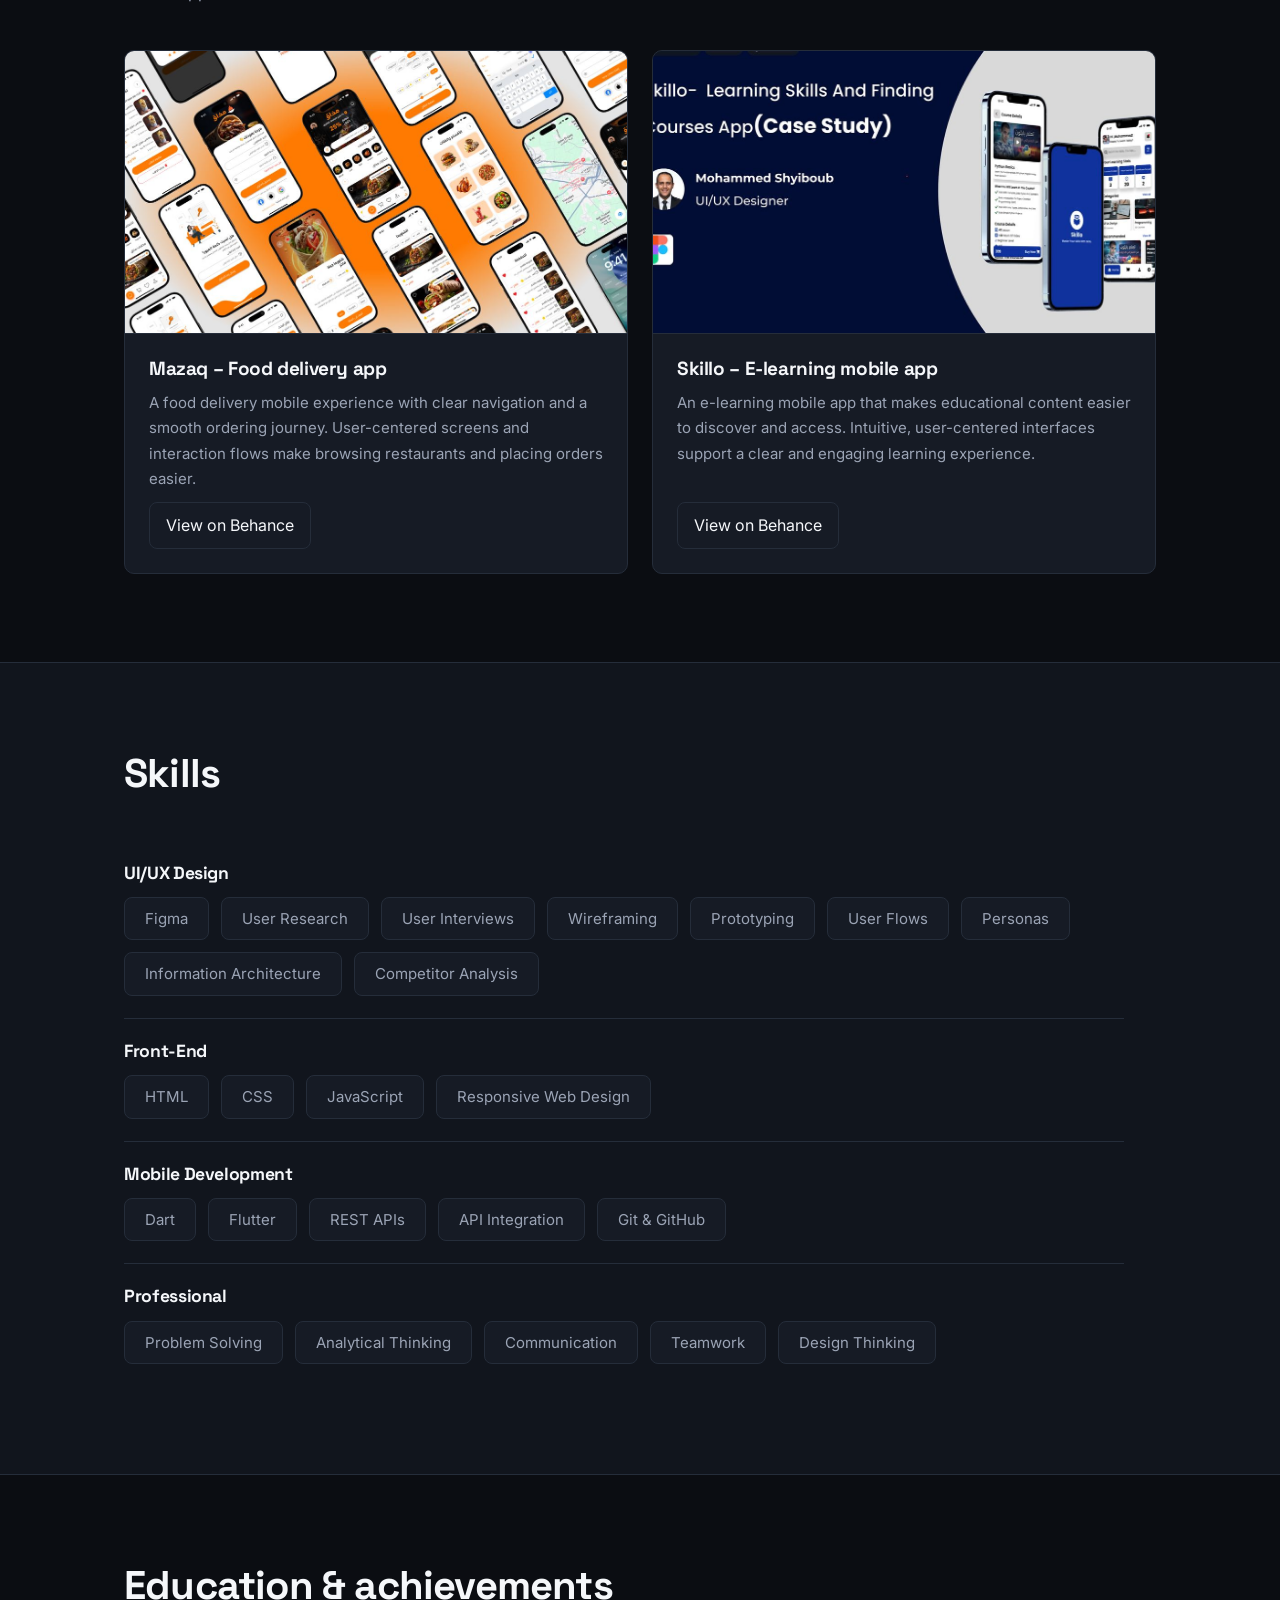
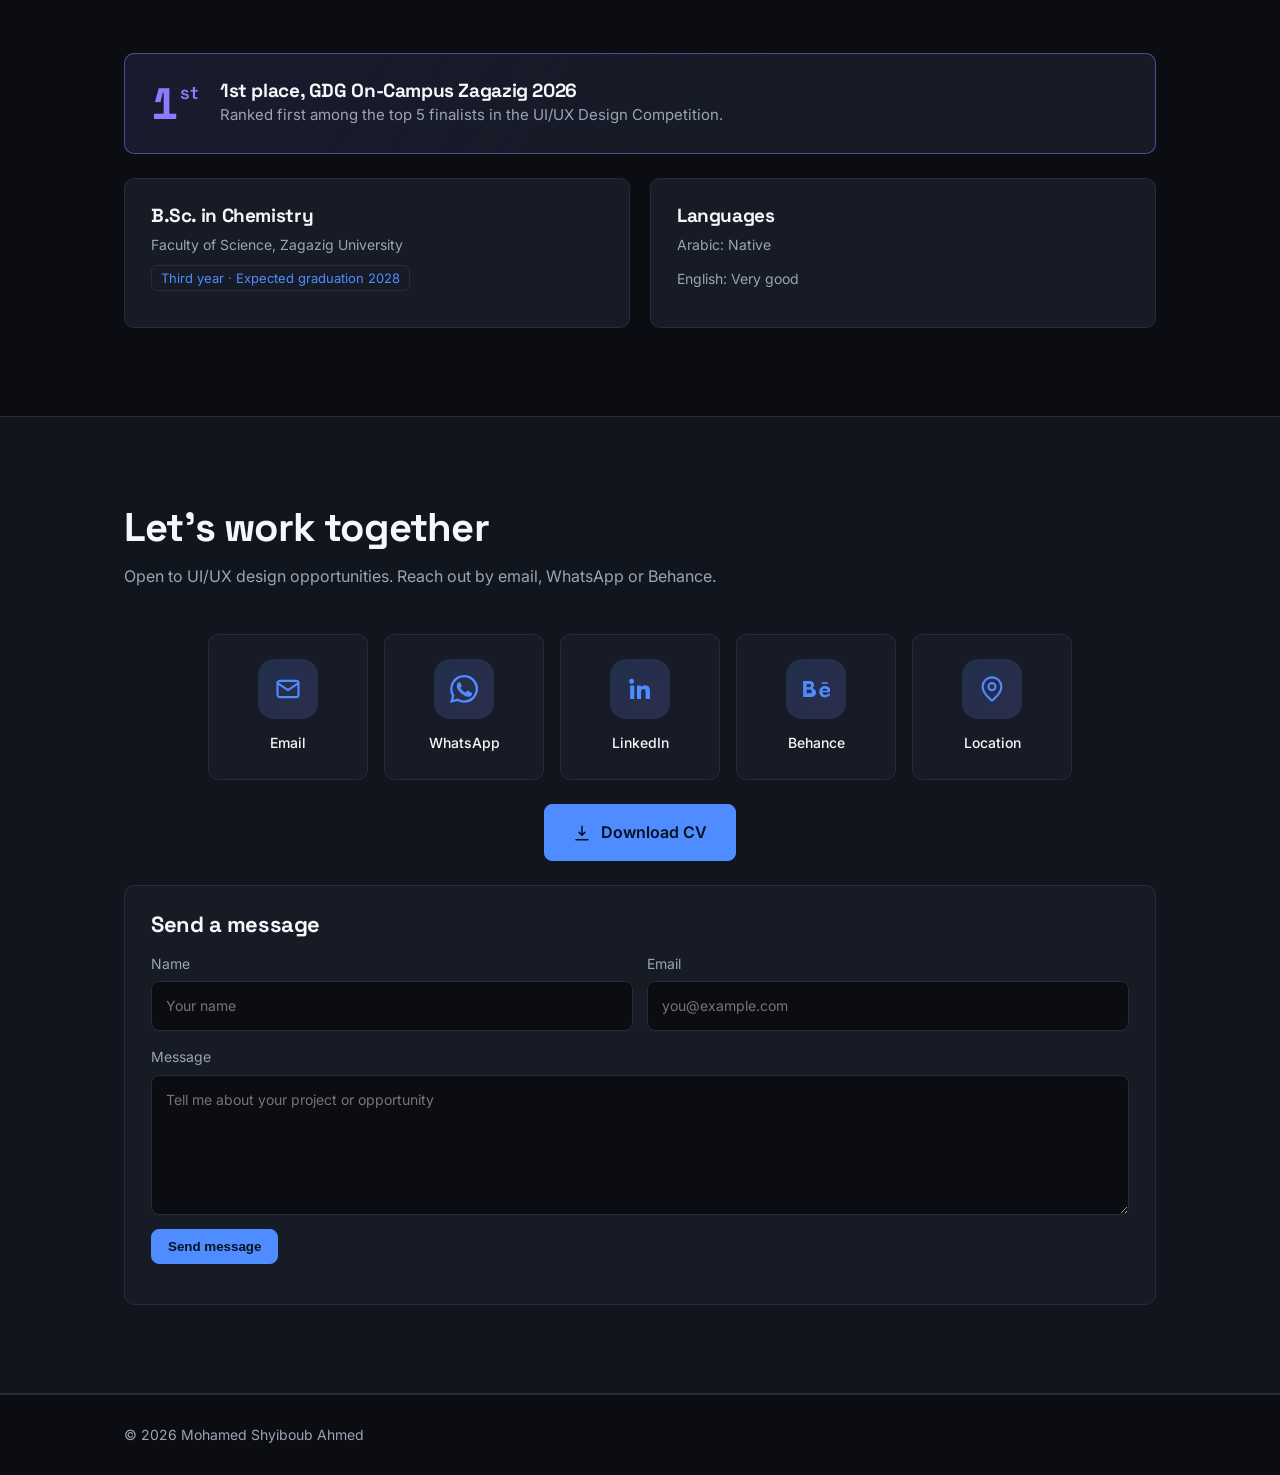
<file: portfolio/index.html>
<!DOCTYPE html>
<html lang="en" dir="ltr">
<head>
<meta charset="utf-8">
<meta name="viewport" content="width=device-width, initial-scale=1, viewport-fit=cover">
<meta name="color-scheme" content="dark">
<title>Mohamed Shyiboub Ahmed – UI/UX Designer</title>

<!-- ========== START: Fonts ==========
     Inter + Space Grotesk for English, IBM Plex Sans Arabic for Arabic. -->
<link rel="preconnect" href="https://fonts.googleapis.com">
<link href="https://fonts.googleapis.com/css2?family=Inter:wght@400;500;600;700&family=Space+Grotesk:wght@500;600;700&family=IBM+Plex+Sans+Arabic:wght@400;500;600;700&display=swap" rel="stylesheet">
<!-- ========== END: Fonts ========== -->

<!-- ========== START: Stylesheet ==========
     All visual styling lives in css/style.css. -->
<link rel="stylesheet" href="css/style.css">
<!-- ========== END: Stylesheet ========== -->
</head>
<body>

<!-- ========== START: Scroll progress bar ==========
     Thin gradient line at the top that fills as the visitor scrolls down. -->
<div id="bar"></div>
<!-- ========== END: Scroll progress bar ========== -->

<!-- ========== START: Header & navigation ==========
     Sticky top bar: logo, section links, language switch button and mobile menu button. -->
<header><div class="wrap nav">
 <a href="#home" class="logo"><i>M</i><span data-i="brand"></span></a>
 <ul class="links" id="links">
  <li><a href="#home" data-i="n1"></a></li><li><a href="#about" data-i="n2"></a></li><li><a href="#experience" data-i="n3"></a></li><li><a href="#projects" data-i="n4"></a></li><li><a href="#skills" data-i="n5"></a></li><li><a href="#education" data-i="n6"></a></li><li><a href="#contact" data-i="n7"></a></li>
 </ul>
 <div class="tools">
  <button class="btn" id="lang" aria-label="Language"></button>
  <button class="btn" id="menu" aria-label="Menu" aria-expanded="false">☰</button>
 </div>
</div></header>
<!-- ========== END: Header & navigation ========== -->

<!-- ========== START: Intro curtain ==========
     Opening animation: two panels slide away to reveal the page. -->
<div class="curtain" id="cur0" aria-hidden="true"><i></i><i></i><b>M.S</b></div>
<!-- ========== END: Intro curtain ========== -->

<!-- ========== START: Cursor glow ==========
     Soft light that follows the mouse (desktop only). -->
<div class="cur" id="glow"></div>
<!-- ========== END: Cursor glow ========== -->

<main>

<!-- ========== START: Hero section (#home) ==========
     First screen: name, role, rotating text, buttons, profile photo with floating tags, particle canvas and glowing orbs. -->
<section class="hero" id="home"><canvas id="fx"></canvas><i class="orb o1"></i><i class="orb o2"></i><div class="wrap hgrid">
 <div>
  <div class="sel"><b></b><b></b><b></b><b></b><h1 data-i="name"></h1><em data-i="hug"></em></div>
  <p class="role" data-i="role"></p><p class="rot"><span id="rot"></span></p>
  <p class="lead" data-i="lead"></p>
  <div class="cta"><a class="btn pri" href="#projects" data-i="c1"></a><a class="btn" href="#contact" data-i="c2"></a><a class="btn" href="assets/Mohamed_Shyiboub_Ahmed_CV.pdf" download="Mohamed_Shyiboub_Ahmed_CV.pdf" data-i="dCV"></a></div>
 </div>
 <div class="photo"><div class="aura" aria-hidden="true"><i class="g1"></i><i class="g2"></i></div><span class="fl" style="top:8%;left:-22px">Figma</span><span class="fl" style="top:46%;right:-24px;animation-delay:-1.4s" data-i="fl4"></span><span class="fl" style="bottom:8%;left:8%;animation-delay:-2.6s" data-i="fl3"></span><img src="assets/images/profile.jpg" alt="Mohamed Shyiboub Ahmed" width="340" height="340"></div>
</div></section>
<!-- ========== END: Hero section (#home) ========== -->

<!-- ========== START: Skills marquee ==========
     Two rows of skill chips scrolling endlessly; filled by main.js. -->
<div class="mq" dir="ltr"><div class="mt" id="m1"></div><div class="mt rv2" id="m2"></div></div>
<!-- ========== END: Skills marquee ========== -->

<!-- ========== START: About section (#about) ==========
     Short bio on the left and quick facts (location, focus, languages) on the right. -->
<section id="about"><div class="wrap">
 <div class="sh"><h2 data-i="aT"></h2></div>
 <div class="about rv">
  <div><p data-i="aP"></p></div>
  <div class="facts">
   <div><span data-i="fL"></span><b data-i="fLv"></b></div>
   <div><span data-i="fR"></span><b data-i="fRv"></b></div>
   
   <div><span data-i="fG"></span><b data-i="fGv"></b></div>
  </div>
 </div>
</div></section>
<!-- ========== END: About section (#about) ========== -->

<!-- ========== START: Stats strip ==========
     Three animated counters: diploma hours, Flutter training hours and case studies. -->
<section class="stb"><div class="wrap stats rv"><div><b data-n="63" aria-label="63">0</b><span data-i="s1"></span></div><div><b data-n="120" aria-label="120">0</b><span data-i="s2"></span></div><div><b data-n="2" aria-label="2">0</b><span data-i="s3"></span></div></div></section>
<!-- ========== END: Stats strip ========== -->

<!-- ========== START: Experience & training section (#experience) ==========
     Timeline and the courses grid; both are filled by main.js from the language files. -->
<section class="alt" id="experience"><div class="wrap">
 <div class="sh"><h2 data-i="eT"></h2><p data-i="eS"></p></div>
 <div class="tl" id="tl"></div>
 <div class="sh" style="margin-top:64px"><h3 data-i="cT" style="font-size:24px"></h3></div>
 <div class="cols" id="courses"></div>
</div></section>
<!-- ========== END: Experience & training section (#experience) ========== -->

<!-- ========== START: Projects section (#projects) ==========
     Two case-study cards (Mazaq and Skillo) linking to Behance. -->
<section id="projects"><div class="wrap">
 <div class="sh"><h2 data-i="pT"></h2><p data-i="pS"></p></div>
 <div class="proj">
  <article class="card rv"><a class="shot" href="https://www.behance.net/gallery/251943223/Mazaq-Food-Delivery-App-UXUI-Case-Study" target="_blank" rel="noopener"><img src="assets/images/project-mazaq.jpg" alt="Mazaq app screens" loading="lazy"><span class="vw" data-i="pV"></span></a><div class="pb"><h3 data-i="p1T"></h3><p data-i="p1D"></p><a class="btn" href="https://www.behance.net/gallery/251943223/Mazaq-Food-Delivery-App-UXUI-Case-Study" target="_blank" rel="noopener" data-i="pB"></a></div></article>
  <article class="card rv"><a class="shot" href="https://www.behance.net/gallery/249426463/Skillo-App-Mobile-UIUX-Design-Case-Study" target="_blank" rel="noopener"><img src="assets/images/project-skillo.jpg" alt="Skillo app screens" loading="lazy"><span class="vw" data-i="pV"></span></a><div class="pb"><h3 data-i="p2T"></h3><p data-i="p2D"></p><a class="btn" href="https://www.behance.net/gallery/249426463/Skillo-App-Mobile-UIUX-Design-Case-Study" target="_blank" rel="noopener" data-i="pB"></a></div></article>
 </div>
</div></section>
<!-- ========== END: Projects section (#projects) ========== -->

<!-- ========== START: Skills section (#skills) ==========
     Skill groups with chips; filled by main.js from the language files. -->
<section class="alt" id="skills"><div class="wrap">
 <div class="sh"><h2 data-i="sT"></h2></div>
 <div class="sk" id="sk"></div>
</div></section>
<!-- ========== END: Skills section (#skills) ========== -->

<!-- ========== START: Education & achievements section (#education) ==========
     1st-place achievement, university degree and spoken languages. -->
<section id="education"><div class="wrap">
 <div class="sh"><h2 data-i="dT"></h2></div>
 <div class="card ach rv"><strong><span data-n="1" aria-label="1">1</span><sup data-i="ord"></sup></strong><div><h3 data-i="gT"></h3><p data-i="gD"></p></div></div>
 <div class="cols rv">
  <div class="card"><h3 data-i="dDeg"></h3><div class="meta"><span data-i="dUni"></span><span class="tag" data-i="dYr"></span></div></div>
  <div class="card"><h3 data-i="lT"></h3><div class="meta"><span data-i="l1"></span></div><div class="meta"><span data-i="l2"></span></div></div>
 </div>
</div></section>
<!-- ========== END: Education & achievements section (#education) ========== -->

<!-- ========== START: Contact section (#contact) ==========
     Contact cards (email, WhatsApp, LinkedIn, Behance, location), CV download button and the mail form. -->
<section class="alt" id="contact"><div class="wrap">
 <div class="sh"><h2 data-i="kT"></h2><p data-i="kS"></p></div>
 <div class="cg rv">
  <a class="card" href="mailto:mohammedshyiboub@gmail.com"><span class="ic" aria-hidden="true"><svg viewBox="0 0 24 24" fill="none" stroke="currentColor" stroke-width="1.8" stroke-linecap="round" stroke-linejoin="round"><rect x="3" y="5" width="18" height="14" rx="2"/><path d="m3 7 9 6 9-6"/></svg></span><small data-i="kE"></small></a>
  <a class="card" href="https://wa.me/201095631734" target="_blank" rel="noopener"><span class="ic" aria-hidden="true"><svg viewBox="0 0 24 24" fill="currentColor"><path d="M20.5 3.5A11.8 11.8 0 0 0 12 0 11.9 11.9 0 0 0 1.7 17.8L0 24l6.4-1.7A11.9 11.9 0 0 0 12 23.8h0A11.9 11.9 0 0 0 20.5 3.5zM12 21.8a9.9 9.9 0 0 1-5-1.4l-.4-.2-3.800 1 1-3.700-.2-.4A9.900 9.900 0 1 1 12 21.800zm5.400-7.400c-.3-.1-1.800-.9-2-1s-.5-.1-.7.1-.8 1-1 1.200-.4.200-.7.100a8.100 8.100 0 0 1-4-3.500c-.3-.5.3-.5.900-1.600a.6.600 0 0 0 0-.6c-.1-.1-.7-1.700-.9-2.300s-.5-.5-.7-.5h-.6a1.200 1.200 0 0 0-.9.400 3.700 3.700 0 0 0-1.100 2.700 6.400 6.400 0 0 0 1.300 3.400 14.600 14.600 0 0 0 5.600 5c2.100.9 2.900 1 3.900.8a3.300 3.300 0 0 0 2.200-1.500 2.700 2.700 0 0 0 .2-1.500c-.1-.1-.3-.2-.6-.3z"/></svg></span><small data-i="kP"></small></a>
  <a class="card" href="https://www.linkedin.com/in/mohammed-shyiboub-hedhed" target="_blank" rel="noopener"><span class="ic" aria-hidden="true"><svg viewBox="0 0 24 24" fill="currentColor"><path d="M20.4 20.5h-3.6v-5.6c0-1.3 0-3-1.8-3s-2.1 1.4-2.1 2.9v5.7H9.4V9h3.4v1.6c.5-.9 1.6-1.8 3.4-1.8 3.6 0 4.3 2.4 4.3 5.5v6.2zM5.3 7.4a2.1 2.1 0 1 1 0-4.1 2.1 2.1 0 0 1 0 4.1zM7.1 20.5H3.6V9h3.5v11.5z"/></svg></span><small>LinkedIn</small></a>
  <a class="card" href="https://www.behance.net/mohammeshyibou" target="_blank" rel="noopener"><span class="ic" aria-hidden="true"><svg viewBox="0 0 24 24" fill="currentColor"><path d="M8.5 11.2c1.2-.5 1.8-1.4 1.8-2.7 0-2.2-1.6-3.3-3.8-3.3H1v13.6h6.8c2.5 0 4.2-1.3 4.2-3.8 0-1.6-.9-2.9-3.5-3.8zM4 7.7h2.3c.9 0 1.5.4 1.5 1.3s-.6 1.4-1.6 1.4H4V7.7zm2.6 8H4v-3.3h2.7c1 0 1.7.5 1.7 1.7s-.7 1.6-1.8 1.6zM17 6.2h5.2v1.3H17V6.2zm2.7 3.2c-3 0-4.8 2.1-4.8 4.9 0 3 1.7 4.9 4.9 4.9 2.4 0 3.9-1.100 4.5-3.2h-2.3c-.2.5-.8 1.100-2 1.100-1.500 0-2.300-.9-2.400-2.400h6.900c.2-3.200-1.400-5.300-4.800-5.300zm-2.300 4c.1-1.200 1-1.900 2.200-1.900 1.200 0 2 .7 2.100 1.900h-4.300z"/></svg></span><small>Behance</small></a>
  <a class="card" href="https://maps.app.goo.gl/3ocJD6Zgsym83tqk7" target="_blank" rel="noopener"><span class="ic" aria-hidden="true"><svg viewBox="0 0 24 24" fill="none" stroke="currentColor" stroke-width="1.8" stroke-linecap="round" stroke-linejoin="round"><path d="M20 10c0 6-8 12-8 12S4 16 4 10a8 8 0 0 1 16 0z"/><circle cx="12" cy="10" r="3"/></svg></span><small data-i="kL"></small></a>
 </div>
 <div class="cvw rv"><a class="btn pri cvb" href="assets/Mohamed_Shyiboub_Ahmed_CV.pdf" download="Mohamed_Shyiboub_Ahmed_CV.pdf"><svg viewBox="0 0 24 24" width="18" height="18" fill="none" stroke="currentColor" stroke-width="2" stroke-linecap="round" stroke-linejoin="round" aria-hidden="true"><path d="M12 3v12m0 0-4-4m4 4 4-4M4 21h16"/></svg><span data-i="dCV"></span></a></div>
<form class="card fm rv" onsubmit="return sendMail(this)"><h3 data-i="fH"></h3><div class="row"><label><span data-i="fN"></span><input name="fn" required autocomplete="name" data-p="fNp"></label><label><span data-i="fE"></span><input name="fe" type="email" dir="ltr" required autocomplete="email" data-p="fEp"></label></div><label><span data-i="fM"></span><textarea name="fm" required data-p="fMp"></textarea></label><div><button class="btn pri" type="submit" data-i="fS"></button></div><p id="fst" role="status"></p></form>
</div></section>
<!-- ========== END: Contact section (#contact) ========== -->

</main>

<!-- ========== START: Footer ==========
     Copyright line. -->
<footer><div class="wrap" data-i="foot"></div></footer>
<!-- ========== END: Footer ========== -->

<!-- ========== START: Scripts ==========
     1) lang/en.js and lang/ar.js: the text of each language (one file per language).
     2) main.js: language switching, rendering, animations, form. Loaded last because it needs the language files. -->
<script src="js/lang/en.js"></script>
<script src="js/lang/ar.js"></script>
<script src="js/main.js"></script>
<!-- ========== END: Scripts ========== -->
</body>
</html>
</file>
<file: css/style.css>
/* =====================================================================
   style.css - Styles for Mohammed Shyiboub Hedhed's portfolio
   Dark theme, English (LTR) + Arabic (RTL) support.
   Every section below is wrapped in START / END comments.
   ===================================================================== */

/* ---------- START: 1. Design tokens, reset & base typography ----------
   Colour variables (:root), box-sizing reset, page background, fonts, links, headings and the .wrap container. */
:root {
  --bg: #0b0d12;
  --bg2: #11151d;
  --card: #161b25;
  --a: #4f8cff;
  --a2: #8b7cff;
  --tx: #f5f7fa;
  --tx2: #9ba4b5;
  --bd: #252d3a;
  --r: 10px;
  --on-a: #07111f;
  --a-hover: #6a9dff;
  --a-soft: #8fb4ff;
  --hdr: rgba(11, 13, 18, 0.82);
  --hdr2: rgba(11, 13, 18, 0.92);
  --glass: rgba(22, 27, 37, 0.88);
  --glass2: rgba(22, 27, 37, 0.72);
  --curt: #080a0f;
  --orb: 0.28;
  --ph-sh: 0 24px 60px -20px rgba(0, 0, 0, 0.6);
  --fl-sh: 0 8px 30px rgba(0, 0, 0, 0.35);
  color-scheme: dark;
  box-sizing: border-box;
  padding-top: env(safe-area-inset-top, 0px);
  padding-bottom: env(safe-area-inset-bottom, 0px);
}
/* Light theme: only the tokens change. Dark is the default (no attribute = dark). */
:root[data-theme="light"] {
  --bg: #f6f8fc;
  --bg2: #ebeff6;
  --card: #ffffff;
  --a: #2563eb;
  --a2: #6d5bff;
  --tx: #0e1320;
  --tx2: #4a5568;
  --bd: #d8dee9;
  --on-a: #ffffff;
  --a-hover: #1d4ed8;
  --a-soft: #1d4ed8;
  --hdr: rgba(246, 248, 252, 0.85);
  --hdr2: rgba(246, 248, 252, 0.94);
  --glass: rgba(255, 255, 255, 0.9);
  --glass2: rgba(255, 255, 255, 0.8);
  --curt: #f6f8fc;
  --orb: 0.16;
  --ph-sh: 0 24px 60px -24px rgba(30, 45, 90, 0.35);
  --fl-sh: 0 8px 26px rgba(30, 45, 90, 0.14);
  color-scheme: light;
}
*,
*::before,
*::after {
  box-sizing: inherit;
}
html {
  height: 100%;
  scroll-behavior: smooth;
  scroll-padding-top: calc(76px + env(safe-area-inset-top, 0px));
}
body {
  margin: 0;
  min-height: 100%;
  background: var(--bg);
  color: var(--tx);
  font:
    400 16px/1.7 Inter,
    "IBM Plex Sans Arabic",
    system-ui,
    sans-serif;
  -webkit-font-smoothing: antialiased;
}
body::before {
  content: "";
  position: fixed;
  inset: 0 0 auto;
  height: env(safe-area-inset-top, 0px);
  background: var(--hdr2);
  z-index: 60;
}
[dir="rtl"] body,
[dir="rtl"] button {
  font-family: "IBM Plex Sans Arabic", Inter, system-ui, sans-serif;
}
a {
  color: inherit;
  text-decoration: none;
}
:focus-visible {
  outline: 2px solid var(--a);
  outline-offset: 3px;
  border-radius: 4px;
}
.wrap {
  max-width: 1080px;
  margin: 0 auto;
  padding: 0 24px;
}
h1,
h2,
h3 {
  font-family: "Space Grotesk", "IBM Plex Sans Arabic", sans-serif;
  margin: 0;
  line-height: 1.15;
  letter-spacing: -0.02em;
}
[dir="rtl"] h1,
[dir="rtl"] h2,
[dir="rtl"] h3 {
  font-family: "IBM Plex Sans Arabic", sans-serif;
  letter-spacing: 0;
  line-height: 1.35;
}
p {
  margin: 0;
}
/* ---------- END: 1. Design tokens, reset & base typography ---------- */

/* ---------- START: 2. Header, navigation & buttons ----------
   Sticky top bar, logo, nav links, language/menu buttons and the shared .btn styles. */
header {
  position: sticky;
  top: env(safe-area-inset-top, 0px);
  z-index: 50;
  background: var(--hdr);
  backdrop-filter: blur(14px);
  border-bottom: 1px solid var(--bd);
}
.nav {
  display: flex;
  align-items: center;
  justify-content: space-between;
  height: 64px;
  gap: 16px;
}
.logo {
  font:
    700 18px "Space Grotesk",
    sans-serif;
  display: flex;
  align-items: center;
  gap: 10px;
}
.logo i {
  width: 26px;
  height: 26px;
  border-radius: 7px;
  background: linear-gradient(135deg, var(--a), var(--a2));
  display: grid;
  place-items: center;
  font:
    700 13px Inter,
    sans-serif;
  font-style: normal;
  color: var(--on-a);
}
.links {
  display: flex;
  gap: 4px;
  list-style: none;
  margin: 0;
  padding: 0;
}
.links a {
  position: relative;
  display: block;
  padding: 8px 12px;
  border-radius: 8px;
  color: var(--tx2);
  font-size: 14px;
  font-weight: 500;
  transition:
    color 0.2s,
    background 0.2s;
}
.links a:hover,
.links a.on {
  color: var(--tx);
  background: var(--card);
}
.tools {
  display: flex;
  gap: 8px;
  align-items: center;
}
.btn {
  display: inline-flex;
  align-items: center;
  gap: 8px;
  border: 1px solid var(--bd);
  background: var(--card);
  color: var(--tx);
  padding: 9px 16px;
  border-radius: 8px;
  font: 500 14px inherit;
  cursor: pointer;
  transition:
    border-color 0.2s,
    transform 0.2s,
    background 0.2s;
}
.btn:hover {
  border-color: var(--a);
}
.btn.pri {
  background: var(--a);
  border-color: var(--a);
  color: var(--on-a);
  font-weight: 600;
}
.btn.pri:hover {
  background: var(--a-hover);
  box-shadow: 0 0 24px rgba(79, 140, 255, 0.35);
}
#menu {
  display: none;
}
/* ---------- END: 2. Header, navigation & buttons ---------- */

/* ---------- START: 3. Hero (first screen) ----------
   Name frame, role, lead text and call-to-action buttons. */
.hero {
  position: relative;
  overflow: hidden;
  padding: 88px 0 72px;
  background:
    radial-gradient(700px 380px at 82% 12%, rgba(79, 140, 255, 0.12), transparent 70%),
    radial-gradient(500px 300px at 5% 60%, rgba(139, 124, 255, 0.08), transparent 70%);
}
.hgrid {
  display: grid;
  grid-template-columns: 1.25fr 0.75fr;
  gap: 56px;
  align-items: center;
}
.sel {
  position: relative;
  display: inline-block;
  padding: 18px 22px;
  border: 1px solid var(--a);
  margin-inline-start: -22px;
}
.sel b {
  position: absolute;
  width: 9px;
  height: 9px;
  background: var(--bg);
  border: 1.5px solid var(--a);
}
.sel b:nth-child(1) {
  top: -5px;
  left: -5px;
}
.sel b:nth-child(2) {
  top: -5px;
  right: -5px;
}
.sel b:nth-child(3) {
  bottom: -5px;
  left: -5px;
}
.sel b:nth-child(4) {
  bottom: -5px;
  right: -5px;
}
.sel em {
  position: absolute;
  top: 100%;
  left: 50%;
  transform: translateX(-50%);
  margin-top: 10px;
  background: var(--a);
  color: var(--on-a);
  font:
    600 11px Inter,
    sans-serif;
  font-style: normal;
  padding: 2px 8px;
  border-radius: 4px;
  white-space: nowrap;
}
.hero h1 {
  font-size: clamp(38px, 6.2vw, 68px);
  font-weight: 700;
}
.role {
  margin-top: 44px;
  font:
    500 clamp(19px, 2.4vw, 26px) "Space Grotesk",
    "IBM Plex Sans Arabic",
    sans-serif;
  color: var(--a);
}
.lead {
  margin-top: 16px;
  color: var(--tx2);
  max-width: 560px;
  font-size: 17px;
}
.cta {
  display: flex;
  flex-wrap: wrap;
  gap: 12px;
  margin-top: 32px;
}
/* ---------- END: 3. Hero (first screen) ---------- */

/* ---------- START: 4. Shared section layout, cards & About ----------
   Generic section spacing, section headings, the reusable .card, and the About text + facts list. */
section {
  padding: 88px 0;
}
section.alt {
  background: var(--bg2);
  border-block: 1px solid var(--bd);
}
.sh {
  margin-bottom: 44px;
  max-width: 620px;
}
.sh h2 {
  font-size: clamp(28px, 4vw, 40px);
}
.sh p {
  margin-top: 12px;
  color: var(--tx2);
}
.card {
  position: relative;
  background: var(--card);
  border: 1px solid var(--bd);
  border-radius: var(--r);
  padding: 26px;
  transition: border-color 0.25s;
}
.card:hover {
  border-color: rgba(79, 140, 255, 0.55);
}
.about {
  display: grid;
  grid-template-columns: 1.4fr 1fr;
  gap: 40px;
}
.about p {
  color: var(--tx2);
  font-size: 17px;
}
.facts {
  display: grid;
  gap: 12px;
  align-content: start;
}
.facts div {
  display: flex;
  justify-content: space-between;
  gap: 16px;
  padding: 14px 0;
  border-bottom: 1px solid var(--bd);
  font-size: 15px;
}
.facts span {
  color: var(--tx2);
}
/* ---------- END: 4. Shared section layout, cards & About ---------- */

/* ---------- START: 5. Experience timeline & courses ----------
   Vertical timeline, meta rows, tags, and the two-column course grid. */
.tl {
  position: relative;
  display: grid;
  gap: 20px;
  padding-inline-start: 30px;
}
.tl::before {
  content: "";
  position: absolute;
  inset-block: 6px;
  inset-inline-start: 5px;
  width: 1px;
  background: linear-gradient(var(--a), var(--bd) 70%);
}
.tl .card {
  position: relative;
}
.tl .card::before {
  content: "";
  position: absolute;
  inset-inline-start: -30px;
  top: 30px;
  width: 11px;
  height: 11px;
  border-radius: 50%;
  background: var(--bg);
  border: 2px solid var(--a);
}
.tl .card.now::before {
  background: var(--a);
  box-shadow: 0 0 12px var(--a);
}
.meta {
  display: flex;
  flex-wrap: wrap;
  gap: 8px 14px;
  color: var(--tx2);
  font-size: 14px;
  margin: 6px 0 10px;
}
.tag {
  display: inline-block;
  border: 1px solid var(--bd);
  border-radius: 6px;
  padding: 1px 9px;
  font-size: 13px;
  color: var(--a);
}
.card h3 {
  font-size: 19px;
}
.card p {
  color: var(--tx2);
  font-size: 15px;
}
.cols {
  display: grid;
  grid-template-columns: repeat(2, 1fr);
  gap: 20px;
}
/* ---------- END: 5. Experience timeline & courses ---------- */

/* ---------- START: 6. Projects ----------
   Project cards, cover and body areas. */
.proj {
  display: grid;
  grid-template-columns: repeat(2, 1fr);
  gap: 24px;
}
.proj .card {
  padding: 0;
  overflow: hidden;
  display: flex;
  flex-direction: column;
}
.cover {
  height: 190px;
  display: grid;
  place-items: center;
  border-bottom: 1px solid var(--bd);
  position: relative;
  background: linear-gradient(135deg, #141b2b, #1a1840);
}
.cover span {
  font:
    700 46px "Space Grotesk",
    sans-serif;
  letter-spacing: -0.03em;
}
.cover i {
  position: absolute;
  width: 62px;
  height: 112px;
  border: 1.5px solid var(--bd);
  border-radius: 12px;
  background: var(--bg);
}
.cover i:nth-of-type(1) {
  transform: translateX(-96px) rotate(-6deg);
}
.cover i:nth-of-type(2) {
  transform: translateX(96px) rotate(6deg);
}
.cover span {
  position: relative;
  z-index: 1;
  background: var(--bg);
  border: 1px solid var(--bd);
  padding: 8px 22px;
  border-radius: 10px;
}
.pb {
  padding: 24px;
  display: flex;
  flex-direction: column;
  gap: 10px;
  flex: 1;
}
.pb .btn {
  align-self: flex-start;
  margin-top: auto;
}
/* ---------- END: 6. Projects ---------- */

/* ---------- START: 7. Skills (base chip styles) ----------
   Original chip styles; the final skills layout is further below in section 20. */
.sk {
  display: grid;
  grid-template-columns: repeat(2, 1fr);
  gap: 20px;
}
.chips {
  display: flex;
  flex-wrap: wrap;
  gap: 8px;
  margin-top: 16px;
}
.chips span {
  padding: 5px 12px;
  border: 1px solid var(--bd);
  border-radius: 7px;
  background: var(--bg2);
  font-size: 14px;
  transition:
    border-color 0.2s,
    color 0.2s;
}
.chips span:hover {
  border-color: var(--a);
  color: var(--a);
}
/* ---------- END: 7. Skills (base chip styles) ---------- */

/* ---------- START: 8. Achievement card ----------
   Highlighted 1st-place achievement card. */
.ach {
  display: flex;
  gap: 22px;
  align-items: center;
  border-color: rgba(139, 124, 255, 0.5);
  background: linear-gradient(120deg, rgba(139, 124, 255, 0.12), var(--card) 60%);
  margin-bottom: 24px;
}
.ach strong {
  font:
    700 44px "Space Grotesk",
    sans-serif;
  color: var(--a2);
  line-height: 1;
}
/* ---------- END: 8. Achievement card ---------- */

/* ---------- START: 9. Contact, CV button, form & footer ----------
   Contact cards with icons, CV download button, mail form and the page footer. */
.cg {
  display: grid;
  grid-template-columns: repeat(2, 1fr);
  gap: 16px;
}
.cg a.card,
.cg div.card {
  display: flex;
  align-items: center;
  gap: 14px;
}
.cg .tx {
  min-width: 0;
}
.ic {
  flex: none;
  width: 44px;
  height: 44px;
  border-radius: 12px;
  display: grid;
  place-items: center;
  background: linear-gradient(135deg, rgba(79, 140, 255, 0.18), rgba(139, 124, 255, 0.18));
  color: var(--a);
  transition: 0.25s;
}
.ic svg {
  width: 22px;
  height: 22px;
}
.cg a.card:hover .ic {
  background: linear-gradient(135deg, var(--a), var(--a2));
  color: #fff;
  transform: translateY(-2px);
}
.cvw {
  display: flex;
  justify-content: center;
  margin: 24px 0;
}
.cvb {
  display: inline-flex;
  align-items: center;
  gap: 10px;
  padding: 14px 28px;
}
.cg small {
  display: block;
  color: var(--tx2);
  font-size: 13px;
  margin-bottom: 2px;
}
.cg b {
  font-weight: 500;
  word-break: break-word;
}
.fm {
  margin-top: 16px;
  display: grid;
  gap: 14px;
}
.fm h3 {
  font-size: 22px;
}
.fm .row {
  display: grid;
  grid-template-columns: 1fr 1fr;
  gap: 14px;
}
.fm label {
  display: grid;
  gap: 6px;
  font-size: 14px;
  color: var(--tx2);
}
.fm input,
.fm textarea {
  width: 100%;
  background: var(--bg);
  border: 1px solid var(--bd);
  border-radius: 8px;
  padding: 12px 14px;
  color: var(--tx);
  font: inherit;
  transition:
    border-color 0.2s,
    box-shadow 0.2s;
}
.fm input:focus,
.fm textarea:focus {
  outline: none;
  border-color: var(--a);
  box-shadow: 0 0 0 3px rgba(79, 140, 255, 0.18);
}
.fm textarea {
  min-height: 140px;
  resize: vertical;
}
#fst {
  font-size: 14px;
  color: var(--tx2);
}
@media (max-width: 860px) {
  .fm .row {
    grid-template-columns: 1fr;
  }
}
footer {
  padding: 28px 0;
  border-top: 1px solid var(--bd);
  color: var(--tx2);
  font-size: 14px;
}
/* ---------- END: 9. Contact, CV button, form & footer ---------- */

/* ---------- START: 10. Scroll progress bar, hero grid & floating orbs ----------
   Top progress bar, hero layer order, blurred background orbs and the 'drift' animation. */
#bar {
  position: fixed;
  top: env(safe-area-inset-top, 0px);
  left: 0;
  right: 0;
  height: 2px;
  z-index: 70;
  background: linear-gradient(90deg, var(--a), var(--a2));
  transform-origin: 0 50%;
  transform: scaleX(0);
}
.hgrid {
  position: relative;
  z-index: 1;
}
.orb {
  position: absolute;
  border-radius: 50%;
  filter: blur(80px);
  opacity: var(--orb);
  pointer-events: none;
  animation: drift 14s ease-in-out infinite alternate;
}
.o1 {
  width: 380px;
  height: 380px;
  background: var(--a);
  top: -100px;
  right: -80px;
}
.o2 {
  width: 320px;
  height: 320px;
  background: var(--a2);
  bottom: -120px;
  left: 8%;
  animation-duration: 19s;
}
@keyframes drift {
  to {
    transform: translate(-70px, 60px) scale(1.18);
  }
}
/* ---------- END: 10. Scroll progress bar, hero grid & floating orbs ---------- */

/* ---------- START: 11. Hero intro animations ----------
   Entrance animations for the frame, name, role, lead, buttons and the rotating text line. */
@keyframes up {
  from {
    opacity: 0;
    transform: translateY(28px);
  }
}
@keyframes fade {
  from {
    opacity: 0;
  }
}
@keyframes frame {
  from {
    clip-path: inset(0 100% 0 0);
  }
  to {
    clip-path: inset(-14px -14px -44px -14px);
  }
}
@keyframes pop {
  from {
    transform: scale(0);
  }
}
.sel {
  animation: frame 1s 0.1s cubic-bezier(0.6, 0, 0.2, 1) both;
}
.sel b {
  animation: pop 0.4s 1s both;
}
.sel em {
  animation: fade 0.6s 1.25s both;
}
.hero h1 {
  animation: up 0.9s 0.35s cubic-bezier(0.2, 0.7, 0.2, 1) both;
}
.role {
  animation: up 0.9s 0.55s both;
}
.lead {
  animation: up 0.9s 0.8s both;
}
.cta {
  animation: up 0.9s 0.95s both;
}
.rot {
  margin-top: 6px;
  height: 30px;
  overflow: hidden;
  color: var(--tx2);
  font-size: 17px;
  animation: fade 1s 1.1s both;
}
#rot {
  display: block;
  animation: rt 0.6s both;
}
@keyframes rt {
  from {
    opacity: 0;
    transform: translateY(100%);
  }
}
/* ---------- END: 11. Hero intro animations ---------- */

/* ---------- START: 12. Skills marquee ----------
   Two infinite scrolling rows of skill chips under the hero. */
.mq {
  overflow: hidden;
  padding: 18px 0;
  background: var(--bg2);
  border-block: 1px solid var(--bd);
  display: grid;
  gap: 12px;
  -webkit-mask-image: linear-gradient(90deg, transparent, #000 8%, #000 92%, transparent);
  mask-image: linear-gradient(90deg, transparent, #000 8%, #000 92%, transparent);
}
.mt {
  display: flex;
  gap: 12px;
  width: max-content;
  animation: mq 26s linear infinite !important;
}
#m2 {
  animation-duration: 32s !important;
}
.mt span {
  transition:
    transform 0.25s,
    border-color 0.25s,
    color 0.25s;
}
.mt span:hover {
  transform: translateY(-3px) scale(1.06);
  border-color: var(--a);
  color: var(--tx);
}
.mt.rv2 {
  animation-direction: reverse;
}
.mq:hover .mt {
  animation-play-state: paused;
}
.mt span {
  padding: 8px 20px;
  border: 1px solid var(--bd);
  border-radius: 8px;
  background: var(--card);
  color: var(--tx2);
  font-size: 15px;
  white-space: nowrap;
}
@keyframes mq {
  to {
    transform: translateX(-50%);
  }
}
/* ---------- END: 12. Skills marquee ---------- */

/* ---------- START: 13. Stats counters, hover effects & project images ----------
   Stat numbers with growing line, card spotlight, nav underline, button shine, timeline line draw, project screenshot zoom. */
.stb {
  padding: 0 0 88px;
}
.stats {
  display: grid;
  grid-template-columns: repeat(3, 1fr);
  gap: 20px;
}
.stats div {
  position: relative;
  padding-inline-start: 18px;
}
.stats div::before,
.stats div::after {
  content: "";
  position: absolute;
  inset-block: 0;
  inset-inline-start: 0;
  width: 2px;
}
.stats div::before {
  background: var(--bd);
}
.stats div::after {
  background: linear-gradient(to top, var(--a), var(--a2));
  transform: scaleY(0);
  transform-origin: bottom;
  transition: transform 2s cubic-bezier(0.215, 0.61, 0.355, 1);
}
.stats div.go::after {
  transform: scaleY(1);
}
.stats b {
  display: block;
  font:
    700 clamp(34px, 5vw, 52px) "Space Grotesk",
    sans-serif;
  line-height: 1.1;
}
.stats div > span {
  color: var(--tx2);
  font-size: 14px;
}
.card::after {
  content: "";
  position: absolute;
  inset: 0;
  border-radius: inherit;
  background: radial-gradient(
    340px circle at var(--mx, 50%) var(--my, 50%),
    rgba(79, 140, 255, 0.13),
    transparent 60%
  );
  opacity: 0;
  transition: opacity 0.3s;
  pointer-events: none;
}
.card:hover::after {
  opacity: 1;
}
.links a::after {
  content: "";
  position: absolute;
  inset-inline: 12px;
  bottom: 3px;
  height: 2px;
  background: var(--a);
  transform: scaleX(0);
  transition: transform 0.3s;
}
.links a.on::after,
.links a:hover::after {
  transform: scaleX(1);
}
.btn.pri {
  position: relative;
  overflow: hidden;
}
.btn.pri::after {
  content: "";
  position: absolute;
  inset: 0;
  background: linear-gradient(
    110deg,
    transparent 30%,
    rgba(255, 255, 255, 0.35) 50%,
    transparent 70%
  );
  transform: translateX(-130%);
  transition: transform 0.7s;
}
.btn.pri:hover::after {
  transform: translateX(130%);
}
.tl::before {
  transform-origin: top;
  transform: scaleY(0);
  transition: transform 1.8s ease;
}
.tl.in::before {
  transform: none;
}
.shot {
  display: block;
  position: relative;
  aspect-ratio: 16/9;
  overflow: hidden;
  border-bottom: 1px solid var(--bd);
  background: #000;
}
.shot img {
  width: 100%;
  height: 100%;
  object-fit: cover;
  display: block;
  transition: transform 1.3s cubic-bezier(0.2, 0.7, 0.2, 1);
}
.proj .card:hover .shot img {
  transform: scale(1.08);
}
.vw {
  position: absolute;
  inset-inline-end: 14px;
  bottom: 14px;
  background: var(--a);
  color: var(--on-a);
  font:
    600 13px Inter,
    "IBM Plex Sans Arabic",
    sans-serif;
  padding: 6px 13px;
  border-radius: 7px;
  opacity: 0;
  transform: translateY(8px);
  transition: 0.35s;
}
.shot:hover .vw {
  opacity: 1;
  transform: none;
}
.proj .card.in {
  transition:
    transform 0.18s ease-out,
    border-color 0.25s;
}
@media (max-width: 560px) {
  .stats {
    gap: 10px;
  }
  .stats div {
    padding-inline-start: 10px;
  }
}
/* ---------- END: 13. Stats counters, hover effects & project images ---------- */

/* ---------- START: 14. Reveal on scroll ----------
   The .rv helper: elements fade/slide in when they enter the viewport. */
.rv {
  opacity: 0;
  transform: translateY(14px);
  transition:
    opacity 0.7s,
    transform 0.7s cubic-bezier(0.2, 0.7, 0.2, 1);
}
.rv.in {
  opacity: 1;
  transform: none;
}
/* ---------- END: 14. Reveal on scroll ---------- */

/* ---------- START: 15. Responsive layout (tablet & mobile, max-width 860px) ----------
   Mobile menu, single-column grids and smaller spacing. */
@media (max-width: 860px) {
  .links {
    display: none;
    position: absolute;
    inset-inline: 0;
    top: 64px;
    flex-direction: column;
    background: var(--bg2);
    border-bottom: 1px solid var(--bd);
    padding: 12px 24px;
  }
  .links.open {
    display: flex;
  }
  #menu {
    display: inline-flex;
  }
  .hgrid,
  .about,
  .cols,
  .proj,
  .sk,
  .cg {
    grid-template-columns: 1fr;
  }
  .photo {
    max-width: 260px;
    order: -1;
    justify-self: start;
  }
  .hero {
    padding-top: 56px;
  }
  section {
    padding: 64px 0;
  }
  .ach {
    flex-direction: column;
    align-items: flex-start;
  }
}
/* ---------- END: 15. Responsive layout (tablet & mobile, max-width 860px) ---------- */

/* ---------- START: 16. Extra effects: shine text, cursor glow, intro curtain ----------
   Animated heading gradient, heading underline, cursor glow, button sweep, icon pulse, opening curtain. */
#fx {
  position: absolute;
  inset: 0;
  width: 100%;
  height: 100%;
  z-index: 0;
  pointer-events: none;
}
.hero .wrap {
  position: relative;
  z-index: 1;
}
.hero h1 {
  background: linear-gradient(
    100deg,
    var(--tx) 20%,
    var(--a-soft) 40%,
    var(--a2) 55%,
    var(--tx) 75%
  );
  background-size: 250% 100%;
  -webkit-background-clip: text;
  background-clip: text;
  -webkit-text-fill-color: transparent;
  animation:
    up 0.9s 0.35s cubic-bezier(0.2, 0.7, 0.2, 1) both,
    shine 6s 1.4s linear infinite;
}
@keyframes shine {
  to {
    background-position: -250% 0;
  }
}
.cur {
  position: fixed;
  left: 0;
  top: 0;
  width: 340px;
  height: 340px;
  margin: -170px 0 0 -170px;
  border-radius: 50%;
  background: radial-gradient(
    circle,
    rgba(79, 140, 255, 0.16),
    rgba(139, 124, 255, 0.07) 45%,
    transparent 70%
  );
  pointer-events: none;
  z-index: 0;
  opacity: 0;
  transition: opacity 0.4s;
  will-change: transform;
}
.cur.on {
  opacity: 1;
}
.sh h2 {
  position: relative;
  display: inline-block;
}
.sh h2::after {
  content: "";
  position: absolute;
  left: 0;
  right: 0;
  bottom: -8px;
  height: 3px;
  border-radius: 3px;
  background: linear-gradient(90deg, var(--a), var(--a2));
  transform: scaleX(0);
  transform-origin: left;
  transition: transform 0.9s 0.25s cubic-bezier(0.2, 0.7, 0.2, 1);
}
[dir="rtl"] .sh h2::after {
  transform-origin: right;
}
.sh.rv.in h2::after,
.sh h2.in::after {
  transform: scaleX(1);
}
.btn.pri {
  position: relative;
  overflow: hidden;
}
.btn.pri::before {
  content: "";
  position: absolute;
  top: 0;
  left: -60%;
  width: 40%;
  height: 100%;
  background: linear-gradient(100deg, transparent, rgba(255, 255, 255, 0.45), transparent);
  transform: skewX(-20deg);
  animation: swp 3.6s 2s infinite;
}
@keyframes swp {
  0% {
    left: -60%;
  }
  35%,
  100% {
    left: 140%;
  }
}
.btn {
  will-change: transform;
}
.ic {
  animation: pulse 3.2s ease-in-out infinite;
}
@keyframes pulse {
  0%,
  100% {
    box-shadow: 0 0 0 0 rgba(79, 140, 255, 0);
  }
  50% {
    box-shadow: 0 0 0 8px rgba(79, 140, 255, 0.12);
  }
}
.curtain {
  position: fixed;
  inset: 0;
  z-index: 999;
  pointer-events: none;
  display: flex;
  flex-direction: column;
}
.curtain i {
  flex: 1;
  background: var(--curt);
  transition: transform 1s cubic-bezier(0.77, 0, 0.18, 1);
}
.curtain b {
  position: absolute;
  inset: 0;
  display: grid;
  place-items: center;
  font:
    700 clamp(28px, 6vw, 56px)/1 "Space Grotesk",
    sans-serif;
  letter-spacing: 0.04em;
  background: linear-gradient(100deg, var(--tx), var(--a), var(--a2));
  -webkit-background-clip: text;
  background-clip: text;
  -webkit-text-fill-color: transparent;
  transition:
    opacity 0.45s,
    transform 0.6s;
  animation: fade 0.5s both;
}
.curtain.go i:first-child {
  transform: translateY(-101%);
}
.curtain.go i:last-child {
  transform: translateY(101%);
}
.curtain.go b {
  opacity: 0;
  transform: scale(1.15);
}
@media (pointer: coarse) {
  .cur {
    display: none;
  }
}
/* ---------- END: 16. Extra effects: shine text, cursor glow, intro curtain ---------- */

/* ---------- START: 17. Chips entrance, timeline hover & achievement shine ----------
   Chip pop-in animation, pulsing 'current' timeline dot and shine over the achievement card. */
.chips span {
  opacity: 0;
  transform: scale(0.7) translateY(8px);
}
.card.in .chips span,
.in .chips span {
  animation: chipin 0.55s cubic-bezier(0.2, 0.9, 0.3, 1.3) forwards;
}
.chips span:nth-child(1) {
  animation-delay: 0.1s !important;
}
.chips span:nth-child(2) {
  animation-delay: 0.18s !important;
}
.chips span:nth-child(3) {
  animation-delay: 0.26s !important;
}
.chips span:nth-child(4) {
  animation-delay: 0.34s !important;
}
.chips span:nth-child(5) {
  animation-delay: 0.42s !important;
}
.chips span:nth-child(6) {
  animation-delay: 0.5s !important;
}
.chips span:nth-child(7) {
  animation-delay: 0.58s !important;
}
.chips span:nth-child(8) {
  animation-delay: 0.66s !important;
}
@keyframes chipin {
  to {
    opacity: 1;
    transform: none;
  }
}
.chips span:hover {
  transform: translateY(-3px);
  box-shadow: 0 6px 18px rgba(79, 140, 255, 0.2);
}
.tl .card.now::before {
  animation: dotp 2s ease-in-out infinite;
}
@keyframes dotp {
  50% {
    box-shadow:
      0 0 0 7px rgba(79, 140, 255, 0),
      0 0 22px var(--a);
    transform: scale(1.25);
  }
}
.tl .card:hover {
  border-color: rgba(79, 140, 255, 0.45);
  transform: translateX(4px);
}
[dir="rtl"] .tl .card:hover {
  transform: translateX(-4px);
}
.ach {
  position: relative;
  overflow: hidden;
}
.ach::after {
  content: "";
  position: absolute;
  top: 0;
  left: -40%;
  width: 30%;
  height: 100%;
  background: linear-gradient(100deg, transparent, rgba(255, 255, 255, 0.07), transparent);
  transform: skewX(-20deg);
  animation: swp 5s 1s infinite;
}
/* ---------- END: 17. Chips entrance, timeline hover & achievement shine ---------- */

/* ---------- START: 18. Profile photo: tilted frame, floating chips & aura ----------
   Hero photo styling, animated frame, floating tags and glowing aura. */
.photo {
  position: relative;
  justify-self: center;
  width: 100%;
  max-width: 340px;
  animation: ph 1s 0.3s cubic-bezier(0.2, 0.7, 0.2, 1) both;
}
@keyframes ph {
  from {
    opacity: 0;
    transform: translateY(16px);
  }
}
.photo::before {
  content: "";
  position: absolute;
  inset: -14px;
  border: 1px solid rgba(139, 150, 255, 0.22);
  border-radius: 22px;
  transform: rotate(2.5deg);
  z-index: 1;
  pointer-events: none;
  animation: bob 4.5s ease-in-out infinite;
}
@keyframes bob {
  0%,
  100% {
    transform: rotate(2.5deg) translateY(12px);
  }
  50% {
    transform: rotate(2.5deg) translateY(-16px);
  }
}
.photo img {
  position: relative;
  z-index: 2;
  display: block;
  width: 100%;
  aspect-ratio: 1;
  object-fit: cover;
  object-position: 50% 20%;
  border-radius: 20px;
  border: 1px solid var(--bd);
  box-shadow: var(--ph-sh);
}
.aura {
  position: absolute;
  inset: 0;
  z-index: 0;
  pointer-events: none;
}
.aura i {
  position: absolute;
  border-radius: 50%;
  filter: blur(46px);
}
.aura .g1 {
  width: 70%;
  height: 70%;
  left: -18%;
  top: -14%;
  background: var(--a);
  opacity: 0.34;
  animation: breathe 7s ease-in-out infinite;
}
.aura .g2 {
  width: 64%;
  height: 64%;
  right: -16%;
  bottom: -14%;
  background: var(--a2);
  opacity: 0.34;
  animation: breathe 9s -3s ease-in-out infinite;
}
@keyframes breathe {
  0%,
  100% {
    transform: translateY(26px) scale(0.95);
    opacity: 0.25;
  }
  50% {
    transform: translateY(-30px) scale(1.12);
    opacity: 0.5;
  }
}
.fl {
  position: absolute;
  z-index: 3;
  padding: 6px 14px;
  background: var(--glass);
  border: 1px solid var(--bd);
  border-radius: 10px;
  font-size: 13px;
  font-weight: 500;
  backdrop-filter: blur(8px);
  box-shadow: var(--fl-sh);
  animation: flt 3.6s ease-in-out infinite alternate;
}
@keyframes flt {
  from {
    transform: translateY(6px);
  }
  to {
    transform: translateY(-12px);
  }
}
@media (max-width: 560px) {
  .photo::before {
    inset: -10px;
  }
  .fl {
    font-size: 12px;
    padding: 5px 11px;
  }
}

/* ---------- END: 18. Profile photo: tilted frame, floating chips & aura ---------- */

/* ---------- START: 19. Number counting helpers & reduced motion ----------
   Tabular numbers and the prefers-reduced-motion switch-off for animations. */
.stats b,
.tag .cn,
.ach strong span {
  font-variant-numeric: tabular-nums;
  direction: ltr;
  unicode-bidi: isolate;
}
.stats b {
  display: block;
}
.tag .cn {
  font-variant-numeric: tabular-nums;
}
.ach strong {
  color: var(--a2);
  display: flex;
  align-items: flex-start;
  gap: 2px;
}
.ach strong sup {
  font-size: 0.42em;
  font-weight: 600;
  margin-top: 0.1em;
}

/* ---------- END: 19. Number counting helpers & reduced motion ---------- */

/* ---------- START: 20. Skills section layout (final) ----------
   Rows of skill groups with marquee-style chips. Overrides section 7. */
.sk {
  display: block;
  max-width: 1000px;
}
.skr {
  padding: 22px 0;
  border-bottom: 1px solid var(--bd);
}
.skr:last-child {
  border-bottom: 0;
}
.skr h3 {
  margin: 0 0 14px;
  font-size: 1.1rem;
}
.skc {
  display: flex;
  flex-wrap: wrap;
  gap: 12px;
}
.skc span {
  padding: 8px 20px;
  border: 1px solid var(--bd);
  border-radius: 8px;
  background: var(--card);
  color: var(--tx2);
  font-size: 15px;
  transition:
    border-color 0.2s,
    color 0.2s,
    transform 0.2s,
    box-shadow 0.2s;
}
.skc span:hover {
  border-color: var(--a);
  color: var(--tx);
  transform: translateY(-3px);
  box-shadow: 0 6px 18px rgba(79, 140, 255, 0.2);
}
@media (max-width: 640px) {
  .skr {
    padding: 18px 0;
  }
  .skc {
    gap: 10px;
  }
  .skc span {
    padding: 7px 14px;
    font-size: 14px;
  }
}
/* ---------- END: 20. Skills section layout (final) ---------- */

/* ---------- START: 21. Availability badge, section numbers, project tags & Behance link ----------
   New in this version: green "available" pill in the hero, "01 ——" numbers above section titles,
   pill tags on project cards and the "View all work on Behance" link. */

/* availability badge */
.avail {
  display: inline-flex;
  align-items: center;
  gap: 10px;
  padding: 7px 16px;
  margin-bottom: 30px;
  border: 1px solid var(--bd);
  border-radius: 999px;
  background: var(--glass2);
  backdrop-filter: blur(8px);
  color: var(--tx);
  font-size: 14px;
  font-weight: 500;
  line-height: 1.4;
  animation: up 0.8s 0.05s cubic-bezier(0.2, 0.7, 0.2, 1) both;
}
.avail i {
  position: relative;
  flex: none;
  width: 8px;
  height: 8px;
  border-radius: 50%;
  background: #34d399;
  box-shadow: 0 0 10px rgba(52, 211, 153, 0.7);
}
.avail i::after {
  content: "";
  position: absolute;
  inset: 0;
  border-radius: 50%;
  background: #34d399;
  animation: ping 1.9s cubic-bezier(0, 0, 0.2, 1) infinite;
}
@keyframes ping {
  75%,
  100% {
    transform: scale(3);
    opacity: 0;
  }
}

/* section numbers: the line draws itself when the heading scrolls into view */
.num {
  display: flex;
  align-items: center;
  gap: 14px;
  width: fit-content;
  direction: ltr;
  margin-bottom: 16px;
  color: var(--a);
  font:
    600 14px "Space Grotesk",
    sans-serif;
  letter-spacing: 0.12em;
  font-variant-numeric: tabular-nums;
}
.num b {
  display: inline-block;
  font-weight: 600;
  opacity: 0;
  transform: translateY(60%);
  transition:
    opacity 0.6s,
    transform 0.7s cubic-bezier(0.2, 0.7, 0.2, 1);
}
.num i {
  display: block;
  height: 1px;
  width: 0;
  background: linear-gradient(90deg, var(--a), var(--a2));
  transition: width 1.1s 0.25s cubic-bezier(0.2, 0.7, 0.2, 1);
}
.sh.in .num b {
  opacity: 1;
  transform: none;
}
.sh.in .num i {
  width: 56px;
}

/* project tags */
.pt {
  display: flex;
  flex-wrap: wrap;
  gap: 8px;
  margin-bottom: 6px;
}
.pt span {
  padding: 4px 13px;
  border: 1px solid rgba(79, 140, 255, 0.28);
  border-radius: 999px;
  background: rgba(79, 140, 255, 0.12);
  color: var(--a-soft);
  font-size: 13px;
  font-weight: 500;
  line-height: 1.5;
  opacity: 0;
  transform: scale(0.7) translateY(6px);
  transition:
    background 0.2s,
    color 0.2s,
    border-color 0.2s;
}
.card.in .pt span {
  animation: chipin 0.55s cubic-bezier(0.2, 0.9, 0.3, 1.3) forwards;
}
.pt span:nth-child(1) {
  animation-delay: 0.35s !important;
}
.pt span:nth-child(2) {
  animation-delay: 0.43s !important;
}
.pt span:nth-child(3) {
  animation-delay: 0.51s !important;
}
.pt span:nth-child(4) {
  animation-delay: 0.59s !important;
}
.pt span:hover {
  background: rgba(79, 140, 255, 0.22);
  border-color: var(--a);
  color: var(--tx);
}

/* "View all work on Behance" link */
.allw {
  display: flex;
  justify-content: center;
  margin-top: 44px;
}
.lnk {
  position: relative;
  display: inline-flex;
  align-items: center;
  gap: 12px;
  padding: 0 2px 8px;
  color: var(--tx);
  font-size: 16px;
  font-weight: 500;
}
.lnk::before,
.lnk::after {
  content: "";
  position: absolute;
  inset-inline: 0;
  bottom: 0;
  height: 1px;
}
.lnk::before {
  background: var(--bd);
}
.lnk::after {
  background: linear-gradient(90deg, var(--a), var(--a2));
  transform: scaleX(0);
  transform-origin: left;
  transition: transform 0.5s cubic-bezier(0.2, 0.7, 0.2, 1);
}
[dir="rtl"] .lnk::after {
  transform-origin: right;
}
.lnk:hover::after,
.lnk:focus-visible::after {
  transform: scaleX(1);
}
.lnk svg {
  --d: 1;
  flex: none;
  color: var(--a);
  animation: nudge 2.8s 1.5s ease-in-out infinite;
}
[dir="rtl"] .lnk svg {
  --d: -1;
  transform: scaleX(-1);
}
.lnk:hover svg {
  animation: none;
  translate: calc(var(--d) * 6px) 0;
  transition: translate 0.3s;
}
@keyframes nudge {
  0%,
  65%,
  100% {
    translate: 0 0;
  }
  82% {
    translate: calc(var(--d) * 6px) 0;
  }
}

@media (max-width: 560px) {
  .avail {
    font-size: 13px;
    padding: 6px 14px;
    margin-bottom: 24px;
  }
  .allw {
    margin-top: 32px;
  }
}
/* ---------- END: 21. Availability badge, section numbers, project tags & Behance link ---------- */

/* ---------- START: 22. Theme toggle (dark default / light) ----------
   Icon button in the header. Shows the sun while in dark mode (click = go light) and the moon in light mode.
   .theme-anim is added for ~0.4s while switching so colours fade instead of snapping. */
.btn.ico {
  padding: 9px 11px;
  line-height: 0;
}
.btn.ico svg {
  width: 18px;
  height: 18px;
  display: block;
}
#theme .i-moon {
  display: none;
}
:root[data-theme="light"] #theme .i-sun {
  display: none;
}
:root[data-theme="light"] #theme .i-moon {
  display: block;
}
#lang {
  font-size: 14px;
  font-weight: 500;
  font-family: Inter, "IBM Plex Sans Arabic", system-ui, sans-serif;
}
[dir="rtl"] #lang {
  font-family: "IBM Plex Sans Arabic", Inter, system-ui, sans-serif;
}
html.theme-anim *,
html.theme-anim *::before,
html.theme-anim *::after {
  transition:
    background-color 0.35s ease,
    border-color 0.35s ease,
    color 0.35s ease,
    fill 0.35s ease,
    stroke 0.35s ease,
    box-shadow 0.35s ease !important;
}
/* ---------- END: 22. Theme toggle ---------- */
</file>
<file: css/v2.css>
/* =====================================================================
   v2.css - Premium visual layer on top of style.css (loaded after it).
   Aurora background, animated frame, word reveal, icon-only contact badges, hover motion.
   All motion is inside prefers-reduced-motion:no-preference.
   ===================================================================== */
@property --ang {
  syntax: "<angle>";
  initial-value: 0deg;
  inherits: false;
}
:root {
  --c3: #22d3ee;
}

/* ---------- Aurora + grid background ---------- */
.aurora {
  position: fixed;
  inset: 0;
  z-index: -1;
  overflow: hidden;
  pointer-events: none;
}
.aurora i {
  position: absolute;
  width: 55vmax;
  height: 55vmax;
  border-radius: 50%;
  filter: blur(100px);
  opacity: 0.2;
}
.aurora i:nth-child(1) {
  background: var(--a);
  top: -20vmax;
  right: -15vmax;
}
.aurora i:nth-child(2) {
  background: var(--a2);
  bottom: -25vmax;
  left: -15vmax;
}
.aurora i:nth-child(3) {
  background: var(--c3);
  top: 35%;
  left: 40%;
  opacity: 0.1;
}
:root[data-theme="light"] .aurora i {
  opacity: 0.14;
}
body::after {
  content: "";
  position: fixed;
  inset: 0;
  z-index: -1;
  pointer-events: none;
  background-image:
    linear-gradient(var(--bd) 1px, transparent 1px),
    linear-gradient(90deg, var(--bd) 1px, transparent 1px);
  background-size: 64px 64px;
  opacity: 0.16;
  -webkit-mask-image: radial-gradient(ellipse at 50% 15%, #000, transparent 70%);
  mask-image: radial-gradient(ellipse at 50% 15%, #000, transparent 70%);
}
section.alt {
  background: color-mix(in srgb, var(--bg2) 72%, transparent);
}
.card {
  background: var(--glass2);
}
.hero {
  background: none;
}

/* ---------- Static polish ---------- */
.hero h1 .w {
  display: inline-block;
  overflow: hidden;
  vertical-align: top;
  padding-bottom: 0.12em;
  margin-inline-end: 0.25em;
}
.hero h1 .w > i {
  display: inline-block;
  font-style: normal;
  background: linear-gradient(
    100deg,
    var(--tx) 20%,
    var(--a-soft) 45%,
    var(--a2) 60%,
    var(--tx) 85%
  );
  background-size: 300% 100%;
  -webkit-background-clip: text;
  background-clip: text;
  color: transparent;
}
.sh h2 {
  background: linear-gradient(90deg, var(--tx), var(--a-soft));
  -webkit-background-clip: text;
  background-clip: text;
  color: transparent;
  display: inline-block;
}
.sh h2::after {
  content: "";
  display: block;
  height: 3px;
  width: 56px;
  margin-top: 12px;
  border-radius: 3px;
  background: linear-gradient(90deg, var(--a), var(--a2));
}
.photo::after {
  content: "";
  position: absolute;
  inset: -8px;
  border-radius: 28px;
  padding: 2px;
  z-index: 3;
  pointer-events: none;
  background: conic-gradient(
    from var(--ang),
    transparent 0 62%,
    var(--a),
    var(--a2),
    var(--c3),
    transparent
  );
  -webkit-mask:
    linear-gradient(#000 0 0) content-box,
    linear-gradient(#000 0 0);
  -webkit-mask-composite: xor;
  mask-composite: exclude;
}
.photo .fl {
  backdrop-filter: blur(10px);
  -webkit-backdrop-filter: blur(10px);
}
.sc {
  position: absolute;
  bottom: 22px;
  left: 50%;
  width: 24px;
  height: 38px;
  margin-left: -12px;
  border: 1.5px solid var(--tx2);
  border-radius: 14px;
  opacity: 0.6;
  z-index: 2;
}
.sc::after {
  content: "";
  position: absolute;
  top: 7px;
  left: 50%;
  width: 3px;
  height: 7px;
  margin-left: -1.5px;
  border-radius: 2px;
  background: var(--a);
}
.hero {
  padding-bottom: 110px;
}
#ring {
  position: fixed;
  top: 0;
  left: 0;
  width: 34px;
  height: 34px;
  margin: -17px 0 0 -17px;
  border: 1.5px solid var(--a);
  border-radius: 50%;
  pointer-events: none;
  z-index: 90;
  opacity: 0;
  transition:
    opacity 0.3s,
    width 0.25s,
    height 0.25s,
    margin 0.25s,
    background 0.25s;
}
#ring.on {
  opacity: 0.8;
}
#ring.big {
  width: 60px;
  height: 60px;
  margin: -30px 0 0 -30px;
  background: rgba(79, 140, 255, 0.12);
}
@media (hover: none) {
  #ring {
    display: none;
  }
}

/* ---------- Contact: icon-only badges (no links) ---------- */
.icons {
  display: flex;
  flex-wrap: wrap;
  justify-content: center;
  gap: 26px;
  margin: 20px 0 28px;
}
.ib {
  position: relative;
  width: 84px;
  height: 84px;
  border-radius: 26px;
  display: grid;
  place-items: center;
  color: var(--a);
  cursor: pointer;
  background: var(--glass);
  border: 1px solid var(--bd);
  transition:
    transform 0.35s cubic-bezier(0.2, 0.8, 0.2, 1),
    background 0.35s,
    color 0.35s,
    box-shadow 0.35s,
    border-color 0.35s;
  outline-offset: 6px;
}
.ib svg {
  width: 32px;
  height: 32px;
  position: relative;
  z-index: 1;
}
.ib::before {
  content: "";
  position: absolute;
  inset: 0;
  border-radius: inherit;
  border: 1.5px solid var(--a);
  opacity: 0;
}
.ib:hover,
.ib:focus-visible {
  transform: translateY(-10px) rotate(-6deg) scale(1.12);
  background: linear-gradient(135deg, var(--a), var(--a2));
  color: #fff;
  border-color: transparent;
  box-shadow: 0 22px 40px -14px rgba(79, 140, 255, 0.6);
}
.tip {
  position: absolute;
  bottom: calc(100% + 14px);
  left: 50%;
  transform: translate(-50%, 8px);
  opacity: 0;
  pointer-events: none;
  white-space: nowrap;
  background: var(--tx);
  color: var(--bg);
  font:
    600 12px Inter,
    "IBM Plex Sans Arabic",
    sans-serif;
  padding: 4px 11px;
  border-radius: 7px;
  transition: 0.3s;
}
.ib:hover .tip,
.ib:focus-visible .tip {
  opacity: 1;
  transform: translate(-50%, 0);
}

/* ---------- Hover motion (all cards) ---------- */
.card {
  transition:
    border-color 0.3s,
    box-shadow 0.4s,
    transform 0.45s cubic-bezier(0.2, 0.8, 0.2, 1);
}
.card:hover {
  box-shadow: 0 26px 50px -26px rgba(79, 140, 255, 0.55);
  border-color: rgba(79, 140, 255, 0.6);
}
.shot::after {
  content: "";
  position: absolute;
  inset: 0;
  background: linear-gradient(
    115deg,
    transparent 35%,
    rgba(255, 255, 255, 0.22) 50%,
    transparent 65%
  );
  transform: translateX(-120%);
}
.btn {
  position: relative;
  overflow: hidden;
}
.btn .rp {
  position: absolute;
  border-radius: 50%;
  background: rgba(255, 255, 255, 0.4);
  transform: scale(0);
  pointer-events: none;
}
.skc span,
.chips span,
.tag {
  transition:
    transform 0.25s,
    border-color 0.25s,
    color 0.25s,
    background 0.25s;
}
.skc span:hover {
  transform: translateY(-4px) scale(1.06);
  border-color: var(--a);
  color: var(--a);
}

@media all {
  .aurora i:nth-child(1) {
    animation: aur1 24s ease-in-out infinite alternate;
  }
  .aurora i:nth-child(2) {
    animation: aur2 28s ease-in-out infinite alternate;
  }
  .aurora i:nth-child(3) {
    animation: aur1 32s ease-in-out infinite alternate-reverse;
  }
  @keyframes aur1 {
    to {
      transform: translate(-14vmax, 12vmax) scale(1.25);
    }
  }
  @keyframes aur2 {
    to {
      transform: translate(16vmax, -10vmax) scale(1.15);
    }
  }
  @keyframes ang {
    to {
      --ang: 360deg;
    }
  }
  .photo::after {
    animation: ang 5s linear infinite;
  }
  .hero h1 {
    animation: none;
  }
  .hero h1 .w > i {
    transform: translateY(115%) rotate(6deg);
    animation:
      wup 1s cubic-bezier(0.2, 0.8, 0.2, 1) forwards,
      shine 7s linear 2.4s infinite;
    animation-delay: calc(var(--d) * 110ms + 1s), 2.4s;
  }
  @keyframes wup {
    to {
      transform: none;
    }
  }
  @keyframes shine {
    to {
      background-position: -300% 0;
    }
  }
  .photo .fl {
    animation: flt 5s ease-in-out infinite;
  }
  @keyframes flt {
    50% {
      transform: translateY(-12px) rotate(-2deg);
    }
  }
  .sc::after {
    animation: wheel 1.8s ease-in-out infinite;
  }
  @keyframes wheel {
    0% {
      opacity: 0;
      transform: translateY(0);
    }
    30% {
      opacity: 1;
    }
    100% {
      opacity: 0;
      transform: translateY(14px);
    }
  }
  .rv {
    opacity: 0;
    transform: translateY(26px);
    transition:
      opacity 0.7s cubic-bezier(0.2, 0.7, 0.2, 1),
      transform 0.7s cubic-bezier(0.2, 0.7, 0.2, 1),
      border-color 0.3s,
      box-shadow 0.4s;
  }
  .rv.in {
    opacity: 1;
    transform: none;
  }
  .sh h2::after {
    width: 0;
    transition: width 1.1s 0.35s cubic-bezier(0.2, 0.8, 0.2, 1);
  }
  .sh.in h2::after {
    width: 56px;
  }
  .sh .num b {
    display: inline-block;
    animation: numf 6s ease-in-out infinite;
  }
  @keyframes numf {
    50% {
      transform: translateY(-5px);
    }
  }
  .tl .card.now::before {
    animation: beat 1.8s ease-out infinite;
  }
  @keyframes beat {
    0% {
      box-shadow: 0 0 0 0 rgba(79, 140, 255, 0.7);
    }
    100% {
      box-shadow: 0 0 0 16px rgba(79, 140, 255, 0);
    }
  }
  .avail i {
    animation: beat 1.8s ease-out infinite;
  }
  .ib {
    animation: bob2 4.5s ease-in-out infinite;
    animation-delay: calc(var(--i) * -0.8s);
  }
  @keyframes bob2 {
    50% {
      translate: 0 -9px;
    }
  }
  .ib::before {
    animation: ping 3s ease-out infinite;
    animation-delay: calc(var(--i) * 0.45s);
  }
  @keyframes ping {
    0% {
      opacity: 0.7;
      transform: scale(1);
    }
    100% {
      opacity: 0;
      transform: scale(1.55);
    }
  }
  .ib:hover svg {
    animation: wig 0.6s;
  }
  @keyframes wig {
    25% {
      transform: rotate(14deg) scale(1.15);
    }
    60% {
      transform: rotate(-10deg);
    }
  }
  .shot:hover::after {
    transform: translateX(120%);
    transition: transform 1s;
  }
  .btn:hover .rp,
  .btn .rp.go {
    animation: rip 0.7s ease-out;
  }
  @keyframes rip {
    to {
      transform: scale(3);
      opacity: 0;
    }
  }
  .stats b {
    background: linear-gradient(90deg, var(--tx), var(--a-soft));
    -webkit-background-clip: text;
    background-clip: text;
    color: transparent;
  }
  .logo i {
    animation: logo 6s ease-in-out infinite;
  }
  @keyframes logo {
    50% {
      transform: rotate(12deg) scale(1.1);
    }
  }
}

/* =====================================================================
   HIGH CONTRAST layer (both themes). Darker/lighter text, stronger borders,
   opaque cards, solid accent colours that pass WCAG AA/AAA on their backgrounds.
   ===================================================================== */
:root[data-theme="light"] {
  --tx: #050a18;
  --tx2: #222c40;
  --bd: #8e9bb3;
  --a: #1740c4;
  --a-hover: #12339b;
  --a-soft: #1740c4;
  --a2: #4b36d6;
  --on-a: #ffffff;
  --card: #ffffff;
  --bg2: #e6ebf5;
  --glass: rgba(255, 255, 255, 0.98);
  --glass2: rgba(255, 255, 255, 0.97);
}
:root[data-theme="dark"] {
  --tx: #ffffff;
  --tx2: #cdd5e4;
  --bd: #3f4b60;
  --a: #6fa1ff;
  --a-hover: #93b9ff;
  --a-soft: #a9c6ff;
  --a2: #a99bff;
  --on-a: #04101f;
  --card: #171d29;
  --glass: rgba(22, 28, 40, 0.97);
  --glass2: rgba(22, 28, 40, 0.95);
}
body {
  color: var(--tx);
}
p,
.lead,
.about p,
.card p,
.meta,
.rot,
.facts span,
.sh p,
.stats div > span,
#fst,
.fm label,
footer {
  color: var(--tx2);
}
.lead,
.about p {
  font-weight: 500;
}
.role,
.tag,
.links a.on,
.pt span {
  color: var(--a);
}
.links a {
  color: var(--tx2);
  font-weight: 600;
}
.links a:hover,
.links a.on {
  color: var(--tx);
  background: var(--bg2);
}
.card,
.btn,
.ib,
.fm input,
.fm textarea,
.mt span,
.skc span,
.chips span,
.avail {
  border-color: var(--bd);
}
.btn {
  color: var(--tx);
  font-weight: 600;
}
.btn.pri {
  background: var(--a);
  color: var(--on-a);
  border-color: var(--a);
}
.btn.pri:hover {
  background: var(--a-hover);
}
.mt span,
.skc span {
  color: var(--tx);
  background: var(--card);
}
.fm input,
.fm textarea {
  color: var(--tx);
  background: var(--card);
}
::placeholder {
  color: var(--tx2);
  opacity: 1;
}
.photo .fl,
.avail {
  background: var(--card);
  color: var(--tx);
  border: 1px solid var(--bd);
  font-weight: 600;
}
/* gradient headings keep strong colours only (no pale stops) */
.hero h1 .w > i,
.sh h2,
.stats b {
  background-image: linear-gradient(
    100deg,
    var(--tx) 0%,
    var(--tx) 40%,
    var(--a-soft) 60%,
    var(--tx) 80%,
    var(--tx) 100%
  );
  background-size: 300% 100%;
}
.sh h2::after {
  background: linear-gradient(90deg, var(--a), var(--a2));
}
/* calmer background so text never sits on busy colour */
:root[data-theme="light"] .aurora i {
  opacity: 0.07;
}
:root[data-theme="dark"] .aurora i {
  opacity: 0.16;
}
body::after {
  opacity: 0.1;
}
#fx {
  opacity: 0.6;
}
section.alt {
  background: var(--bg2);
}
:focus-visible {
  outline: 3px solid var(--a);
  outline-offset: 3px;
}
.tip {
  background: var(--tx);
  color: var(--bg);
}
.ib {
  color: var(--a);
}

/* =====================================================================
   V3 layer: portfolio refinements (loaded last, so it wins over style.css and the layers above)
   1) stronger hero CTA   2) organisation logos   3) large project cards
   4) core skills + Technical Background section   5) gold 1st-place card   6) LinkedIn
   ===================================================================== */
:root[data-theme="dark"] {
  --gold1: #ffd76a;
  --gold2: #f59e0b;
  --gold-bd: rgba(245, 158, 11, 0.75);
  --gold-bg: rgba(245, 158, 11, 0.16);
  --gold-ink: #2b1a00;
}
:root[data-theme="light"] {
  --gold1: #c26a06;
  --gold2: #9a4a07;
  --gold-bd: rgba(154, 74, 7, 0.6);
  --gold-bg: rgba(245, 158, 11, 0.16);
  --gold-ink: #ffffff;
}

/* ---------- 1) Hero CTA ---------- */
.cta {
  gap: 14px;
  align-items: center;
}
.btn.big {
  padding: 14px 24px;
  font-size: 15px;
  border-radius: 10px;
}
.btn.pri.big {
  padding: 16px 30px;
  font-size: 16px;
  box-shadow: 0 14px 34px -12px rgba(79, 140, 255, 0.7);
}
.btn.out {
  border-color: var(--a);
  color: var(--a);
}
.btn.out:hover {
  background: var(--a);
  color: var(--on-a);
}
.btn.ico.big {
  padding: 14px 15px;
}
.btn svg.ar {
  flex: none;
  transition: translate 0.3s;
}
[dir="rtl"] .btn svg.ar {
  transform: scaleX(-1);
}
.btn.pri.big:hover svg.ar {
  translate: 5px 0;
}
[dir="rtl"] .btn.pri.big:hover svg.ar {
  translate: -5px 0;
}

/* ---------- 2) Organisation logos on experience / course cards ---------- */
.ch {
  display: flex;
  align-items: center;
  gap: 14px;
  margin-bottom: 12px;
}
.ch .ct {
  min-width: 0;
}
.ch .meta {
  margin: 4px 0 0;
}
.lg {
  flex: none;
  width: 44px;
  height: 44px;
  border-radius: 11px;
  display: block;
  object-fit: cover;
  border: 1px solid var(--bd);
  background: var(--card);
}
.tl .card.hl::before {
  top: 44px;
}

/* ---------- 3) Large project cards: one per row, full-width screenshot on top ---------- */
.proj {
  grid-template-columns: 1fr;
  gap: 40px;
}
.proj .card {
  display: flex;
  flex-direction: column;
  padding: 0;
  overflow: hidden;
}
.proj .shot {
  aspect-ratio: 16/9;
  border-bottom: 1px solid var(--bd);
}
.proj .pb {
  align-items: center;
  gap: 14px;
  padding: 32px 36px 36px;
  text-align: center;
}
.proj .pt {
  justify-content: center;
}
.proj .pb h3 {
  font-size: clamp(24px, 3vw, 34px);
}
.proj .pb p {
  max-width: 70ch;
  margin-inline: auto;
  font-size: 16px;
}
.proj .pb .btn {
  align-self: center;
  margin-top: 8px;
}

/* "My role" row: a pill with a muted label and a highlighted value (EN + AR, dark + light) */
.proj .pb .prole {
  display: inline-flex;
  flex-wrap: nowrap;
  align-items: center;
  justify-content: center;
  align-self: center;
  gap: 10px;
  margin: 6px 0 4px;
  padding-block: 5px;
  padding-inline: 16px 5px;
  border: 1px solid color-mix(in srgb, var(--a) 35%, var(--bd));
  border-radius: 999px;
  background: color-mix(in srgb, var(--a) 8%, var(--card));
  color: var(--tx2);
  font-size: 14px;
  font-weight: 600;
  line-height: 1.4;
  letter-spacing: 0.1px;
  white-space: nowrap;
  max-width: 100%;
}
.proj .pb .prole span {
  margin: 0;
  max-width: none;
  font-size: inherit;
  color: inherit;
}
.proj .pb .prole b {
  display: inline-flex;
  align-items: center;
  padding: 5px 14px;
  border-radius: 999px;
  background: var(--a);
  color: var(--on-a);
  font-size: 13px;
  font-weight: 700;
  line-height: 1.3;
  box-shadow: 0 2px 10px color-mix(in srgb, var(--a) 35%, transparent);
}
@media (hover: none) {
  .vw {
    opacity: 1;
    transform: none;
  }
}
@media (max-width: 860px) {
  .proj {
    gap: 28px;
  }
  .proj .shot {
    aspect-ratio: 16/10;
  }
  .proj .pb {
    padding: 22px 22px 26px;
  }
}

/* ---------- 4) Skills: core tools stand out; Technical Background is quieter ---------- */
.skc span.pr {
  border-color: var(--a);
  color: var(--tx);
  font-weight: 600;
  background: linear-gradient(135deg, color-mix(in srgb, var(--a) 16%, var(--card)), var(--card));
}
#technical {
  padding: 64px 0;
}
.tk {
  display: grid;
  grid-template-columns: repeat(2, 1fr);
  gap: 20px;
}
.tk .card h3 {
  font-size: 17px;
  margin-bottom: 14px;
}
.tk .skc {
  gap: 10px;
}
.tk .skc span {
  padding: 6px 14px;
  font-size: 14px;
}
@media (max-width: 860px) {
  .tk {
    grid-template-columns: 1fr;
  }
}

/* ---------- 5) 1st place: gold card ---------- */
.card.ach {
  gap: 28px;
  padding: 34px 36px;
  border: 1px solid var(--gold-bd);
  background: linear-gradient(115deg, var(--gold-bg), var(--card) 62%);
  box-shadow: 0 22px 50px -26px rgba(245, 158, 11, 0.6);
}
.card.ach:hover {
  border-color: var(--gold2);
}
.card.ach strong {
  font-size: clamp(64px, 9vw, 92px);
  background: linear-gradient(135deg, var(--gold1), var(--gold2));
  -webkit-background-clip: text;
  background-clip: text;
  color: transparent;
  -webkit-text-fill-color: transparent;
}
.card.ach strong sup {
  -webkit-text-fill-color: transparent;
}
.ach .eb {
  display: inline-flex;
  align-items: center;
  gap: 6px;
  margin-bottom: 10px;
  padding: 3px 12px;
  border-radius: 999px;
  background: linear-gradient(135deg, var(--gold1), var(--gold2));
  color: var(--gold-ink);
  font:
    700 12px Inter,
    "IBM Plex Sans Arabic",
    sans-serif;
  letter-spacing: 0.08em;
  text-transform: uppercase;
}
[dir="rtl"] .ach .eb {
  letter-spacing: 0;
}
.card.ach h3 {
  font-size: clamp(20px, 2.6vw, 26px);
}
.ach .gl {
  width: 56px;
  height: 56px;
  margin-inline-start: auto;
}
@media (max-width: 860px) {
  .ach .gl {
    margin-inline-start: 0;
  }
}

/* ---------- 6) LinkedIn made obvious ---------- */
.ib.li {
  width: 96px;
  height: 96px;
  background: #0a66c2;
  border-color: #0a66c2;
  color: #fff;
}
.ib.li:hover,
.ib.li:focus-visible {
  background: #0b7be0;
  border-color: #0b7be0;
}
.cvw {
  gap: 14px;
  flex-wrap: wrap;
}
.btn.out.big {
  padding: 16px 26px;
  font-size: 16px;
}

/* Organisation logos: all the same size, photos/logos cropped to a square */
.lg {
  width: 60px;
  height: 60px;
  object-fit: cover;
  background: #fff;
}
.ach .gl {
  width: 60px;
  height: 60px;
}

/* Stats strip: four counters */
.stats {
  grid-template-columns: repeat(4, 1fr);
}
@media (max-width: 860px) {
  .stats {
    grid-template-columns: repeat(2, 1fr);
    gap: 24px 14px;
  }
}

/* Header buttons (theme / language / menu): same height */
.tools .btn {
  height: 40px;
  padding: 0 14px;
  display: inline-flex;
  align-items: center;
  justify-content: center;
  line-height: 1;
}
.tools .btn.ico {
  width: 40px;
  padding: 0;
}
#menu {
  width: 40px;
  padding: 0;
}

/* =====================================================================
   BRAND LOGO (responsive) + HERO CONTRAST FIX
   ===================================================================== */
.logo {
  min-width: 0;
  gap: 10px;
}
.logo img {
  display: block;
  height: clamp(28px, 4.2vw, 38px);
  width: auto;
  flex: none;
  object-fit: contain;
}
.logo span {
  line-height: 1.15;
  min-width: 0;
}
:root[data-theme="light"] .logo img {
  background: #050b1a;
  border-radius: 9px;
  padding: 4px 8px;
  height: clamp(30px, 4.4vw, 40px);
}
.logo i {
  display: none;
}
@media (max-width: 480px) {
  .logo {
    gap: 8px;
    font-size: 15px;
  }
  .logo img {
    height: 28px;
  }
  :root[data-theme="light"] .logo img {
    height: 30px;
    padding: 3px 6px;
  }
  .nav {
    gap: 8px;
  }
  .tools {
    gap: 6px;
  }
  .tools .btn {
    padding: 8px 11px;
    font-size: 13px;
  }
}
@media (max-width: 360px) {
  .logo {
    font-size: 13.5px;
    gap: 6px;
  }
  .logo img {
    height: 24px;
  }
  :root[data-theme="light"] .logo img {
    height: 26px;
  }
  .tools .btn {
    padding: 7px 9px;
  }
}
@media (min-width: 1400px) {
  .logo img {
    height: 42px;
  }
  .logo {
    font-size: 20px;
  }
}
/* intro curtain logo */
.curtain b img {
  width: clamp(150px, 42vw, 340px);
  height: auto;
  filter: drop-shadow(0 0 28px rgba(59, 130, 246, 0.45));
}
:root[data-theme="light"] .curtain {
  --curt: #050b1a;
}

/* hero name + badge: always full-strength colour, never fading while scrolling */
.hero h1 {
  background: none;
  -webkit-text-fill-color: var(--tx);
  color: var(--tx);
  opacity: 1;
}
.hero h1 .w > i {
  background: none;
  -webkit-text-fill-color: var(--tx);
  color: var(--tx);
  text-shadow: 0 1px 18px rgba(79, 140, 255, 0.22);
}
:root[data-theme="light"] .hero h1 .w > i {
  text-shadow: none;
}
@media (prefers-reduced-motion: no-preference) {
  .hero h1 .w > i {
    animation: wup 1s cubic-bezier(0.2, 0.8, 0.2, 1) forwards;
    animation-delay: calc(var(--d) * 110ms + 1s);
  }
}
.hgrid {
  opacity: 1 !important;
}
.avail {
  color: var(--tx);
  font-weight: 700;
}
:root[data-theme="dark"] {
  --tx2: #e1e7f2;
}
.role {
  font-weight: 700;
}
.lead,
.rot {
  color: var(--tx);
  font-weight: 500;
}

/* =====================================================================
   FLOATING PILL NAV  (logo | centered links | CTA + language switch)
   ===================================================================== */
:root {
  --nav-h: 62px;
  --nav-gap: 12px;
}
html {
  scroll-padding-top: calc(
    var(--nav-h) + var(--nav-gap) * 2 + 14px + env(safe-area-inset-top, 0px)
  );
}
header {
  background: transparent;
  border-bottom: 0;
  -webkit-backdrop-filter: none;
  backdrop-filter: none;
  padding: var(--nav-gap) 0 0;
  pointer-events: none;
}
header .nav {
  pointer-events: auto;
  position: relative;
  display: grid;
  grid-template-columns: 1fr auto 1fr;
  align-items: center;
  height: var(--nav-h);
  gap: 16px;
  padding: 0 10px 0 22px;
  border: 1px solid var(--bd);
  border-radius: 999px;
  background: color-mix(in srgb, var(--bg2) 78%, transparent);
  -webkit-backdrop-filter: blur(16px) saturate(1.4);
  backdrop-filter: blur(16px) saturate(1.4);
  box-shadow:
    0 12px 40px -14px rgba(0, 0, 0, 0.55),
    inset 0 1px 0 rgba(255, 255, 255, 0.06);
}
:root[data-theme="light"] header .nav {
  background: rgba(255, 255, 255, 0.86);
  box-shadow: 0 12px 34px -16px rgba(20, 40, 100, 0.35);
}
[dir="rtl"] header .nav {
  padding: 0 22px 0 10px;
}
header .wrap.nav {
  width: min(1180px, calc(100% - 32px));
  max-width: none;
  margin-inline: auto;
}
.links {
  justify-self: center;
  gap: 2px;
}
.links a {
  border-radius: 999px;
  padding: 9px 15px;
  font-size: 14.5px;
}
.links a:hover {
  background: color-mix(in srgb, var(--a) 14%, transparent);
  color: var(--tx);
}
.links a.on {
  background: color-mix(in srgb, var(--a) 20%, transparent);
  color: var(--tx);
}
.links .mo {
  display: none;
}
.tools {
  justify-self: end;
  gap: 10px;
}
.nav-cta {
  display: inline-flex;
  align-items: center;
  gap: 12px;
  height: 44px;
  padding: 0 6px 0 20px;
  border-radius: 999px;
  background: var(--a);
  color: var(--on-a);
  font:
    700 14.5px Inter,
    "IBM Plex Sans Arabic",
    sans-serif;
  white-space: nowrap;
  transition:
    background 0.2s,
    box-shadow 0.25s,
    transform 0.2s;
}
[dir="rtl"] .nav-cta {
  padding: 0 20px 0 6px;
}
.nav-cta i {
  display: grid;
  place-items: center;
  width: 32px;
  height: 32px;
  border-radius: 50%;
  background: var(--bg);
  color: var(--a);
  transition: transform 0.25s;
}
.nav-cta:hover {
  background: var(--a-hover);
  box-shadow: 0 8px 26px -6px color-mix(in srgb, var(--a) 70%, transparent);
}
.nav-cta:hover i {
  transform: rotate(45deg);
}
[dir="rtl"] .nav-cta i svg {
  transform: scaleX(-1);
}
.seg {
  display: inline-flex;
  align-items: center;
  height: 44px;
  padding: 4px;
  border: 1px solid var(--bd);
  border-radius: 999px;
  background: color-mix(in srgb, var(--bg) 70%, transparent);
  font:
    600 13.5px Inter,
    "IBM Plex Sans Arabic",
    sans-serif;
}
.seg > * {
  display: grid;
  place-items: center;
  min-width: 44px;
  height: 34px;
  padding: 0 12px;
  border-radius: 999px;
  color: var(--tx2);
  transition:
    background 0.2s,
    color 0.2s;
}
.seg a:hover {
  color: var(--tx);
  background: color-mix(in srgb, var(--a) 16%, transparent);
}
.seg .on {
  background: var(--a);
  color: var(--on-a);
  font-weight: 700;
}
#lang {
  font: inherit;
}
.tools .btn.ico {
  width: 44px;
  height: 44px;
  border-radius: 50%;
}
.tools #menu {
  width: 44px;
  height: 44px;
  border-radius: 50%;
  padding: 0;
}
@media (max-width: 1100px) {
  .nav-cta {
    display: none;
  }
}
@media (max-width: 1020px) {
  .links a {
    padding: 9px 11px;
    font-size: 14px;
  }
}
@media (max-width: 860px) {
  header .nav {
    grid-template-columns: 1fr auto;
    padding: 0 8px 0 18px;
    height: 58px;
  }
  [dir="rtl"] header .nav {
    padding: 0 18px 0 8px;
  }
  :root {
    --nav-h: 58px;
    --nav-gap: 10px;
  }
  .links {
    position: absolute;
    inset-inline: 0;
    top: calc(100% + 10px);
    justify-self: stretch;
    flex-direction: column;
    gap: 2px;
    padding: 12px;
    border: 1px solid var(--bd);
    border-radius: 24px;
    background: var(--bg2);
    box-shadow: 0 24px 50px -20px rgba(0, 0, 0, 0.6);
  }
  .links .mo {
    display: block;
  }
  .links a {
    padding: 13px 16px;
    font-size: 16px;
  }
  .tools {
    gap: 7px;
  }
  .seg,
  .tools .btn.ico,
  .tools #menu {
    height: 40px;
  }
  .tools .btn.ico,
  .tools #menu {
    width: 40px;
  }
  .seg > * {
    height: 30px;
    min-width: 38px;
    padding: 0 9px;
    font-size: 13px;
  }
}
@media (max-width: 480px) {
  header .wrap.nav {
    width: calc(100% - 20px);
  }
  header .nav {
    padding: 0 6px 0 14px;
    gap: 8px;
  }
  [dir="rtl"] header .nav {
    padding: 0 14px 0 6px;
  }
  .tools {
    gap: 5px;
  }
  .seg > * {
    min-width: 34px;
    padding: 0 7px;
    font-size: 12.5px;
  }
  .logo span {
    max-width: none;
    flex: 0 1 auto;
    font-size: 14px;
    white-space: nowrap;
  }
}
@media (max-width: 380px) {
  .seg > * {
    min-width: 30px;
    padding: 0 6px;
  }
}

/* =====================================================================
   SERVICES SECTION
   ===================================================================== */
.svgrid {
  display: grid;
  grid-template-columns: repeat(3, 1fr);
  gap: 22px;
}
.sv {
  position: relative;
  display: flex;
  flex-direction: column;
  gap: 12px;
  padding: 28px 26px 26px;
  overflow: hidden;
  transition:
    transform 0.3s,
    border-color 0.3s,
    box-shadow 0.3s;
}
.sv:hover {
  border-color: var(--a);
  transform: translateY(-4px);
  box-shadow: 0 22px 50px -26px color-mix(in srgb, var(--a) 60%, transparent);
}
.sv::before {
  content: "";
  position: absolute;
  inset-inline: 0;
  top: 0;
  height: 3px;
  background: linear-gradient(90deg, var(--a), var(--a2));
  opacity: 0;
  transition: opacity 0.3s;
}
.sv:hover::before {
  opacity: 1;
}
.svn {
  position: absolute;
  top: 22px;
  inset-inline-end: 24px;
  font:
    700 15px "Space Grotesk",
    sans-serif;
  letter-spacing: 0.06em;
  color: var(--tx2);
  opacity: 0.7;
}
.svi {
  display: grid;
  place-items: center;
  width: 54px;
  height: 54px;
  flex: none;
  border-radius: 16px;
  color: var(--a);
  background: color-mix(in srgb, var(--a) 14%, transparent);
  border: 1px solid color-mix(in srgb, var(--a) 34%, transparent);
  margin-bottom: 6px;
}
.sv h3 {
  font-size: clamp(19px, 1.9vw, 22px);
}
.sv p {
  margin: 0;
  color: var(--tx2);
  line-height: 1.65;
}
.svt {
  display: flex;
  flex-wrap: wrap;
  gap: 8px;
  margin-top: auto;
  padding-top: 10px;
}
.svt span {
  padding: 5px 13px;
  border: 1px solid var(--bd);
  border-radius: 999px;
  background: var(--card);
  color: var(--tx);
  font-size: 13px;
  font-weight: 600;
  line-height: 1.4;
}
/* case study: wide, with the process line */
.sv4 {
  grid-column: 1/-1;
  padding: 30px 30px 32px;
  border-color: color-mix(in srgb, var(--a) 45%, var(--bd));
  background: linear-gradient(
    135deg,
    color-mix(in srgb, var(--a) 10%, var(--glass2)),
    var(--glass2) 60%
  );
}
.sv4::before {
  opacity: 1;
}
.sv4h {
  display: flex;
  align-items: center;
  gap: 16px;
  margin-bottom: 2px;
}
.sv4h .svi {
  margin: 0;
}
.svb {
  display: inline-block;
  margin-bottom: 6px;
  padding: 3px 12px;
  border-radius: 999px;
  background: var(--a);
  color: var(--on-a);
  font:
    700 12px Inter,
    "IBM Plex Sans Arabic",
    sans-serif;
  letter-spacing: 0.04em;
}
.sv4 > p {
  max-width: 760px;
}
.proc {
  list-style: none;
  margin: 18px 0 0;
  padding: 0;
  display: grid;
  grid-template-columns: repeat(6, 1fr);
  gap: 14px;
  counter-reset: s;
  position: relative;
}
.proc::before {
  content: "";
  position: absolute;
  top: 19px;
  inset-inline: 19px;
  height: 2px;
  background: linear-gradient(90deg, var(--a), var(--a2));
  opacity: 0.45;
}
.proc li {
  position: relative;
  display: flex;
  flex-direction: column;
  gap: 6px;
}
.proc b {
  display: grid;
  place-items: center;
  width: 38px;
  height: 38px;
  border-radius: 50%;
  background: var(--bg);
  border: 2px solid var(--a);
  color: var(--a);
  font:
    700 14px "Space Grotesk",
    sans-serif;
  position: relative;
  z-index: 1;
}
.proc h4 {
  margin: 6px 0 0;
  font:
    700 15.5px/1.3 "Space Grotesk",
    "IBM Plex Sans Arabic",
    sans-serif;
  color: var(--tx);
}
[dir="rtl"] .proc h4 {
  font-family: "IBM Plex Sans Arabic", sans-serif;
}
.proc p {
  margin: 0;
  font-size: 13.5px;
  line-height: 1.55;
  color: var(--tx2);
}
.svc {
  display: flex;
  justify-content: center;
  margin-top: 34px;
}
.svc .btn svg {
  width: 18px;
  height: 18px;
}
[dir="rtl"] .svc .btn svg {
  transform: scaleX(-1);
}
@media (max-width: 1000px) {
  .svgrid {
    grid-template-columns: repeat(2, 1fr);
  }
  .proc {
    grid-template-columns: repeat(3, 1fr);
    row-gap: 26px;
  }
  .proc::before {
    display: none;
  }
}
@media (max-width: 640px) {
  .svgrid {
    grid-template-columns: 1fr;
    gap: 16px;
  }
  .sv,
  .sv4 {
    padding: 24px 20px 22px;
  }
  .sv4h {
    align-items: flex-start;
  }
  .proc {
    grid-template-columns: 1fr;
    gap: 0;
    padding-inline-start: 0;
  }
  .proc::before {
    display: block;
    top: 19px;
    bottom: 19px;
    inset-inline: auto;
    inset-inline-start: 18px;
    width: 2px;
    height: auto;
    background: linear-gradient(var(--a), var(--a2));
  }
  .proc li {
    display: grid;
    grid-template-columns: 38px 1fr;
    column-gap: 14px;
    row-gap: 2px;
    padding-bottom: 20px;
  }
  .proc li:last-child {
    padding-bottom: 0;
  }
  .proc b {
    grid-row: 1/3;
  }
  .proc h4 {
    margin: 6px 0 0;
    align-self: end;
  }
  .proc p {
    grid-column: 2;
  }
}

/* ---- logo: white background in light mode, light-mode logo variant (navy arrow) ---- */
.lg-l {
  display: none !important;
}
:root[data-theme="light"] .lg-d {
  display: none !important;
}
:root[data-theme="light"] .lg-l {
  display: block !important;
}
:root[data-theme="light"] .logo img {
  background: none;
  padding: 0;
  border-radius: 0;
  height: clamp(28px, 4.2vw, 38px);
}
:root[data-theme="light"] .curtain {
  --curt: #ffffff;
}
:root[data-theme="light"] .curtain b img {
  filter: drop-shadow(0 0 24px rgba(37, 99, 235, 0.25));
}
@media (max-width: 480px) {
  :root[data-theme="light"] .logo img {
    height: 28px;
    padding: 0;
  }
}
@media (max-width: 360px) {
  :root[data-theme="light"] .logo img {
    height: 24px;
  }
}
@media (min-width: 1400px) {
  :root[data-theme="light"] .logo img {
    height: 42px;
  }
}

/* ---- service illustrations ---- */
.svimg {
  margin: -28px -26px 10px;
  background: #0a1330;
  border-bottom: 1px solid var(--bd);
  overflow: hidden;
}
.svimg img {
  display: block;
  width: 100%;
  height: auto;
  aspect-ratio: 8/5;
  object-fit: cover;
  transition: transform 0.8s cubic-bezier(0.2, 0.7, 0.2, 1);
}
.sv:hover .svimg img {
  transform: scale(1.05);
}
.sv4 .svimg {
  margin: -30px -30px 22px;
}
.sv4 .svimg img {
  aspect-ratio: 1200/340;
  max-height: 340px;
}
.svn {
  z-index: 2;
  top: 14px;
  inset-inline-end: 14px;
  padding: 4px 11px;
  border-radius: 999px;
  background: rgba(5, 10, 28, 0.72);
  color: #e7eeff;
  opacity: 1;
  -webkit-backdrop-filter: blur(6px);
  backdrop-filter: blur(6px);
  border: 1px solid rgba(255, 255, 255, 0.14);
}
.svi {
  margin-top: -40px;
  position: relative;
  z-index: 1;
  background: #0e1838;
  box-shadow: 0 8px 24px -8px rgba(0, 0, 0, 0.5);
}
:root[data-theme="light"] .svi {
  background: #fff;
}
.sv4 .svi {
  margin-top: 0;
}
@media (max-width: 640px) {
  .svimg {
    margin: -24px -20px 10px;
  }
  .sv4 .svimg {
    margin: -24px -20px 18px;
  }
  .sv4 .svimg img {
    aspect-ratio: 16/9;
    object-position: left center;
  }
}

/* =====================================================================
   NAME ANIMATION: words rise in one by one, then a colour sweep runs across the name.
   The base colour is always the full-strength text colour, so contrast never drops.
   ===================================================================== */
:root[data-theme="dark"] {
  --nm1: #9ec1ff;
  --nm2: #c4b5ff;
}
:root[data-theme="light"] {
  --nm1: #1740c4;
  --nm2: #4b36d6;
}
.hero h1 .w > i {
  background-image: linear-gradient(
    100deg,
    var(--tx) 0%,
    var(--tx) 38%,
    var(--nm1) 47%,
    var(--nm2) 54%,
    var(--tx) 63%,
    var(--tx) 100%
  );
  background-size: 260% 100%;
  background-position: 100% 0;
  -webkit-background-clip: text;
  background-clip: text;
  color: transparent;
  -webkit-text-fill-color: transparent;
  text-shadow: none;
}
@media (prefers-reduced-motion: no-preference) {
  .hero h1 .w > i {
    animation:
      wup 1s cubic-bezier(0.2, 0.8, 0.2, 1) forwards,
      nmsweep 5s ease-in-out infinite;
    animation-delay: calc(var(--d) * 110ms + 1s), calc(var(--d) * 140ms + 2.2s);
  }
  @keyframes nmsweep {
    0% {
      background-position: 100% 0;
    }
    55%,
    100% {
      background-position: 0% 0;
    }
  }
  .sel b {
    animation: hnd 2.6s ease-in-out infinite;
  }
  .sel b:nth-child(2) {
    animation-delay: 0.3s;
  }
  .sel b:nth-child(3) {
    animation-delay: 0.6s;
  }
  .sel b:nth-child(4) {
    animation-delay: 0.9s;
  }
  @keyframes hnd {
    0%,
    100% {
      transform: scale(1);
    }
    50% {
      transform: scale(1.5);
      background: var(--a);
    }
  }
  .sel {
    animation: selin 1.2s 0.6s cubic-bezier(0.2, 0.8, 0.2, 1) both;
  }
  @keyframes selin {
    from {
      clip-path: inset(0 100% 100% 0);
    }
    to {
      clip-path: inset(-20px -20px -80px -20px);
    }
  }
  .sel em {
    animation: fade 0.6s 1.6s both;
  }
}

/* =====================================================================
   ROUNDED: every button and icon is fully rounded
   ===================================================================== */
.btn,
.btn.big,
.btn.pri.big,
.btn.out.big,
.btn.ico,
.btn.ico.big,
.cvb,
.fm .btn {
  border-radius: 999px;
}
.ib,
.ib.li,
.ib::before {
  border-radius: 50%;
}
.ic,
.svi,
.proc b {
  border-radius: 50%;
}
.vw,
.tag,
.sel em,
.svb,
.tip,
.fl,
.photo .fl {
  border-radius: 999px;
}
.skc span,
.chips span,
.mt span,
.pt span,
.svt span {
  border-radius: 999px;
}
.logo img,
:root[data-theme="light"] .logo img {
  border-radius: 0;
}

/* ---------- Circular profile photo + animated backdrop ---------- */
.photo img {
  border-radius: 50%;
  border: 3px solid var(--bd);
  object-position: 50% 18%;
}
.photo::before {
  inset: -18px;
  border-radius: 50%;
  border: 1px dashed rgba(139, 150, 255, 0.38);
  transform: none;
  animation: none;
}
.photo::after {
  inset: -8px;
  border-radius: 50%;
}
.rings,
.orbit {
  position: absolute;
  pointer-events: none;
  border-radius: 50%;
}
.rings {
  inset: 0;
  z-index: 0;
}
.rings b {
  position: absolute;
  inset: 0;
  border-radius: 50%;
  border: 2px solid var(--a);
  opacity: 0;
}
.orbit {
  inset: -36px;
  z-index: 1;
}
.orbit i {
  position: absolute;
  width: 11px;
  height: 11px;
  margin: -5.5px;
  border-radius: 50%;
  background: var(--a);
  box-shadow: 0 0 16px var(--a);
}
.orbit i:nth-child(1) {
  top: 0;
  left: 50%;
}
.orbit i:nth-child(2) {
  bottom: 0;
  left: 50%;
  background: var(--a2);
  box-shadow: 0 0 16px var(--a2);
  width: 8px;
  height: 8px;
  margin: -4px;
}
.orbit i:nth-child(3) {
  top: 50%;
  right: 0;
  background: var(--c3, var(--a2));
  box-shadow: 0 0 16px var(--c3, var(--a2));
}
@media (prefers-reduced-motion: no-preference) {
  .photo::before {
    animation: pspin 28s linear infinite reverse;
  }
  .orbit {
    animation: pspin 14s linear infinite;
  }
  .rings b {
    animation: pripple 5.4s cubic-bezier(0.2, 0.6, 0.3, 1) infinite;
  }
  .rings b:nth-child(2) {
    animation-delay: 1.8s;
  }
  .rings b:nth-child(3) {
    animation-delay: 3.6s;
  }
  .photo img {
    animation: pfloat 6s ease-in-out infinite;
  }
  @keyframes pspin {
    to {
      transform: rotate(360deg);
    }
  }
  @keyframes pripple {
    0% {
      transform: scale(1);
      opacity: 0.55;
    }
    100% {
      transform: scale(1.6);
      opacity: 0;
    }
  }
  @keyframes pfloat {
    50% {
      transform: translateY(-8px);
    }
  }
}

/* =====================================================================
   V4 layer (loaded last): separate DESKTOP / TABLET / PHONE layouts
   1) hero photo = tall rounded rectangle   2) floating tags stuck to the photo edge
   3) one-line name (font fitted by v2.js)  4) three hero buttons in one row on phones
   5) proper alignment + font sizes per device   6) no blur / fog on scroll reveal
   ===================================================================== */

/* ---------- 1) Photo: portrait rectangle with rounded corners ---------- */
.photo {
  width: 100%;
  max-width: 300px;
}
.photo img {
  aspect-ratio: 4/5;
  border-radius: 44px;
  border-width: 3px;
  object-position: 50% 14%;
}
.photo::before {
  inset: -16px;
  border-radius: 58px;
  transform: none;
  animation: none;
}
.photo::after {
  inset: -7px;
  border-radius: 51px;
}
.rings b {
  border-radius: 44px;
}
.orbit {
  inset: -30px;
  border-radius: 70px;
  animation: none !important;
}
.orbit i {
  display: none;
}
@supports (offset-path: inset(0 round 70px)) {
  .orbit i:nth-child(n) {
    display: block;
    top: 0;
    left: 0;
    right: auto;
    bottom: auto;
    width: 10px;
    height: 10px;
    margin: -5px;
    offset-path: inset(0 round 70px);
    offset-rotate: 0deg;
    offset-distance: 0%;
    animation: oring 16s linear infinite;
  }
  .orbit i:nth-child(2) {
    animation-delay: -5.3s;
  }
  .orbit i:nth-child(3) {
    animation-delay: -10.6s;
  }
}
@keyframes oring {
  to {
    offset-distance: 100%;
  }
}
@media (prefers-reduced-motion: no-preference) {
  .photo::before {
    animation: pbreathe 5s ease-in-out infinite;
  }
  @keyframes pbreathe {
    50% {
      opacity: 0.45;
      transform: scale(1.025);
    }
  }
}

/* ---------- 2) Floating tags: stuck to the photo edge, overlapping it a little ---------- */
.fl {
  white-space: nowrap;
  line-height: 1.5;
}
.fl.f1 {
  top: 9%;
  left: -20px;
  right: auto;
  bottom: auto;
}
.fl.f2 {
  top: 46%;
  right: -20px;
  left: auto;
  bottom: auto;
  animation-delay: -1.4s;
}
.fl.f3 {
  bottom: 9%;
  left: -20px;
  right: auto;
  top: auto;
  animation-delay: -2.6s;
}
@media (prefers-reduced-motion: no-preference) {
  .photo .fl {
    animation-name: flt2;
  }
  @keyframes flt2 {
    50% {
      transform: translateY(-6px);
    }
  }
}

/* ---------- 3) Name: always ONE line (v2.js fits the font size to the free width) ---------- */
.hero h1 {
  display: block;
  width: max-content;
  max-width: none;
  white-space: nowrap;
  font-size: clamp(34px, 5.4vw, 64px);
  line-height: 1.25;
}
[dir="rtl"] .hero h1 {
  line-height: 1.45;
}
.hero h1 .w:last-child {
  margin-inline-end: 0;
}
.sel {
  max-width: 100%;
}
.hgrid {
  grid-template-columns: minmax(0, 1fr) 290px;
  gap: 44px;
}
.hgrid > div {
  min-width: 0;
}
.hgrid > div:first-child {
  display: flex;
  flex-direction: column;
  align-items: flex-start;
}
.lead {
  max-width: 600px;
}

/* ---------- 4) Hero buttons: short labels only on phones ---------- */
.t-s {
  display: none;
}
.btn .dl {
  flex: none;
}
.cta .btn.big {
  height: 52px;
  padding-block: 0;
}

/* ---------- 5a) TABLET + PHONE (up to 860px): centred hero, tidy margins ---------- */
@media (max-width: 860px) {
  .wrap {
    padding-inline: 20px;
  }
  .hero {
    padding: 32px 0 60px;
  }
  .hgrid {
    grid-template-columns: minmax(0, 1fr);
    gap: 48px;
    justify-items: center;
    text-align: center;
  }
  .hgrid > div:first-child {
    width: 100%;
    display: flex;
    flex-direction: column;
    align-items: center;
  }
  .photo {
    order: -1;
    justify-self: center;
    width: min(60vw, 236px);
    max-width: none;
  }
  .sel {
    margin-inline-start: 0;
    padding: 14px 18px;
  }
  .role {
    margin-top: 44px;
  }
  .lead {
    margin-inline: auto;
    max-width: 34em;
  }
  .cta {
    justify-content: center;
    width: 100%;
  }
  .sc {
    display: none;
  }
  .orb {
    display: none;
  }
  section {
    padding: 60px 0;
  }
  .sh {
    margin-bottom: 34px;
  }
  .stb {
    padding-bottom: 60px;
  }
}

/* ---------- 5b) PHONE (up to 640px): phone font sizes ---------- */
@media (max-width: 640px) {
  body {
    font-size: 15px;
    line-height: 1.7;
  }
  .hero h1 {
    font-size: clamp(20px, 7.4vw, 34px);
  }
  .role {
    font-size: 18px;
    margin-top: 42px;
  }
  .rot {
    font-size: 15px;
    height: 26px;
  }
  .lead {
    font-size: 15.5px;
    line-height: 1.75;
    margin-top: 12px;
  }
  .avail {
    font-size: 12.5px;
    padding: 6px 14px;
    margin-bottom: 22px;
    max-width: 100%;
  }
  .sh h2 {
    font-size: 26px;
  }
  .sh p {
    font-size: 15px;
  }
  .about p {
    font-size: 15.5px;
  }
  .facts div {
    font-size: 14.5px;
    padding: 12px 0;
  }
  .card {
    padding: 20px;
  }
  .card h3 {
    font-size: 17px;
  }
  .card p {
    font-size: 14.5px;
  }
  .meta {
    font-size: 13.5px;
  }
  .proj .pb h3 {
    font-size: 21px;
  }
  .proj .pb p {
    font-size: 15px;
  }
  .proj .pb {
    padding: 20px 20px 24px;
  }
  .stats b {
    font-size: 32px;
  }
  .stats div > span {
    font-size: 13px;
  }
  .sv h3 {
    font-size: 19px;
  }
  .sv p {
    font-size: 14.5px;
  }
  .svt span {
    font-size: 12.5px;
    padding: 4px 11px;
  }
  .proc h4 {
    font-size: 15px;
  }
  .proc p {
    font-size: 13.5px;
  }
  .card.ach {
    padding: 24px 20px;
  }
  .card.ach strong {
    font-size: 56px;
  }
  .fm h3 {
    font-size: 19px;
  }
  footer {
    font-size: 13px;
  }
  .links a {
    font-size: 15.5px;
  }

  /* three hero buttons side by side in ONE row */
  .cta {
    flex-wrap: nowrap;
    gap: 8px;
    margin-top: 26px;
  }
  .cta .btn.big,
  .cta .btn.pri.big,
  .cta .btn.out.big {
    flex: 1 1 0;
    min-width: 0;
    height: 52px;
    padding: 0 8px;
    gap: 6px;
    justify-content: center;
    font-size: 14.5px;
    font-weight: 700;
    box-shadow: none;
    white-space: nowrap;
  }
  .cta .btn.pri.big {
    flex-grow: 1.15;
  }
  .cta .btn svg.ar,
  .cta .btn .dl {
    display: none;
  }
  .t-l {
    display: none;
  }
  .t-s {
    display: inline;
  }

  /* LinkedIn + CV buttons in one row too */
  /* same row (EN + AR), comfortable fixed height */
  .cvw {
    flex-direction: row;
    flex-wrap: nowrap;
    gap: 10px;
    align-items: stretch;
  }
  .cvw .cvb {
    flex: 1 1 0;
    min-width: 0;
    height: 54px;
    justify-content: center;
    padding: 0 10px;
    font-size: 14px;
    font-weight: 700;
    text-align: center;
    line-height: 1.25;
    gap: 8px;
  }
  .cvw .cvb svg {
    width: 18px;
    height: 18px;
    flex: none;
  }

  /* contact icons: four in a row */
  .icons {
    gap: 14px;
  }
  .ib {
    width: 64px;
    height: 64px;
  }
  .ib svg {
    width: 26px;
    height: 26px;
  }
  .svc .btn {
    padding: 13px 24px;
  }
}

/* LinkedIn + CV buttons: 54px tall on mobile / tablet layouts (EN + AR) */
@media (max-width: 860px) {
  .cvw .cvb {
    height: 54px;
    min-height: 54px;
    max-height: 54px;
    padding-block: 0;
    box-sizing: border-box;
  }
}

/* ---------- 5c) small phones: nav brand text hidden (the logo stays), slightly tighter ---------- */
@media (max-width: 420px) {
  .cta .btn.big,
  .cta .btn.pri.big,
  .cta .btn.out.big {
    font-size: 14px;
    padding: 0 4px;
  }
}
/* Brand name: always visible on phones, responsive size, wraps to 2-3 lines instead of being cut or hidden */
.logo span {
  white-space: nowrap;
}
@media (max-width: 480px) {
  .logo {
    flex: 1 1 auto;
    min-width: 0;
    max-width: 100%;
  }
  .logo span {
    display: block;
    white-space: normal;
    max-width: none;
    min-width: 0;
    flex: 0 1 auto;
    font-size: clamp(11px, 3.3vw, 14px);
    line-height: 1.15;
    text-wrap: balance;
    overflow-wrap: normal;
  }
}
@media (max-width: 340px) {
  .logo {
    gap: 5px;
  }
  .logo img {
    height: 22px;
  }
  .logo span {
    font-size: 10px;
  }
  .tools {
    gap: 3px;
  }
  .tools .btn.ico,
  .tools #menu {
    width: 34px;
    height: 34px;
  }
  .seg > * {
    min-width: 26px;
    padding: 0 5px;
  }
}
@media (max-width: 400px) {
  .tools {
    gap: 4px;
  }
  .tools .btn.ico,
  .tools #menu {
    width: 36px;
    height: 36px;
  }
  .seg {
    height: 36px;
    padding: 3px;
  }
  .seg > * {
    height: 28px;
    min-width: 28px;
    padding: 0 6px;
    font-size: 12px;
  }
  header .nav {
    padding: 0 5px 0 12px;
  }
  [dir="rtl"] header .nav {
    padding: 0 12px 0 5px;
  }
}

/* ---------- 5d) DESKTOP (1100px+): larger reading sizes ---------- */
@media (min-width: 1100px) {
  .lead {
    font-size: 18px;
  }
  .about p {
    font-size: 18px;
  }
  .sh h2 {
    font-size: clamp(34px, 3.2vw, 44px);
  }
}

/* =====================================================================
   V4b: TOUCH DEVICES (phones / tablets). Hover effects are for a mouse only.
   On a touch screen :hover "sticks" after a tap, so cards stayed lifted, the marquee stayed
   paused and icons stayed rotated. Here every hover state is switched off, and a short
   :active press feedback is used instead.
   ===================================================================== */
@media (hover: none), (pointer: coarse) {
  a,
  button,
  .btn,
  .ib,
  .card {
    -webkit-tap-highlight-color: transparent;
    touch-action: manipulation;
  }

  .card:hover {
    border-color: var(--bd);
    box-shadow: none;
  }
  .card.ach:hover {
    border-color: var(--gold-bd);
  }
  .card:hover::after {
    opacity: 0;
  }
  .sv:hover {
    transform: none;
    border-color: var(--bd);
    box-shadow: none;
  }
  .sv:hover:not(.sv4)::before {
    opacity: 0;
  }
  .sv:hover .svimg img,
  .proj .card:hover .shot img {
    transform: none;
  }
  .sv4:hover {
    border-color: color-mix(in srgb, var(--a) 45%, var(--bd));
  }
  .shot:hover::after {
    transform: translateX(-120%);
    transition: none;
  }
  .tl .card:hover,
  [dir="rtl"] .tl .card:hover {
    transform: none;
    border-color: var(--bd);
  }

  .ib:hover:not(:focus-visible) {
    transform: none;
    background: var(--glass);
    color: var(--a);
    border-color: var(--bd);
    box-shadow: none;
  }
  .ib:hover:not(:focus-visible) .tip {
    opacity: 0;
    transform: translate(-50%, 8px);
  }
  .ib:hover svg {
    animation: none;
  }

  .skc span:hover,
  .mt span:hover,
  .chips span:hover {
    transform: none;
    box-shadow: none;
    border-color: var(--bd);
    color: var(--tx);
  }
  .pt span:hover {
    background: rgba(79, 140, 255, 0.12);
    border-color: rgba(79, 140, 255, 0.28);
    color: var(--a-soft);
  }
  .mq:hover .mt {
    animation-play-state: running;
  }

  .btn:not(.pri):not(.out):hover {
    border-color: var(--bd);
  }
  .btn.pri:hover {
    background: var(--a);
  }
  .btn.out:hover {
    background: var(--card);
    color: var(--a);
  }
  .btn.pri:hover::after {
    transform: translateX(-130%);
  }
  .btn.pri.big:hover svg.ar,
  [dir="rtl"] .btn.pri.big:hover svg.ar {
    translate: none;
  }
  .nav-cta:hover {
    background: var(--a);
    box-shadow: none;
  }
  .nav-cta:hover i {
    transform: none;
  }
  .links a:not(.on):hover {
    background: transparent;
    color: var(--tx2);
  }
  .links a:not(.on):hover::after {
    transform: scaleX(0);
  }
  .seg a:hover {
    background: transparent;
    color: var(--tx2);
  }
  .lnk:hover:not(:focus-visible)::after {
    transform: scaleX(0);
  }

  /* press feedback instead of hover */
  .btn,
  .ib,
  .sv,
  .nav-cta {
    transition:
      transform 0.15s ease,
      background 0.2s,
      border-color 0.2s;
  }
  .btn:active,
  .nav-cta:active {
    transform: scale(0.97);
  }
  .ib:active {
    transform: scale(0.93);
  }
  .sv:active {
    transform: scale(0.99);
  }
}

/* =====================================================================
   V5 layer: centred headings & label/value pairs, 3:4 photo, calmer hero
   ===================================================================== */

/* ---------- Photo: wider and shorter (15 wide : 16 tall), no pulsing frames ---------- */
@media (min-width: 861px) {
  .hgrid {
    grid-template-columns: minmax(0, 1fr) 300px;
  }
  .photo {
    max-width: 300px;
  }
}
.photo img {
  height: auto;
  aspect-ratio: 15/16;
  object-position: 50% 14%;
}
.rings {
  display: none;
}
.photo::before {
  animation: none !important;
  opacity: 1;
}
@media (max-width: 860px) {
  .photo {
    width: min(64vw, 250px);
    max-width: none;
  }
}

/* ---------- Name frame: compact height; the duplicated role line is gone ---------- */
.sel {
  padding: 8px 18px;
}
.hero h1 {
  line-height: 1.15;
}
[dir="rtl"] .hero h1 {
  line-height: 1.32;
}
.rot {
  margin-top: 46px;
}
@media (max-width: 860px) {
  .sel {
    padding: 6px 14px;
  }
}
@media (max-width: 640px) {
  .rot {
    margin-top: 44px;
  }
}

/* ---------- Section headings: centred (both languages) incl. the number line above and the bar below ---------- */
.sh {
  max-width: 680px;
  margin-inline: auto;
  text-align: center;
}
.sh .num {
  margin-inline: auto;
}
.num::before {
  content: "";
  display: block;
  height: 1px;
  width: 0;
  background: linear-gradient(270deg, var(--a), var(--a2));
  transition: width 1.1s 0.25s cubic-bezier(0.2, 0.7, 0.2, 1);
}
.sh.in .num::before {
  width: 56px;
}
.sh h2::after {
  margin-inline: auto;
}
.sh p {
  margin-inline: auto;
}

/* ---------- About summary paragraph: centred (text + vertically beside the facts) ---------- */
.about {
  align-items: center;
}
.about p {
  text-align: center;
}

/* ---------- About facts: label and answer both centred ---------- */
.facts div {
  flex-direction: column;
  align-items: center;
  justify-content: center;
  gap: 4px;
  text-align: center;
}
.facts span {
  font-size: 13.5px;
}
.facts b {
  font-size: 16px;
  font-weight: 600;
}

/* ---------- Stats: number and caption centred, accent line on top ---------- */
.stats div {
  padding: 16px 8px 0;
  text-align: center;
}
.stats div::before,
.stats div::after {
  inset-block: auto;
  inset-inline: 0;
  top: 0;
  bottom: auto;
  width: auto;
  height: 2px;
}
.stats div::after {
  transform: scaleX(0);
  transform-origin: center;
}
.stats div.go::after {
  transform: scaleX(1);
}
@media (max-width: 560px) {
  .stats div {
    padding-inline: 6px;
  }
}

/* ---------- Other short label / title blocks: centred too ---------- */
.skr h3 {
  text-align: center;
}
.skc {
  justify-content: center;
}
.sk {
  margin-inline: auto;
}
.tk .card h3 {
  text-align: center;
}
#education .cols .card {
  text-align: center;
}
#education .cols .card .meta {
  justify-content: center;
}
footer .wrap {
  text-align: center;
}
@media (max-width: 860px) {
  .card.ach {
    align-items: center;
    text-align: center;
  }
  .card.ach strong {
    justify-content: center;
  }
  .ach .gl {
    margin-inline: auto;
  }
}

/* ---------- Contact form heading ("Send a message") centred ---------- */
.fm h3 {
  text-align: center;
}
.fm > div:has(> button[type="submit"]) {
  display: flex;
  justify-content: center;
}

/* ---------- Contact form: even, roomier spacing ---------- */
.fm {
  padding: 32px;
  gap: 20px;
}
.fm h3 {
  margin: 0 0 8px;
}
.fm .row {
  gap: 20px;
}
.fm label {
  gap: 8px;
}
.fm > div:has(> button[type="submit"]) {
  margin-top: 6px;
}
#fst {
  margin: 0;
  text-align: center;
}
#fst:empty {
  display: none;
}
@media (max-width: 860px) {
  .fm {
    padding: 24px 20px;
    gap: 18px;
  }
  .fm .row {
    gap: 18px;
  }
}

/* ---------- Contact form: bigger submit button ---------- */
.fm button[type="submit"] {
  height: 54px;
  padding: 0 44px;
  font-size: 16px;
}

/* =====================================================================
   MOBILE / TABLET (up to 860px): everything inside every card is centred
   (timeline, courses, services, case study steps, projects, education, form)
   ===================================================================== */
@media (max-width: 860px) {
  .card {
    text-align: center;
  }
  .card p {
    margin-inline: auto;
  }
  /* timeline + courses: logo above the title, meta + hours tag centred */
  .card .ch {
    flex-direction: column;
    justify-content: center;
    align-items: center;
    text-align: center;
    gap: 12px;
  }
  .card .meta,
  .card .ch .meta {
    justify-content: center;
    text-align: center;
  }
  /* services */
  .sv {
    align-items: center;
    text-align: center;
  }
  .sv .svi {
    margin-inline: auto;
  }
  .svt {
    justify-content: center;
  }
  .sv4h {
    flex-direction: column;
    align-items: center;
    text-align: center;
    gap: 10px;
  }
  .sv4 > p {
    margin-inline: auto;
  }
  .proc {
    justify-items: center;
  }
  .proc::before {
    display: none !important;
  }
  .proc li {
    display: flex !important;
    flex-direction: column;
    align-items: center;
    text-align: center;
    padding-bottom: 22px;
  }
  .proc li:last-child {
    padding-bottom: 0;
  }
  .proc b {
    grid-row: auto;
  }
  .proc h4 {
    align-self: center;
  }
  .proc p {
    grid-column: auto;
    margin-inline: auto;
    max-width: 34ch;
  }
  /* project tags / chips */
  .chips {
    justify-content: center;
  }
  /* education / achievement / form (already centred, kept in sync) */
  .card.ach,
  .fm {
    text-align: center;
  }
}

/* =====================================================================
   Case-study card (04): icon sits on the image edge exactly like the other service cards
   ===================================================================== */
@media (max-width: 860px) {
  .sv4 .svimg {
    margin-bottom: 10px;
  }
  .sv4 .svi {
    margin-top: -40px;
  }
}

/* =====================================================================
   Narrow desktop windows (861 - 1180px): the brand name always fits fully.
   Logo column takes the width it needs (not an equal third), nav links get tighter.
   ===================================================================== */
@media (min-width: 861px) {
  header .nav {
    grid-template-columns: auto 1fr auto;
    gap: 12px;
  }
  .logo span {
    white-space: nowrap;
  }
}
@media (min-width: 861px) and (max-width: 1180px) {
  .nav-cta {
    display: none;
  }
  .links a {
    padding: 8px 9px;
    font-size: 13.5px;
  }
}
@media (min-width: 861px) and (max-width: 960px) {
  .logo span {
    font-size: 16px;
  }
  .links a {
    padding: 8px 7px;
    font-size: 13px;
  }
}

/* Case-study card (04), desktop: same layout as the other service cards (icon on the image edge, text underneath) */
@media (min-width: 861px) {
  .sv4 .svimg {
    margin-bottom: 10px;
  }
  .sv4h {
    flex-direction: column;
    align-items: flex-start;
    gap: 12px;
    margin-bottom: 0;
  }
  .sv4 .svi {
    margin-top: -40px;
    margin-bottom: 6px;
  }
}

/* =====================================================================
   Services cards (desktop): icon, title, text, tags and process steps all centred,
   the same way they already are on mobile.
   ===================================================================== */
@media (min-width: 861px) {
  .sv {
    align-items: center;
    text-align: center;
  }
  .sv .svi {
    margin-inline: auto;
  }
  .svt {
    justify-content: center;
  }
  .sv4 > p {
    margin-inline: auto;
  }
  .proc {
    justify-items: center;
  }
  .proc li {
    align-items: center;
    text-align: center;
  }
  /* line runs from the centre of the first circle to the centre of the last one */
  .proc::before {
    inset-inline: calc((100% - 5 * 14px) / 12);
  }
}

/* ---------- Intro video (after the splash curtain) ---------- */
.introv {
  position: fixed;
  inset: 0;
  z-index: 998; /* just under the curtain (999) so the curtain opens onto it */
  background: #080a0f;
  display: grid;
  place-items: center;
  opacity: 1;
  transition: opacity 0.6s ease;
}
.introv[hidden] {
  display: none;
}
.introv.out {
  opacity: 0;
  pointer-events: none;
}
.introv video {
  width: 100%;
  height: 100%;
  object-fit: contain;
  background: #080a0f;
}
.ivbar {
  position: absolute;
  top: max(18px, env(safe-area-inset-top));
  right: 18px;
  z-index: 2;
  display: flex;
  gap: 10px;
  direction: ltr;
}
.ivs {
  display: inline-flex;
  align-items: center;
  gap: 8px;
  padding: 10px 20px;
  border-radius: 999px;
  border: 1px solid rgba(255, 255, 255, 0.28);
  background: rgba(10, 13, 20, 0.6);
  color: #f5f7fa;
  font: 600 14px/1 "Inter", system-ui, sans-serif;
  letter-spacing: 0.04em;
  cursor: pointer;
  backdrop-filter: blur(8px);
  -webkit-backdrop-filter: blur(8px);
  transition:
    background 0.2s,
    border-color 0.2s;
}
.ivsnd {
  padding: 10px 16px;
}
.ivsnd .mx {
  display: none;
}
.ivsnd[aria-pressed="false"] .mx {
  display: block;
}
.ivsnd[aria-pressed="false"] .w1,
.ivsnd[aria-pressed="false"] .w2 {
  display: none;
}
.ivsnd.hint {
  border-color: #8b7cff;
  animation: ivpulse 1.6s ease-in-out infinite;
}
@keyframes ivpulse {
  50% {
    box-shadow: 0 0 0 7px rgba(139, 124, 255, 0.22);
  }
}
.ivs:hover,
.ivs:focus-visible {
  background: rgba(79, 140, 255, 0.35);
  border-color: #4f8cff;
  outline: none;
}
/* the intro video is shown on every device, whatever the OS motion setting is */

/* ---------- Services background: faint UI/UX icon pattern ----------
   Icons come from assets/pattern-uiux.svg, used as a mask so the colour follows the theme.
   Edges fade out so the pattern blends into the sections above and below. */
#services {
  position: relative;
  isolation: isolate;
}
#services::before {
  content: "";
  position: absolute;
  inset: 0;
  z-index: -1;
  pointer-events: none;
  background: #8fb4ff;
  opacity: 0.17;
  -webkit-mask:
    url(../assets/pattern-uiux.svg) 0 0 / 900px 560px repeat,
    linear-gradient(transparent, #000 14%, #000 86%, transparent);
  -webkit-mask-composite: source-in;
  mask:
    url(../assets/pattern-uiux.svg) 0 0 / 900px 560px repeat,
    linear-gradient(transparent, #000 14%, #000 86%, transparent);
  mask-composite: intersect;
}
:root[data-theme="light"] #services::before {
  background: #2563eb;
  opacity: 0.13;
}
@media (max-width: 640px) {
  /* phones: cards fill the width, so make the pattern denser/stronger and let it faintly show through them */
  #services::before {
    -webkit-mask-size: 480px 300px, 100% 100%;
    mask-size: 480px 300px, 100% 100%;
    opacity: 0.26;
  }
  :root[data-theme="light"] #services::before {
    opacity: 0.2;
  }
  #services .card {
    background: color-mix(in srgb, var(--card) 72%, transparent);
  }
}

/* "Enter website" button at the end of the intro video.
   js/intro.js sets --ivy (vertical position) and --ivf (text size) from the video's real size on screen,
   so the button always sits in the empty space under the closing card, on every screen size. */
.iven {
  position: absolute;
  left: 50%;
  top: var(--ivy, 88%);
  transform: translate(-50%, -50%);
  z-index: 3;
  display: inline-flex;
  align-items: center;
  gap: 0.65em;
  padding: 0.95em 2em;
  border: 0;
  border-radius: 999px;
  background: linear-gradient(135deg, #4f8cff, #8b7cff);
  color: #07111f;
  font: 700 var(--ivf, 17px) / 1 "Inter", system-ui, sans-serif;
  letter-spacing: 0.02em;
  white-space: nowrap;
  cursor: pointer;
  box-shadow:
    0 14px 40px -10px rgba(79, 140, 255, 0.65),
    0 0 0 1px rgba(255, 255, 255, 0.12) inset;
  animation: ivenin 0.6s cubic-bezier(0.2, 0.8, 0.2, 1) both;
  transition:
    filter 0.2s,
    box-shadow 0.2s;
}
.iven[hidden] {
  display: none;
}
.iven:hover,
.iven:focus-visible {
  filter: brightness(1.1);
  box-shadow:
    0 18px 50px -8px rgba(139, 124, 255, 0.8),
    0 0 0 4px rgba(139, 124, 255, 0.35);
  outline: none;
}
.iven svg {
  width: 1.15em;
  height: 1.15em;
  transition: transform 0.2s;
}
.iven:hover svg {
  transform: translateX(4px);
}
[dir="rtl"] .iven svg {
  transform: scaleX(-1);
}
[dir="rtl"] .iven:hover svg {
  transform: scaleX(-1) translateX(4px);
}
@keyframes ivenin {
  from {
    opacity: 0;
    transform: translate(-50%, calc(-50% + 24px));
  }
  to {
    opacity: 1;
    transform: translate(-50%, -50%);
  }
}

/* ---------- Intro video: every screen size ----------
   The video is always shown whole (never cropped): the right file is picked in js/intro.js
   (16:9 for landscape, 9:16 for portrait) and object-fit keeps its shape inside any window. */
.introv video {
  position: absolute;
  inset: 0;
  width: 100%;
  height: 100%;
  object-fit: contain;
}
@supports (height: 100dvh) {
  .introv {
    height: 100dvh;
  }
}
/* small phones: smaller top buttons so they never cover the picture */
@media (max-width: 420px) {
  .ivbar {
    right: 12px;
    gap: 8px;
  }
  .ivs {
    padding: 8px 14px;
    font-size: 13px;
  }
  .ivsnd {
    padding: 8px 12px;
  }
}
/* phones / small windows in landscape (little height): compact top buttons */
@media (max-height: 520px) and (orientation: landscape) {
  .ivbar {
    top: max(10px, env(safe-area-inset-top));
    right: max(12px, env(safe-area-inset-right));
  }
  .ivs {
    padding: 7px 14px;
    font-size: 12px;
  }
}
/* big screens / TVs */
@media (min-width: 1800px) {
  .ivs {
    padding: 12px 24px;
    font-size: 16px;
  }
}

/* ---------- Live intro (built with code, replaces the video) ----------
   Board = 1280x720 (landscape) or 720x1280 (.lv-p portrait), scaled to fit by js/intro.js. */
.introv {
  background:
    radial-gradient(60% 50% at 20% 15%, rgba(40, 80, 160, 0.28), transparent 70%),
    radial-gradient(50% 45% at 85% 90%, rgba(110, 90, 220, 0.2), transparent 70%),
    repeating-linear-gradient(0deg, rgba(255, 255, 255, 0.025) 0 1px, transparent 1px 48px),
    repeating-linear-gradient(90deg, rgba(255, 255, 255, 0.025) 0 1px, transparent 1px 48px), #080a0f;
}
.ivstage {
  position: absolute;
  left: 50%;
  top: 50%;
  transform: translate(-50%, -50%) scale(var(--s, 1));
  color: #f5f7fa;
  font-family: "Inter", system-ui, sans-serif;
  overflow: hidden;
  direction: ltr;
}
.ivstage [data-a] { opacity: 0; transform: translateY(14px); transition: opacity 0.6s ease, transform 0.6s ease; }
.ivstage [data-a].lv-in { opacity: 1; transform: none; }
.ivstage .lv-sc { position: absolute; inset: 0; display: flex; flex-direction: column; padding: 56px 64px 70px; transform: none !important; }
.ivstage .lv-pgb [data-a], .ivstage .lv-pgb { transform: none; }
.ivstage h1 { margin: 0; font-size: 190px; line-height: 1; font-weight: 800; letter-spacing: -0.03em; }
.ivstage h1 span:first-child { color: #4f8cff; } .ivstage h1 span:last-child { color: #9b8cff; } .ivstage h1 em { color: #6b7488; font-style: normal; font-weight: 400; padding: 0 6px; }
.ivstage .lv-tt, .ivstage .lv-end { align-items: center; justify-content: center; text-align: center; }
.ivstage .lv-tt hr { width: 560px; max-width: 80%; border: 0; height: 3px; background: #4f8cff; margin: 34px 0 22px; }
.ivstage .lv-tt p { margin: 0; font-size: 34px; color: #98a2b6; }
.ivstage header { display: flex; justify-content: space-between; align-items: flex-start; gap: 20px; flex-wrap: wrap; }
.ivstage header small { color: #4f8cff; font-weight: 700; font-size: 16px; letter-spacing: 0.1em; }
.ivstage h2 { margin: 6px 0; font-size: 54px; font-weight: 800; letter-spacing: -0.02em; }
.ivstage header p { margin: 0; font-size: 22px; color: #98a2b6; }
.ivstage .lv-tabs { display: flex; gap: 10px; flex-wrap: wrap; }
.ivstage .lv-tabs span, .ivstage .lv-chips span { padding: 9px 18px; border-radius: 999px; border: 1px solid rgba(255, 255, 255, 0.16); background: rgba(255, 255, 255, 0.05); font-size: 16px; font-weight: 600; color: #b9c2d4; transition: 0.4s; }
.ivstage .lv-tabs span.hi { border-color: #8b7cff; color: #fff; box-shadow: 0 0 0 3px rgba(139, 124, 255, 0.25); }
.ivstage .lv-mock { position: relative; flex: 1; margin-top: 28px; display: flex; justify-content: center; min-height: 0; }
.ivstage .lv-win { width: 100%; max-width: 1000px; border: 1px solid rgba(255, 255, 255, 0.12); border-radius: 18px; background: rgba(18, 22, 32, 0.9); padding: 0 22px 20px; display: flex; flex-direction: column; gap: 16px; overflow: hidden; }
.ivstage .lv-bar { display: flex; gap: 7px; padding: 14px 0 0; } .ivstage .lv-bar i { width: 11px; height: 11px; border-radius: 50%; background: #ffbd2e; } .ivstage .lv-bar i:first-child { background: #ff5f57; } .ivstage .lv-bar i:last-child { background: #28c840; }
.ivstage .lv-nav { display: flex; justify-content: space-between; align-items: center; } .ivstage .lv-nav u { width: 90px; height: 16px; border-radius: 8px; background: #4f8cff; } .ivstage .lv-nav span { display: flex; gap: 14px; } .ivstage .lv-nav s { width: 54px; height: 10px; border-radius: 5px; background: #2c3446; } .ivstage .lv-nav em { width: 74px; height: 26px; border-radius: 13px; background: #6f7dff; }
.ivstage .lv-hero { display: flex; gap: 22px; flex: 1; min-height: 0; } .ivstage .lv-tx { flex: 1; display: flex; flex-direction: column; gap: 12px; justify-content: center; } .ivstage .lv-pic { flex: 1; border-radius: 14px; background: linear-gradient(135deg, #ff6cab, #7366ff); }
.ivstage b { display: block; height: 11px; border-radius: 6px; background: #2c3446; } .ivstage .lv-tx b:first-child { height: 20px; background: #dfe6f5; }
.ivstage .lv-btn { width: 120px; height: 34px; border-radius: 17px; background: #4f8cff; margin-top: 8px; box-shadow: 0 0 0 0 rgba(79, 140, 255, 0.5); } .ivstage .lv-btn.in { animation: lvp 1.4s ease-in-out infinite; } @keyframes lvp { 50% { box-shadow: 0 0 0 10px rgba(79, 140, 255, 0.18); } }
.ivstage .lv-cds { display: flex; gap: 14px; } .ivstage .lv-cd { flex: 1; border-radius: 12px; background: #151b28; padding: 14px; display: flex; flex-direction: column; gap: 8px; } .ivstage .lv-cd i { width: 28px; height: 28px; border-radius: 8px; } .lv-g1 { background: #4f8cff; } .lv-g2 { background: #2fd4a0; } .lv-g3 { background: #ffc233; }
.ivstage .lv-co { position: absolute; padding: 8px 14px; border-radius: 10px; background: #fff; color: #0b0f19; font-size: 15px; font-weight: 700; box-shadow: 0 10px 30px rgba(0, 0, 0, 0.45); z-index: 3; white-space: nowrap; }
.ivstage .lv-phs { display: flex; gap: 40px; align-items: center; justify-content: center; } .ivstage .lv-ph { height: 100%; max-height: 420px; aspect-ratio: 9 / 18; border-radius: 34px; border: 2px solid rgba(255, 255, 255, 0.18); background: #10141f; padding: 12px; } .ivstage .lv-scr { height: 100%; display: flex; flex-direction: column; gap: 12px; padding: 10px; }
.ivstage .lv-big { height: 28%; border-radius: 14px; background: linear-gradient(135deg, #2b8cff, #7bd0ff); } .ivstage .lv-ph:last-child .lv-big { background: linear-gradient(135deg, #7366ff, #4f8cff); } .ivstage .lv-row { display: flex; gap: 10px; align-items: center; } .ivstage .lv-row i { width: 32px; height: 32px; border-radius: 9px; background: #4f8cff; flex: none; } .ivstage .lv-row b { flex: 1; } .ivstage .lv-pill { margin-top: auto; height: 34px; border-radius: 17px; background: #6f7dff; }
.ivstage .lv-dash { flex-direction: row; padding: 18px 22px; } .ivstage .lv-side { width: 90px; display: flex; flex-direction: column; gap: 10px; } .ivstage .lv-side i { height: 28px; border-radius: 8px; background: #4f8cff; } .ivstage .lv-side s { height: 12px; border-radius: 6px; background: #2c3446; } .ivstage .lv-main { flex: 1; display: flex; flex-direction: column; gap: 14px; } .ivstage .lv-kp { display: flex; gap: 12px; } .ivstage .lv-kp u { flex: 1; height: 58px; border-radius: 10px; background: #151b28; }
.ivstage .lv-chs { flex: 1; display: flex; gap: 16px; min-height: 0; } .ivstage .lv-bars { flex: 2; display: flex; align-items: flex-end; gap: 14px; padding: 16px; border-radius: 12px; background: #151b28; } .ivstage .lv-bars i { flex: 1; border-radius: 6px 6px 0 0; background: linear-gradient(#5aa0ff, #3a6fe0); transform-origin: bottom; } .ivstage .lv-don { flex: 1; border-radius: 12px; background: #151b28; position: relative; } .ivstage .lv-don::after { content: ""; position: absolute; inset: 14% 12%; border-radius: 50%; background: conic-gradient(#4f8cff 0 55%, #8b7cff 0 80%, #2fd4a0 0); -webkit-mask: radial-gradient(circle, transparent 44%, #000 45%); mask: radial-gradient(circle, transparent 44%, #000 45%); }
.ivstage .lv-cols { display: flex; gap: 22px; width: 100%; max-width: 1000px; } .ivstage .lv-cols > div { flex: 1; } .ivstage h4 { margin: 0 0 12px; font-size: 18px; } .ivstage .lv-cc { height: 280px; border-radius: 14px; background: #151b28; padding: 18px; display: flex; flex-direction: column; gap: 10px; } .ivstage .lv-cc.k1 { background: transparent; border: 1px dashed rgba(255, 255, 255, 0.2); } .ivstage .lv-cc.k2 { background: linear-gradient(160deg, #4f8cff22, #8b7cff55); }
.ivstage .lv-pgb { position: absolute; left: 64px; right: 64px; bottom: 34px; display: flex; gap: 8px; transform: none; } .ivstage .lv-pgb i { flex: 1; height: 4px; border-radius: 2px; background: rgba(255, 255, 255, 0.14); position: relative; opacity: 1; transform: none; } .ivstage .lv-pgb i::after { content: ""; position: absolute; inset: 0; width: 0; border-radius: 2px; background: #4f8cff; transition: width var(--d) linear; } .ivstage .lv-pgb i.in::after { width: 100%; }
.ivstage .lv-end h1 { font-size: 150px; } .ivstage .lv-end > p { margin: 14px 0 26px; font-size: 26px; font-weight: 600; } .ivstage .lv-chips { display: flex; gap: 12px; flex-wrap: wrap; justify-content: center; } .ivstage .lv-end img { margin-top: 30px; height: 110px; width: auto; } .ivstage .lv-end small { margin-top: 8px; color: #98a2b6; font-size: 17px; }
.ivstage .ivgo { margin-top: 30px; display: inline-flex; align-items: center; gap: 12px; padding: 18px 40px; border: 0; border-radius: 999px; background: linear-gradient(135deg, #4f8cff, #8b7cff); color: #07111f; font: 700 22px/1 "Inter", system-ui, sans-serif; cursor: pointer; box-shadow: 0 14px 40px -10px rgba(79, 140, 255, 0.65); } .ivstage .ivgo:hover, .ivstage .ivgo:focus-visible { filter: brightness(1.1); outline: none; box-shadow: 0 0 0 4px rgba(139, 124, 255, 0.4); } [dir="rtl"] .ivgo svg { transform: scaleX(-1); }
.ivstage .ivgo:not(.lv-in) { pointer-events: none; }
/* portrait board */
.ivstage.lv-p .lv-sc { padding: 70px 50px 90px; } .ivstage.lv-p h1 { font-size: 150px; } .ivstage.lv-p .lv-end h1 { font-size: 130px; } .ivstage.lv-p h2 { font-size: 56px; } .ivstage.lv-p .lv-tabs { margin-top: 6px; } .ivstage.lv-p .lv-pic, .ivstage.lv-p .lv-don, .ivstage.lv-p .lv-side { display: none; } .ivstage.lv-p .lv-phs { gap: 18px; } .ivstage.lv-p .lv-ph { max-height: 560px; } .ivstage.lv-p .lv-cols { gap: 12px; } .ivstage.lv-p .lv-cc { height: 320px; padding: 12px; } .ivstage.lv-p .lv-pgb { left: 50px; right: 50px; bottom: 50px; } .ivstage.lv-p .lv-kp { flex-wrap: wrap; }

/* ---------- Live intro: progress fill + phone design ---------- */
.ivstage .lv-pgb i { height: 6px; background: rgba(255, 255, 255, 0.18); }
.ivstage .lv-pgb i::after, .ivstage .lv-pgb i.lv-in::after { width: calc(var(--f, 0) * 100%); transition: none; background: linear-gradient(90deg, #4f8cff, #8b7cff); }
/* small screens (phones): bigger text, readable at a glance */
.ivstage.lv-sm header small { font-size: 22px; } .ivstage.lv-sm h2 { font-size: 64px; } .ivstage.lv-sm header p { font-size: 28px; }
.ivstage.lv-sm .lv-tabs span, .ivstage.lv-sm .lv-chips span { font-size: 22px; padding: 11px 22px; }
.ivstage.lv-sm .lv-co { font-size: 22px; padding: 11px 18px; } .ivstage.lv-sm h4 { font-size: 24px; }
.ivstage.lv-sm .lv-tt p { font-size: 40px; } .ivstage.lv-sm .lv-end > p { font-size: 36px; } .ivstage.lv-sm .lv-end small { font-size: 23px; }
.ivstage.lv-sm .lv-end img { height: 130px; } .ivstage.lv-sm .ivgo { font-size: 30px; padding: 22px 50px; }
.ivstage.lv-sm .lv-pgb i { height: 8px; }
/* portrait layout: every mock fills the tall board */
.ivstage.lv-p .lv-mock { align-items: center; }
.ivstage.lv-p .lv-win { height: auto; flex: none; gap: 22px; }
.ivstage.lv-p .lv-hero { flex-direction: column; flex: none; gap: 20px; } .ivstage.lv-p .lv-pic { display: block; height: 300px; flex: none; }
.ivstage.lv-p .lv-tx { padding: 8px 0; gap: 16px; } .ivstage.lv-p .lv-cd { padding: 20px; }
.ivstage.lv-p .lv-dash { flex-direction: column; } .ivstage.lv-p .lv-kp u { height: 84px; }
.ivstage.lv-p .lv-chs { flex-direction: column; flex: none; } .ivstage.lv-p .lv-bars { height: 360px; flex: none; } .ivstage.lv-p .lv-don { display: block; height: 260px; flex: none; }
.ivstage.lv-p .lv-ph { width: 300px; height: 620px; aspect-ratio: auto; max-height: none; }
.ivstage.lv-p .lv-cc { height: 470px; }
/* donut is always a true circle */
.ivstage .lv-don::after { inset: auto; top: 10%; left: 50%; height: 80%; aspect-ratio: 1; width: auto; transform: translateX(-50%); }
/* Skip button disappears as soon as the Enter button shows */
.ivs[hidden], .ivbar[hidden] { display: none !important; }


/* ---------- Live intro: light theme ---------- */
.introv.iv-light {
  background:
    radial-gradient(60% 50% at 20% 15%, rgba(37, 99, 235, 0.12), transparent 70%),
    radial-gradient(50% 45% at 85% 90%, rgba(139, 124, 255, 0.10), transparent 70%),
    repeating-linear-gradient(0deg, rgba(15, 23, 42, 0.035) 0 1px, transparent 1px 48px),
    repeating-linear-gradient(90deg, rgba(15, 23, 42, 0.035) 0 1px, transparent 1px 48px), #f6f8fc;
}
.introv.iv-light .ivstage { color: #172033; }
.introv.iv-light .ivstage .lv-tt p,
.introv.iv-light .ivstage header p,
.introv.iv-light .ivstage .lv-end small { color: #64748b; }
.introv.iv-light .ivstage .lv-tabs span,
.introv.iv-light .ivstage .lv-chips span {
  border-color: rgba(15, 23, 42, 0.14);
  background: rgba(255, 255, 255, 0.72);
  color: #475569;
}
.introv.iv-light .ivstage .lv-tabs span.hi {
  border-color: #4f8cff;
  color: #1e40af;
  box-shadow: 0 0 0 3px rgba(79, 140, 255, 0.16);
}
.introv.iv-light .ivstage .lv-win {
  border-color: rgba(15, 23, 42, 0.14);
  background: rgba(255, 255, 255, 0.92);
}
.introv.iv-light .ivstage .lv-cd,
.introv.iv-light .ivstage .lv-kp u,
.introv.iv-light .ivstage .lv-chs > *,
.introv.iv-light .ivstage .lv-cc,
.introv.iv-light .ivstage .lv-ph { background-color: #e9eef7; }
.introv.iv-light .ivstage .lv-bar i:not(:first-child) { opacity: .75; }
.introv.iv-light .ivstage .lv-nav s,
.introv.iv-light .ivstage b,
.introv.iv-light .ivstage .lv-side s { background: #cbd5e1; }
.introv.iv-light .ivstage .lv-tx b:first-child { background: #334155; }
.introv.iv-light .ivstage .lv-pgb i { background: rgba(15, 23, 42, 0.14); }
.introv.iv-light .ivstage .lv-co { background: #172033; color: #fff; }
.introv.iv-light .ivstage .lv-cc.k1 { background: transparent; border-color: rgba(15, 23, 42, 0.22); }
.introv.iv-light .ivstage .ivgo {
  background: linear-gradient(135deg, #4f8cff, #8b7cff);
  color: #fff;
}

[dir="rtl"] .ivstage { font-family: "IBM Plex Sans Arabic", sans-serif; }

/* ---------- Intro buttons: exactly the same look as the website buttons (.btn / .btn.pri.big) ----------
   Colours come from the same theme variables, so dark / light always match the site. */
.introv .ivbar .btn {
  display: inline-flex;
  align-items: center;
  gap: 8px;
  padding: 9px 16px;
  border-radius: 999px;
  border: 1px solid var(--bd);
  background: var(--card);
  color: var(--tx);
  font-family: inherit;
  font-size: 14px;
  font-weight: 600;
  line-height: 1.2;
  letter-spacing: 0;
  backdrop-filter: none;
  -webkit-backdrop-filter: none;
  cursor: pointer;
}
.introv .ivbar .btn:hover,
.introv .ivbar .btn:focus-visible {
  background: var(--card);
  border-color: var(--a);
  outline: none;
}
.introv .ivbar .ivsnd2 { color: var(--a); border-color: var(--a); }
.introv .ivbar .ivsnd2 svg { flex: none; }
/* Enter button: same size as the hero's main button on the site (52px tall, 16px text),
   sized against the board scale so it is never bigger or smaller than the real one. */
.introv .ivstage .btn.ivgo {
  --k: calc(1 / var(--s, 1));
  margin-top: calc(30px * var(--k));
  height: calc(52px * var(--k));
  padding: 0 calc(30px * var(--k));
  gap: calc(8px * var(--k));
  font-family: inherit;
  font-size: calc(16px * var(--k));
  font-weight: 600;
  line-height: 1;
  border-radius: 999px;
  border: 1px solid var(--a);
  background: var(--a);
  color: var(--on-a);
  filter: none;
  box-shadow: 0 calc(14px * var(--k)) calc(34px * var(--k)) calc(-12px * var(--k)) rgba(79, 140, 255, 0.7);
}
.introv .ivstage .btn.ivgo:hover,
.introv .ivstage .btn.ivgo:focus-visible {
  background: var(--a-hover, var(--a));
  filter: none;
  outline: none;
}
.introv .ivstage .btn.ivgo svg {
  width: calc(17px * var(--k));
  height: calc(17px * var(--k));
  flex: none;
}
.introv .ivstage .btn.ivgo:hover svg.ar { translate: calc(5px * var(--k)) 0; }
[dir="rtl"] .introv .ivstage .btn.ivgo:hover svg.ar { translate: calc(-5px * var(--k)) 0; }

/* ---------- Arabic intro: everything reads and starts from the RIGHT ---------- */
.ivstage[dir="rtl"] { direction: rtl; text-align: start; }
.ivstage[dir="rtl"] .lv-tt h1,
.ivstage[dir="rtl"] .lv-end h1 { direction: ltr; unicode-bidi: isolate; } /* "UI/UX" stays UI/UX */
.ivstage[dir="rtl"] .lv-tt,
.ivstage[dir="rtl"] .lv-end { text-align: center; }
.ivstage[dir="rtl"] .lv-pgb i::after { left: auto; right: 0; }
.ivstage[dir="rtl"] .lv-bars { transform-origin: right; }

/* ---------- Start gate: centred "Tap to start" button before the intro ---------- */
.ivgate {
  position: absolute;
  inset: 0;
  z-index: 3;
  display: flex;
  flex-direction: column;
  align-items: center;
  justify-content: center;
  gap: 34px;
  padding: 24px;
}
.ivgate img { width: min(240px, 56vw); height: auto; }
.introv .ivgate .btn.ivstart { height: 52px; padding: 0 30px; font-family: inherit; font-size: 16px; font-weight: 600; line-height: 1; gap: 8px; border-radius: 999px; box-shadow: 0 14px 34px -12px rgba(79, 140, 255, 0.7); animation: ivpulse 1.8s ease-in-out infinite; }
.introv .ivgate .btn.ivstart svg { flex: none; }
.introv:has(.ivgate) .ivstage { visibility: hidden; }

/* LearnVerse key decisions line */
.proj .pk{font-size:13px;line-height:1.7;opacity:.85;margin-top:8px}
.proj .pk b{font-weight:600}
.proj .pdt{font-size:12.5px;font-weight:600;opacity:.7;margin:10px 0 2px;letter-spacing:.02em}


/* Project covers: show the complete artwork without cropping on every screen */
.proj .shot {
  display: grid;
  place-items: center;
  background: var(--card);
}
.proj .shot img {
  width: 100%;
  height: 100%;
  object-fit: contain;
  object-position: center;
}
.proj .card:hover .shot img {
  transform: none;
}
</file>
<file: portfolio/css/style.css>
/* =====================================================================
   style.css - Styles for Mohamed Shyiboub Ahmed's portfolio
   Dark theme, English (LTR) + Arabic (RTL) support.
   Every section below is wrapped in START / END comments.
   ===================================================================== */

/* ---------- START: 1. Design tokens, reset & base typography ----------
   Colour variables (:root), box-sizing reset, page background, fonts, links, headings and the .wrap container. */
:root {
  --bg: #0b0d12;
  --bg2: #11151d;
  --card: #161b25;
  --a: #4f8cff;
  --a2: #8b7cff;
  --tx: #f5f7fa;
  --tx2: #9ba4b5;
  --bd: #252d3a;
  --r: 10px;
  color-scheme: dark;
  box-sizing: border-box;
  padding-top: env(safe-area-inset-top, 0px);
  padding-bottom: env(safe-area-inset-bottom, 0px);
}
*,
*::before,
*::after {
  box-sizing: inherit;
}
html {
  height: 100%;
  scroll-behavior: smooth;
  scroll-padding-top: calc(76px + env(safe-area-inset-top, 0px));
}
body {
  margin: 0;
  min-height: 100%;
  background: var(--bg);
  color: var(--tx);
  font:
    400 16px/1.7 Inter,
    "IBM Plex Sans Arabic",
    system-ui,
    sans-serif;
  -webkit-font-smoothing: antialiased;
}
body::before {
  content: "";
  position: fixed;
  inset: 0 0 auto;
  height: env(safe-area-inset-top, 0px);
  background: rgba(11, 13, 18, 0.92);
  z-index: 60;
}
[dir="rtl"] body,
[dir="rtl"] button {
  font-family: "IBM Plex Sans Arabic", Inter, system-ui, sans-serif;
}
a {
  color: inherit;
  text-decoration: none;
}
:focus-visible {
  outline: 2px solid var(--a);
  outline-offset: 3px;
  border-radius: 4px;
}
.wrap {
  max-width: 1080px;
  margin: 0 auto;
  padding: 0 24px;
}
h1,
h2,
h3 {
  font-family: "Space Grotesk", "IBM Plex Sans Arabic", sans-serif;
  margin: 0;
  line-height: 1.15;
  letter-spacing: -0.02em;
}
[dir="rtl"] h1,
[dir="rtl"] h2,
[dir="rtl"] h3 {
  font-family: "IBM Plex Sans Arabic", sans-serif;
  letter-spacing: 0;
  line-height: 1.35;
}
p {
  margin: 0;
}
/* ---------- END: 1. Design tokens, reset & base typography ---------- */

/* ---------- START: 2. Header, navigation & buttons ----------
   Sticky top bar, logo, nav links, language/menu buttons and the shared .btn styles. */
header {
  position: sticky;
  top: env(safe-area-inset-top, 0px);
  z-index: 50;
  background: rgba(11, 13, 18, 0.82);
  backdrop-filter: blur(14px);
  border-bottom: 1px solid var(--bd);
}
.nav {
  display: flex;
  align-items: center;
  justify-content: space-between;
  height: 64px;
  gap: 16px;
}
.logo {
  font:
    700 18px "Space Grotesk",
    sans-serif;
  display: flex;
  align-items: center;
  gap: 10px;
}
.logo i {
  width: 26px;
  height: 26px;
  border-radius: 7px;
  background: linear-gradient(135deg, var(--a), var(--a2));
  display: grid;
  place-items: center;
  font:
    700 13px Inter,
    sans-serif;
  font-style: normal;
  color: #08101f;
}
.links {
  display: flex;
  gap: 4px;
  list-style: none;
  margin: 0;
  padding: 0;
}
.links a {
  position: relative;
  display: block;
  padding: 8px 12px;
  border-radius: 8px;
  color: var(--tx2);
  font-size: 14px;
  font-weight: 500;
  transition:
    color 0.2s,
    background 0.2s;
}
.links a:hover,
.links a.on {
  color: var(--tx);
  background: var(--card);
}
.tools {
  display: flex;
  gap: 8px;
  align-items: center;
}
.btn {
  display: inline-flex;
  align-items: center;
  gap: 8px;
  border: 1px solid var(--bd);
  background: var(--card);
  color: var(--tx);
  padding: 9px 16px;
  border-radius: 8px;
  font: 500 14px inherit;
  cursor: pointer;
  transition:
    border-color 0.2s,
    transform 0.2s,
    background 0.2s;
}
.btn:hover {
  border-color: var(--a);
}
.btn.pri {
  background: var(--a);
  border-color: var(--a);
  color: #07111f;
  font-weight: 600;
}
.btn.pri:hover {
  background: #6a9dff;
  box-shadow: 0 0 24px rgba(79, 140, 255, 0.35);
}
#menu {
  display: none;
}
/* ---------- END: 2. Header, navigation & buttons ---------- */

/* ---------- START: 3. Hero (first screen) ----------
   Name frame, role, lead text and call-to-action buttons. */
.hero {
  position: relative;
  overflow: hidden;
  padding: 88px 0 72px;
  background:
    radial-gradient(
      700px 380px at 82% 12%,
      rgba(79, 140, 255, 0.12),
      transparent 70%
    ),
    radial-gradient(
      500px 300px at 5% 60%,
      rgba(139, 124, 255, 0.08),
      transparent 70%
    );
}
.hgrid {
  display: grid;
  grid-template-columns: 1.25fr 0.75fr;
  gap: 56px;
  align-items: center;
}
.sel {
  position: relative;
  display: inline-block;
  padding: 18px 22px;
  border: 1px solid var(--a);
  margin-inline-start: -22px;
}
.sel b {
  position: absolute;
  width: 9px;
  height: 9px;
  background: var(--bg);
  border: 1.5px solid var(--a);
}
.sel b:nth-child(1) {
  top: -5px;
  left: -5px;
}
.sel b:nth-child(2) {
  top: -5px;
  right: -5px;
}
.sel b:nth-child(3) {
  bottom: -5px;
  left: -5px;
}
.sel b:nth-child(4) {
  bottom: -5px;
  right: -5px;
}
.sel em {
  position: absolute;
  top: 100%;
  left: 50%;
  transform: translateX(-50%);
  margin-top: 10px;
  background: var(--a);
  color: #07111f;
  font:
    600 11px Inter,
    sans-serif;
  font-style: normal;
  padding: 2px 8px;
  border-radius: 4px;
  white-space: nowrap;
}
.hero h1 {
  font-size: clamp(38px, 6.2vw, 68px);
  font-weight: 700;
}
.role {
  margin-top: 44px;
  font:
    500 clamp(19px, 2.4vw, 26px) "Space Grotesk",
    "IBM Plex Sans Arabic",
    sans-serif;
  color: var(--a);
}
.lead {
  margin-top: 16px;
  color: var(--tx2);
  max-width: 560px;
  font-size: 17px;
}
.cta {
  display: flex;
  flex-wrap: wrap;
  gap: 12px;
  margin-top: 32px;
}
/* ---------- END: 3. Hero (first screen) ---------- */

/* ---------- START: 4. Shared section layout, cards & About ----------
   Generic section spacing, section headings, the reusable .card, and the About text + facts list. */
section {
  padding: 88px 0;
}
section.alt {
  background: var(--bg2);
  border-block: 1px solid var(--bd);
}
.sh {
  margin-bottom: 44px;
  max-width: 620px;
}
.sh h2 {
  font-size: clamp(28px, 4vw, 40px);
}
.sh p {
  margin-top: 12px;
  color: var(--tx2);
}
.card {
  position: relative;
  background: var(--card);
  border: 1px solid var(--bd);
  border-radius: var(--r);
  padding: 26px;
  transition: border-color 0.25s;
}
.card:hover {
  border-color: rgba(79, 140, 255, 0.55);
}
.about {
  display: grid;
  grid-template-columns: 1.4fr 1fr;
  gap: 40px;
}
.about p {
  color: var(--tx2);
  font-size: 17px;
}
.facts {
  display: grid;
  gap: 12px;
  align-content: start;
}
.facts div {
  display: flex;
  justify-content: space-between;
  gap: 16px;
  padding: 14px 0;
  border-bottom: 1px solid var(--bd);
  font-size: 15px;
}
.facts span {
  color: var(--tx2);
}
/* ---------- END: 4. Shared section layout, cards & About ---------- */

/* ---------- START: 5. Experience timeline & courses ----------
   Vertical timeline, meta rows, tags, and the two-column course grid. */
.tl {
  position: relative;
  display: grid;
  gap: 20px;
  padding-inline-start: 30px;
}
.tl::before {
  content: "";
  position: absolute;
  inset-block: 6px;
  inset-inline-start: 5px;
  width: 1px;
  background: linear-gradient(var(--a), var(--bd) 70%);
}
.tl .card {
  position: relative;
}
.tl .card::before {
  content: "";
  position: absolute;
  inset-inline-start: -30px;
  top: 30px;
  width: 11px;
  height: 11px;
  border-radius: 50%;
  background: var(--bg);
  border: 2px solid var(--a);
}
.tl .card.now::before {
  background: var(--a);
  box-shadow: 0 0 12px var(--a);
}
.meta {
  display: flex;
  flex-wrap: wrap;
  gap: 8px 14px;
  color: var(--tx2);
  font-size: 14px;
  margin: 6px 0 10px;
}
.tag {
  display: inline-block;
  border: 1px solid var(--bd);
  border-radius: 6px;
  padding: 1px 9px;
  font-size: 13px;
  color: var(--a);
}
.card h3 {
  font-size: 19px;
}
.card p {
  color: var(--tx2);
  font-size: 15px;
}
.cols {
  display: grid;
  grid-template-columns: repeat(2, 1fr);
  gap: 20px;
}
/* ---------- END: 5. Experience timeline & courses ---------- */

/* ---------- START: 6. Projects ----------
   Project cards, cover and body areas. */
.proj {
  display: grid;
  grid-template-columns: repeat(2, 1fr);
  gap: 24px;
}
.proj .card {
  padding: 0;
  overflow: hidden;
  display: flex;
  flex-direction: column;
}
.cover {
  height: 190px;
  display: grid;
  place-items: center;
  border-bottom: 1px solid var(--bd);
  position: relative;
  background: linear-gradient(135deg, #141b2b, #1a1840);
}
.cover span {
  font:
    700 46px "Space Grotesk",
    sans-serif;
  letter-spacing: -0.03em;
}
.cover i {
  position: absolute;
  width: 62px;
  height: 112px;
  border: 1.5px solid var(--bd);
  border-radius: 12px;
  background: var(--bg);
}
.cover i:nth-of-type(1) {
  transform: translateX(-96px) rotate(-6deg);
}
.cover i:nth-of-type(2) {
  transform: translateX(96px) rotate(6deg);
}
.cover span {
  position: relative;
  z-index: 1;
  background: var(--bg);
  border: 1px solid var(--bd);
  padding: 8px 22px;
  border-radius: 10px;
}
.pb {
  padding: 24px;
  display: flex;
  flex-direction: column;
  gap: 10px;
  flex: 1;
}
.pb .btn {
  align-self: flex-start;
  margin-top: auto;
}
/* ---------- END: 6. Projects ---------- */

/* ---------- START: 7. Skills (base chip styles) ----------
   Original chip styles; the final skills layout is further below in section 20. */
.sk {
  display: grid;
  grid-template-columns: repeat(2, 1fr);
  gap: 20px;
}
.chips {
  display: flex;
  flex-wrap: wrap;
  gap: 8px;
  margin-top: 16px;
}
.chips span {
  padding: 5px 12px;
  border: 1px solid var(--bd);
  border-radius: 7px;
  background: var(--bg2);
  font-size: 14px;
  transition:
    border-color 0.2s,
    color 0.2s;
}
.chips span:hover {
  border-color: var(--a);
  color: var(--a);
}
/* ---------- END: 7. Skills (base chip styles) ---------- */

/* ---------- START: 8. Achievement card ----------
   Highlighted 1st-place achievement card. */
.ach {
  display: flex;
  gap: 22px;
  align-items: center;
  border-color: rgba(139, 124, 255, 0.5);
  background: linear-gradient(
    120deg,
    rgba(139, 124, 255, 0.12),
    var(--card) 60%
  );
  margin-bottom: 24px;
}
.ach strong {
  font:
    700 44px "Space Grotesk",
    sans-serif;
  color: var(--a2);
  line-height: 1;
}
/* ---------- END: 8. Achievement card ---------- */

/* ---------- START: 9. Contact, CV button, form & footer ----------
   Contact cards with icons, CV download button, mail form and the page footer. */
.cg {
  display: grid;
  grid-template-columns: repeat(2, 1fr);
  gap: 16px;
}
.cg a.card,
.cg div.card {
  display: flex;
  align-items: center;
  gap: 14px;
}
.cg .tx {
  min-width: 0;
}
.ic {
  flex: none;
  width: 44px;
  height: 44px;
  border-radius: 12px;
  display: grid;
  place-items: center;
  background: linear-gradient(
    135deg,
    rgba(79, 140, 255, 0.18),
    rgba(139, 124, 255, 0.18)
  );
  color: var(--a);
  transition: 0.25s;
}
.ic svg {
  width: 22px;
  height: 22px;
}
.cg a.card:hover .ic {
  background: linear-gradient(135deg, var(--a), var(--a2));
  color: #fff;
  transform: translateY(-2px);
}
.cvw {
  display: flex;
  justify-content: center;
  margin: 24px 0;
}
.cvb {
  display: inline-flex;
  align-items: center;
  gap: 10px;
  padding: 14px 28px;
}
.cg small {
  display: block;
  color: var(--tx2);
  font-size: 13px;
  margin-bottom: 2px;
}
.cg b {
  font-weight: 500;
  word-break: break-word;
}
.fm {
  margin-top: 16px;
  display: grid;
  gap: 14px;
}
.fm h3 {
  font-size: 22px;
}
.fm .row {
  display: grid;
  grid-template-columns: 1fr 1fr;
  gap: 14px;
}
.fm label {
  display: grid;
  gap: 6px;
  font-size: 14px;
  color: var(--tx2);
}
.fm input,
.fm textarea {
  width: 100%;
  background: var(--bg);
  border: 1px solid var(--bd);
  border-radius: 8px;
  padding: 12px 14px;
  color: var(--tx);
  font: inherit;
  transition:
    border-color 0.2s,
    box-shadow 0.2s;
}
.fm input:focus,
.fm textarea:focus {
  outline: none;
  border-color: var(--a);
  box-shadow: 0 0 0 3px rgba(79, 140, 255, 0.18);
}
.fm textarea {
  min-height: 140px;
  resize: vertical;
}
#fst {
  font-size: 14px;
  color: var(--tx2);
}
@media (max-width: 860px) {
  .fm .row {
    grid-template-columns: 1fr;
  }
}
footer {
  padding: 28px 0;
  border-top: 1px solid var(--bd);
  color: var(--tx2);
  font-size: 14px;
}
/* ---------- END: 9. Contact, CV button, form & footer ---------- */

/* ---------- START: 10. Scroll progress bar, hero grid & floating orbs ----------
   Top progress bar, hero layer order, blurred background orbs and the 'drift' animation. */
#bar {
  position: fixed;
  top: env(safe-area-inset-top, 0px);
  left: 0;
  right: 0;
  height: 2px;
  z-index: 70;
  background: linear-gradient(90deg, var(--a), var(--a2));
  transform-origin: 0 50%;
  transform: scaleX(0);
}
.hgrid {
  position: relative;
  z-index: 1;
}
.orb {
  position: absolute;
  border-radius: 50%;
  filter: blur(80px);
  opacity: 0.28;
  pointer-events: none;
  animation: drift 14s ease-in-out infinite alternate;
}
.o1 {
  width: 380px;
  height: 380px;
  background: var(--a);
  top: -100px;
  right: -80px;
}
.o2 {
  width: 320px;
  height: 320px;
  background: var(--a2);
  bottom: -120px;
  left: 8%;
  animation-duration: 19s;
}
@keyframes drift {
  to {
    transform: translate(-70px, 60px) scale(1.18);
  }
}
/* ---------- END: 10. Scroll progress bar, hero grid & floating orbs ---------- */

/* ---------- START: 11. Hero intro animations ----------
   Entrance animations for the frame, name, role, lead, buttons and the rotating text line. */
@keyframes up {
  from {
    opacity: 0;
    transform: translateY(28px);
  }
}
@keyframes fade {
  from {
    opacity: 0;
  }
}
@keyframes frame {
  from {
    clip-path: inset(0 100% 0 0);
  }
  to {
    clip-path: inset(-14px -14px -44px -14px);
  }
}
@keyframes pop {
  from {
    transform: scale(0);
  }
}
.sel {
  animation: frame 1s 0.1s cubic-bezier(0.6, 0, 0.2, 1) both;
}
.sel b {
  animation: pop 0.4s 1s both;
}
.sel em {
  animation: fade 0.6s 1.25s both;
}
.hero h1 {
  animation: up 0.9s 0.35s cubic-bezier(0.2, 0.7, 0.2, 1) both;
}
.role {
  animation: up 0.9s 0.55s both;
}
.lead {
  animation: up 0.9s 0.8s both;
}
.cta {
  animation: up 0.9s 0.95s both;
}
.rot {
  margin-top: 6px;
  height: 30px;
  overflow: hidden;
  color: var(--tx2);
  font-size: 17px;
  animation: fade 1s 1.1s both;
}
#rot {
  display: block;
  animation: rt 0.6s both;
}
@keyframes rt {
  from {
    opacity: 0;
    transform: translateY(100%);
  }
}
/* ---------- END: 11. Hero intro animations ---------- */

/* ---------- START: 12. Skills marquee ----------
   Two infinite scrolling rows of skill chips under the hero. */
.mq {
  overflow: hidden;
  padding: 18px 0;
  background: var(--bg2);
  border-block: 1px solid var(--bd);
  display: grid;
  gap: 12px;
  -webkit-mask-image: linear-gradient(
    90deg,
    transparent,
    #000 8%,
    #000 92%,
    transparent
  );
  mask-image: linear-gradient(
    90deg,
    transparent,
    #000 8%,
    #000 92%,
    transparent
  );
}
.mt {
  display: flex;
  gap: 12px;
  width: max-content;
  animation: mq 26s linear infinite !important;
}
#m2 {
  animation-duration: 32s !important;
}
.mt span {
  transition:
    transform 0.25s,
    border-color 0.25s,
    color 0.25s;
}
.mt span:hover {
  transform: translateY(-3px) scale(1.06);
  border-color: var(--a);
  color: var(--tx);
}
.mt.rv2 {
  animation-direction: reverse;
}
.mq:hover .mt {
  animation-play-state: paused;
}
.mt span {
  padding: 8px 20px;
  border: 1px solid var(--bd);
  border-radius: 8px;
  background: var(--card);
  color: var(--tx2);
  font-size: 15px;
  white-space: nowrap;
}
@keyframes mq {
  to {
    transform: translateX(-50%);
  }
}
/* ---------- END: 12. Skills marquee ---------- */

/* ---------- START: 13. Stats counters, hover effects & project images ----------
   Stat numbers with growing line, card spotlight, nav underline, button shine, timeline line draw, project screenshot zoom. */
.stb {
  padding: 0 0 88px;
}
.stats {
  display: grid;
  grid-template-columns: repeat(3, 1fr);
  gap: 20px;
}
.stats div {
  position: relative;
  padding-inline-start: 18px;
}
.stats div::before,
.stats div::after {
  content: "";
  position: absolute;
  inset-block: 0;
  inset-inline-start: 0;
  width: 2px;
}
.stats div::before {
  background: var(--bd);
}
.stats div::after {
  background: linear-gradient(to top, var(--a), var(--a2));
  transform: scaleY(0);
  transform-origin: bottom;
  transition: transform 2s cubic-bezier(0.215, 0.61, 0.355, 1);
}
.stats div.go::after {
  transform: scaleY(1);
}
.stats b {
  display: block;
  font:
    700 clamp(34px, 5vw, 52px) "Space Grotesk",
    sans-serif;
  line-height: 1.1;
}
.stats div > span {
  color: var(--tx2);
  font-size: 14px;
}
.card::after {
  content: "";
  position: absolute;
  inset: 0;
  border-radius: inherit;
  background: radial-gradient(
    340px circle at var(--mx, 50%) var(--my, 50%),
    rgba(79, 140, 255, 0.13),
    transparent 60%
  );
  opacity: 0;
  transition: opacity 0.3s;
  pointer-events: none;
}
.card:hover::after {
  opacity: 1;
}
.links a::after {
  content: "";
  position: absolute;
  inset-inline: 12px;
  bottom: 3px;
  height: 2px;
  background: var(--a);
  transform: scaleX(0);
  transition: transform 0.3s;
}
.links a.on::after,
.links a:hover::after {
  transform: scaleX(1);
}
.btn.pri {
  position: relative;
  overflow: hidden;
}
.btn.pri::after {
  content: "";
  position: absolute;
  inset: 0;
  background: linear-gradient(
    110deg,
    transparent 30%,
    rgba(255, 255, 255, 0.35) 50%,
    transparent 70%
  );
  transform: translateX(-130%);
  transition: transform 0.7s;
}
.btn.pri:hover::after {
  transform: translateX(130%);
}
.tl::before {
  transform-origin: top;
  transform: scaleY(0);
  transition: transform 1.8s ease;
}
.tl.in::before {
  transform: none;
}
.shot {
  display: block;
  position: relative;
  aspect-ratio: 16/9;
  overflow: hidden;
  border-bottom: 1px solid var(--bd);
  background: #000;
}
.shot img {
  width: 100%;
  height: 100%;
  object-fit: cover;
  display: block;
  transition: transform 1.3s cubic-bezier(0.2, 0.7, 0.2, 1);
}
.proj .card:hover .shot img {
  transform: scale(1.08);
}
.vw {
  position: absolute;
  inset-inline-end: 14px;
  bottom: 14px;
  background: var(--a);
  color: #07111f;
  font:
    600 13px Inter,
    "IBM Plex Sans Arabic",
    sans-serif;
  padding: 6px 13px;
  border-radius: 7px;
  opacity: 0;
  transform: translateY(8px);
  transition: 0.35s;
}
.shot:hover .vw {
  opacity: 1;
  transform: none;
}
.proj .card.in {
  transition:
    transform 0.18s ease-out,
    border-color 0.25s;
}
@media (max-width: 560px) {
  .stats {
    gap: 10px;
  }
  .stats div {
    padding-inline-start: 10px;
  }
}
/* ---------- END: 13. Stats counters, hover effects & project images ---------- */

/* ---------- START: 14. Reveal on scroll ----------
   The .rv helper: elements fade/slide in when they enter the viewport. */
.rv {
  opacity: 0;
  transform: translateY(14px);
  transition:
    opacity 0.7s,
    transform 0.7s cubic-bezier(0.2, 0.7, 0.2, 1);
}
.rv.in {
  opacity: 1;
  transform: none;
}
/* ---------- END: 14. Reveal on scroll ---------- */

/* ---------- START: 15. Responsive layout (tablet & mobile, max-width 860px) ----------
   Mobile menu, single-column grids and smaller spacing. */
@media (max-width: 860px) {
  .links {
    display: none;
    position: absolute;
    inset-inline: 0;
    top: 64px;
    flex-direction: column;
    background: var(--bg2);
    border-bottom: 1px solid var(--bd);
    padding: 12px 24px;
  }
  .links.open {
    display: flex;
  }
  #menu {
    display: inline-flex;
  }
  .hgrid,
  .about,
  .cols,
  .proj,
  .sk,
  .cg {
    grid-template-columns: 1fr;
  }
  .photo {
    max-width: 260px;
    order: -1;
    justify-self: start;
  }
  .hero {
    padding-top: 56px;
  }
  section {
    padding: 64px 0;
  }
  .ach {
    flex-direction: column;
    align-items: flex-start;
  }
}
/* ---------- END: 15. Responsive layout (tablet & mobile, max-width 860px) ---------- */

/* ---------- START: 16. Extra effects: shine text, cursor glow, intro curtain ----------
   Animated heading gradient, heading underline, cursor glow, button sweep, icon pulse, opening curtain. */
#fx {
  position: absolute;
  inset: 0;
  width: 100%;
  height: 100%;
  z-index: 0;
  pointer-events: none;
}
.hero .wrap {
  position: relative;
  z-index: 1;
}
.hero h1 {
  background: linear-gradient(
    100deg,
    var(--tx) 20%,
    #7fb0ff 40%,
    var(--a2) 55%,
    var(--tx) 75%
  );
  background-size: 250% 100%;
  -webkit-background-clip: text;
  background-clip: text;
  -webkit-text-fill-color: transparent;
  animation:
    up 0.9s 0.35s cubic-bezier(0.2, 0.7, 0.2, 1) both,
    shine 6s 1.4s linear infinite;
}
@keyframes shine {
  to {
    background-position: -250% 0;
  }
}
.cur {
  position: fixed;
  left: 0;
  top: 0;
  width: 340px;
  height: 340px;
  margin: -170px 0 0 -170px;
  border-radius: 50%;
  background: radial-gradient(
    circle,
    rgba(79, 140, 255, 0.16),
    rgba(139, 124, 255, 0.07) 45%,
    transparent 70%
  );
  pointer-events: none;
  z-index: 0;
  opacity: 0;
  transition: opacity 0.4s;
  will-change: transform;
}
.cur.on {
  opacity: 1;
}
.sh h2 {
  position: relative;
  display: inline-block;
}
.sh h2::after {
  content: "";
  position: absolute;
  left: 0;
  right: 0;
  bottom: -8px;
  height: 3px;
  border-radius: 3px;
  background: linear-gradient(90deg, var(--a), var(--a2));
  transform: scaleX(0);
  transform-origin: left;
  transition: transform 0.9s 0.25s cubic-bezier(0.2, 0.7, 0.2, 1);
}
[dir="rtl"] .sh h2::after {
  transform-origin: right;
}
.sh.rv.in h2::after,
.sh h2.in::after {
  transform: scaleX(1);
}
.btn.pri {
  position: relative;
  overflow: hidden;
}
.btn.pri::before {
  content: "";
  position: absolute;
  top: 0;
  left: -60%;
  width: 40%;
  height: 100%;
  background: linear-gradient(
    100deg,
    transparent,
    rgba(255, 255, 255, 0.45),
    transparent
  );
  transform: skewX(-20deg);
  animation: swp 3.6s 2s infinite;
}
@keyframes swp {
  0% {
    left: -60%;
  }
  35%,
  100% {
    left: 140%;
  }
}
.btn {
  will-change: transform;
}
.ic {
  animation: pulse 3.2s ease-in-out infinite;
}
@keyframes pulse {
  0%,
  100% {
    box-shadow: 0 0 0 0 rgba(79, 140, 255, 0);
  }
  50% {
    box-shadow: 0 0 0 8px rgba(79, 140, 255, 0.12);
  }
}
.curtain {
  position: fixed;
  inset: 0;
  z-index: 999;
  pointer-events: none;
  display: flex;
  flex-direction: column;
}
.curtain i {
  flex: 1;
  background: #080a0f;
  transition: transform 1s cubic-bezier(0.77, 0, 0.18, 1);
}
.curtain b {
  position: absolute;
  inset: 0;
  display: grid;
  place-items: center;
  font:
    700 clamp(28px, 6vw, 56px)/1 "Space Grotesk",
    sans-serif;
  letter-spacing: 0.04em;
  background: linear-gradient(100deg, #fff, var(--a), var(--a2));
  -webkit-background-clip: text;
  background-clip: text;
  -webkit-text-fill-color: transparent;
  transition:
    opacity 0.45s,
    transform 0.6s;
  animation: fade 0.5s both;
}
.curtain.go i:first-child {
  transform: translateY(-101%);
}
.curtain.go i:last-child {
  transform: translateY(101%);
}
.curtain.go b {
  opacity: 0;
  transform: scale(1.15);
}
@media (pointer: coarse) {
  .cur {
    display: none;
  }
}
/* ---------- END: 16. Extra effects: shine text, cursor glow, intro curtain ---------- */

/* ---------- START: 17. Chips entrance, timeline hover & achievement shine ----------
   Chip pop-in animation, pulsing 'current' timeline dot and shine over the achievement card. */
.chips span {
  opacity: 0;
  transform: scale(0.7) translateY(8px);
}
.card.in .chips span,
.in .chips span {
  animation: chipin 0.55s cubic-bezier(0.2, 0.9, 0.3, 1.3) forwards;
}
.chips span:nth-child(1) {
  animation-delay: 0.1s !important;
}
.chips span:nth-child(2) {
  animation-delay: 0.18s !important;
}
.chips span:nth-child(3) {
  animation-delay: 0.26s !important;
}
.chips span:nth-child(4) {
  animation-delay: 0.34s !important;
}
.chips span:nth-child(5) {
  animation-delay: 0.42s !important;
}
.chips span:nth-child(6) {
  animation-delay: 0.5s !important;
}
.chips span:nth-child(7) {
  animation-delay: 0.58s !important;
}
.chips span:nth-child(8) {
  animation-delay: 0.66s !important;
}
@keyframes chipin {
  to {
    opacity: 1;
    transform: none;
  }
}
.chips span:hover {
  transform: translateY(-3px);
  box-shadow: 0 6px 18px rgba(79, 140, 255, 0.2);
}
.tl .card.now::before {
  animation: dotp 2s ease-in-out infinite;
}
@keyframes dotp {
  50% {
    box-shadow:
      0 0 0 7px rgba(79, 140, 255, 0),
      0 0 22px var(--a);
    transform: scale(1.25);
  }
}
.tl .card:hover {
  border-color: rgba(79, 140, 255, 0.45);
  transform: translateX(4px);
}
[dir="rtl"] .tl .card:hover {
  transform: translateX(-4px);
}
.ach {
  position: relative;
  overflow: hidden;
}
.ach::after {
  content: "";
  position: absolute;
  top: 0;
  left: -40%;
  width: 30%;
  height: 100%;
  background: linear-gradient(
    100deg,
    transparent,
    rgba(255, 255, 255, 0.07),
    transparent
  );
  transform: skewX(-20deg);
  animation: swp 5s 1s infinite;
}
/* ---------- END: 17. Chips entrance, timeline hover & achievement shine ---------- */

/* ---------- START: 18. Profile photo: tilted frame, floating chips & aura ----------
   Hero photo styling, animated frame, floating tags and glowing aura. */
.photo {
  position: relative;
  justify-self: center;
  width: 100%;
  max-width: 340px;
  animation: ph 1s 0.3s cubic-bezier(0.2, 0.7, 0.2, 1) both;
}
@keyframes ph {
  from {
    opacity: 0;
    transform: translateY(16px);
  }
}
.photo::before {
  content: "";
  position: absolute;
  inset: -14px;
  border: 1px solid rgba(139, 150, 255, 0.22);
  border-radius: 22px;
  transform: rotate(2.5deg);
  z-index: 1;
  pointer-events: none;
  animation: bob 4.5s ease-in-out infinite;
}
@keyframes bob {
  0%,
  100% {
    transform: rotate(2.5deg) translateY(12px);
  }
  50% {
    transform: rotate(2.5deg) translateY(-16px);
  }
}
.photo img {
  position: relative;
  z-index: 2;
  display: block;
  width: 100%;
  aspect-ratio: 1;
  object-fit: cover;
  object-position: 50% 20%;
  border-radius: 20px;
  border: 1px solid var(--bd);
  box-shadow: 0 24px 60px -20px rgba(0, 0, 0, 0.6);
}
.aura {
  position: absolute;
  inset: 0;
  z-index: 0;
  pointer-events: none;
}
.aura i {
  position: absolute;
  border-radius: 50%;
  filter: blur(46px);
}
.aura .g1 {
  width: 70%;
  height: 70%;
  left: -18%;
  top: -14%;
  background: var(--a);
  opacity: 0.34;
  animation: breathe 7s ease-in-out infinite;
}
.aura .g2 {
  width: 64%;
  height: 64%;
  right: -16%;
  bottom: -14%;
  background: var(--a2);
  opacity: 0.34;
  animation: breathe 9s -3s ease-in-out infinite;
}
@keyframes breathe {
  0%,
  100% {
    transform: translateY(26px) scale(0.95);
    opacity: 0.25;
  }
  50% {
    transform: translateY(-30px) scale(1.12);
    opacity: 0.5;
  }
}
.fl {
  position: absolute;
  z-index: 3;
  padding: 6px 14px;
  background: rgba(22, 27, 37, 0.88);
  border: 1px solid var(--bd);
  border-radius: 10px;
  font-size: 13px;
  font-weight: 500;
  backdrop-filter: blur(8px);
  box-shadow: 0 8px 30px rgba(0, 0, 0, 0.35);
  animation: flt 3.6s ease-in-out infinite alternate;
}
@keyframes flt {
  from {
    transform: translateY(6px);
  }
  to {
    transform: translateY(-12px);
  }
}
@media (max-width: 560px) {
  .photo::before {
    inset: -10px;
  }
  .fl {
    font-size: 12px;
    padding: 5px 11px;
  }
}
@media (prefers-reduced-motion: reduce) {
  .aura i,
  .fl,
  .photo::before {
    animation: none !important;
  }
}
/* ---------- END: 18. Profile photo: tilted frame, floating chips & aura ---------- */

/* ---------- START: 19. Number counting helpers & reduced motion ----------
   Tabular numbers and the prefers-reduced-motion switch-off for animations. */
.stats b,
.tag .cn,
.ach strong span {
  font-variant-numeric: tabular-nums;
  direction: ltr;
  unicode-bidi: isolate;
}
.stats b {
  display: block;
}
.tag .cn {
  font-variant-numeric: tabular-nums;
}
.ach strong {
  color: var(--a2);
  display: flex;
  align-items: flex-start;
  gap: 2px;
}
.ach strong sup {
  font-size: 0.42em;
  font-weight: 600;
  margin-top: 0.1em;
}
@media (prefers-reduced-motion: reduce) {
  .curtain,
  .cur,
  #fx {
    display: none;
  }
  * {
    transition: none !important;
    animation: none !important;
    scroll-behavior: auto !important;
  }
  .rv {
    opacity: 1;
    transform: none;
  }
}
/* ---------- END: 19. Number counting helpers & reduced motion ---------- */

/* ---------- START: 20. Skills section layout (final) ----------
   Rows of skill groups with marquee-style chips. Overrides section 7. */
.sk {
  display: block;
  max-width: 1000px;
}
.skr {
  padding: 22px 0;
  border-bottom: 1px solid var(--bd);
}
.skr:last-child {
  border-bottom: 0;
}
.skr h3 {
  margin: 0 0 14px;
  font-size: 1.1rem;
}
.skc {
  display: flex;
  flex-wrap: wrap;
  gap: 12px;
}
.skc span {
  padding: 8px 20px;
  border: 1px solid var(--bd);
  border-radius: 8px;
  background: var(--card);
  color: var(--tx2);
  font-size: 15px;
  transition:
    border-color 0.2s,
    color 0.2s,
    transform 0.2s,
    box-shadow 0.2s;
}
.skc span:hover {
  border-color: var(--a);
  color: var(--tx);
  transform: translateY(-3px);
  box-shadow: 0 6px 18px rgba(79, 140, 255, 0.2);
}
@media (max-width: 640px) {
  .skr {
    padding: 18px 0;
  }
  .skc {
    gap: 10px;
  }
  .skc span {
    padding: 7px 14px;
    font-size: 14px;
  }
}
/* ---------- END: 20. Skills section layout (final) ---------- */

/* ---------- START: 21. Contact icons only (final) ----------
   Contact cards show a big icon and a short label; the links/URLs are hidden (still clickable). */
.cg {
  display: flex;
  flex-wrap: wrap;
  justify-content: center;
  gap: 16px;
}
.cg a.card {
  flex-direction: column;
  justify-content: center;
  gap: 12px;
  width: 160px;
  padding: 24px 12px;
  text-align: center;
}
.cg .ic {
  width: 60px;
  height: 60px;
  border-radius: 16px;
}
.cg .ic svg {
  width: 28px;
  height: 28px;
}
.cg small {
  margin: 0;
  font-size: 14px;
  font-weight: 500;
  color: var(--tx);
}
@media (max-width: 560px) {
  .cg {
    gap: 12px;
  }
  .cg a.card {
    width: calc(50% - 6px);
    padding: 20px 10px;
  }
}
/* ---------- END: 21. Contact icons only (final) ---------- */
</file>
